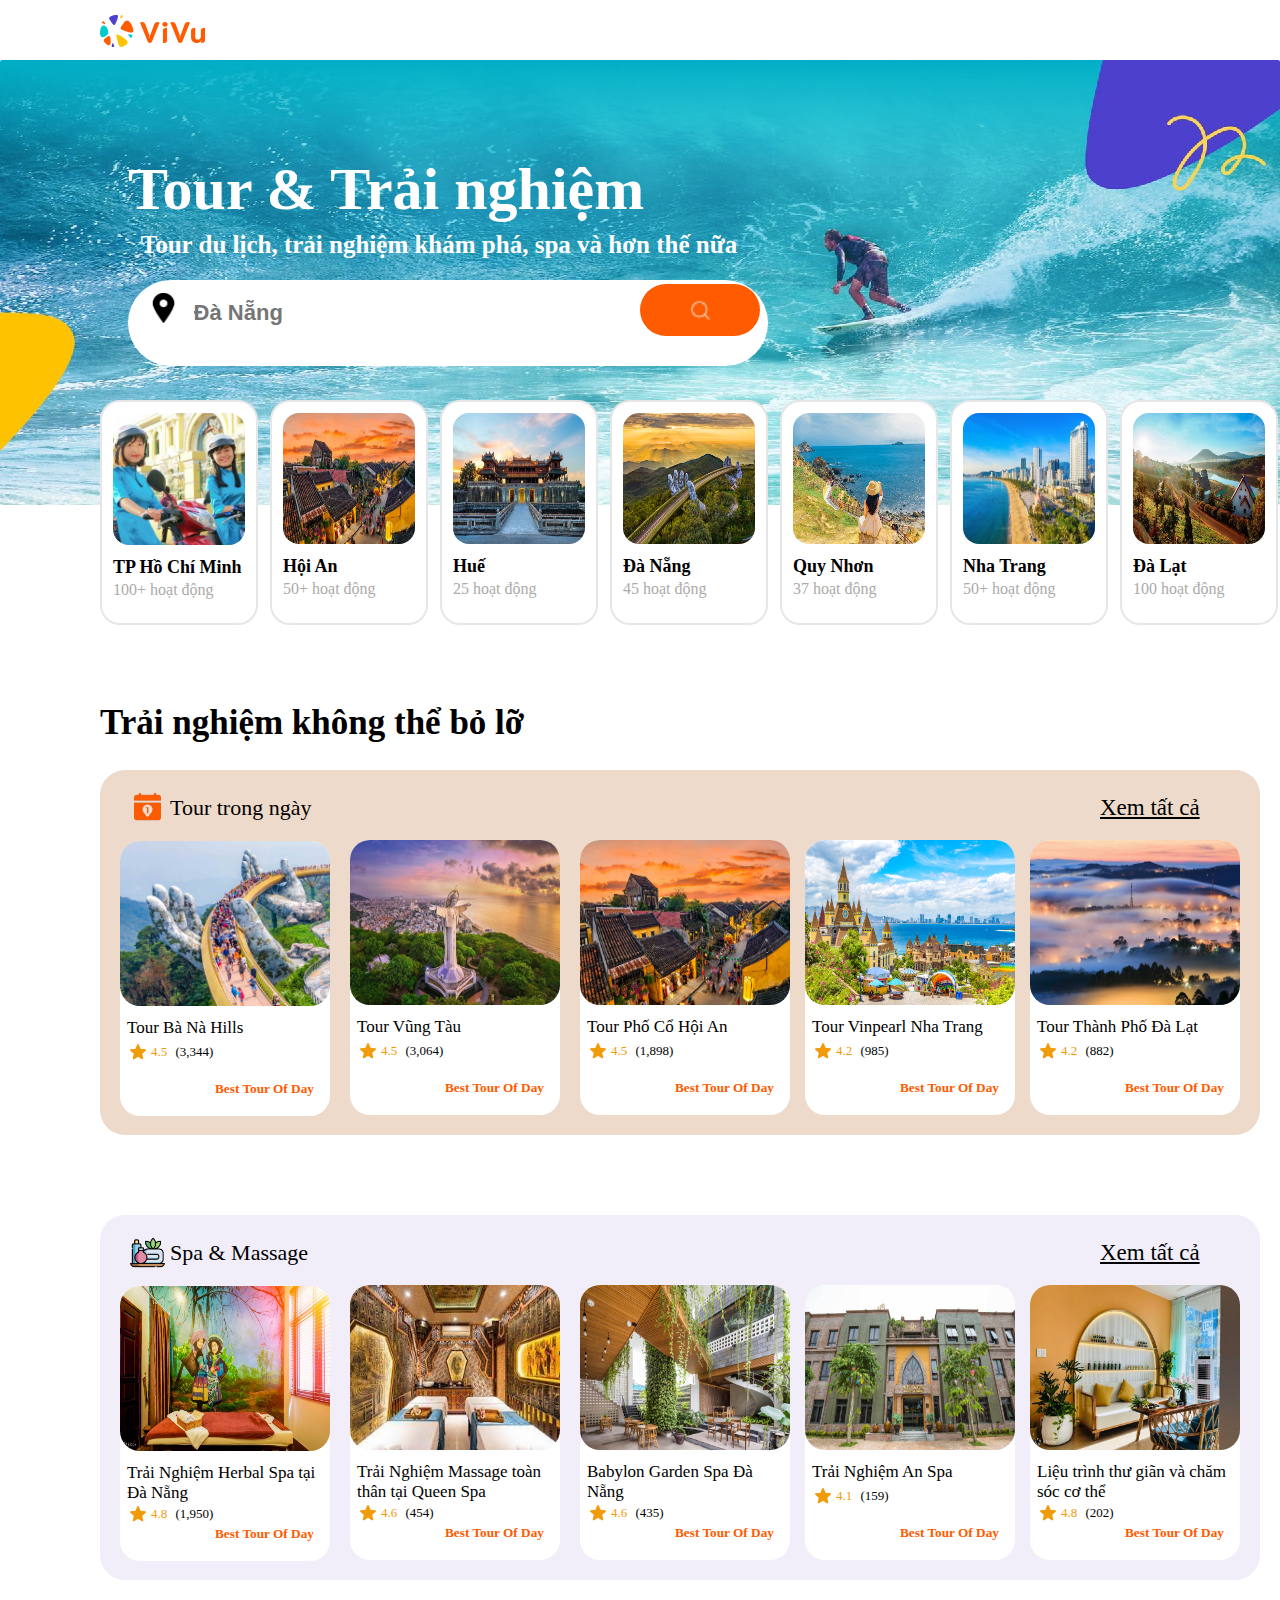
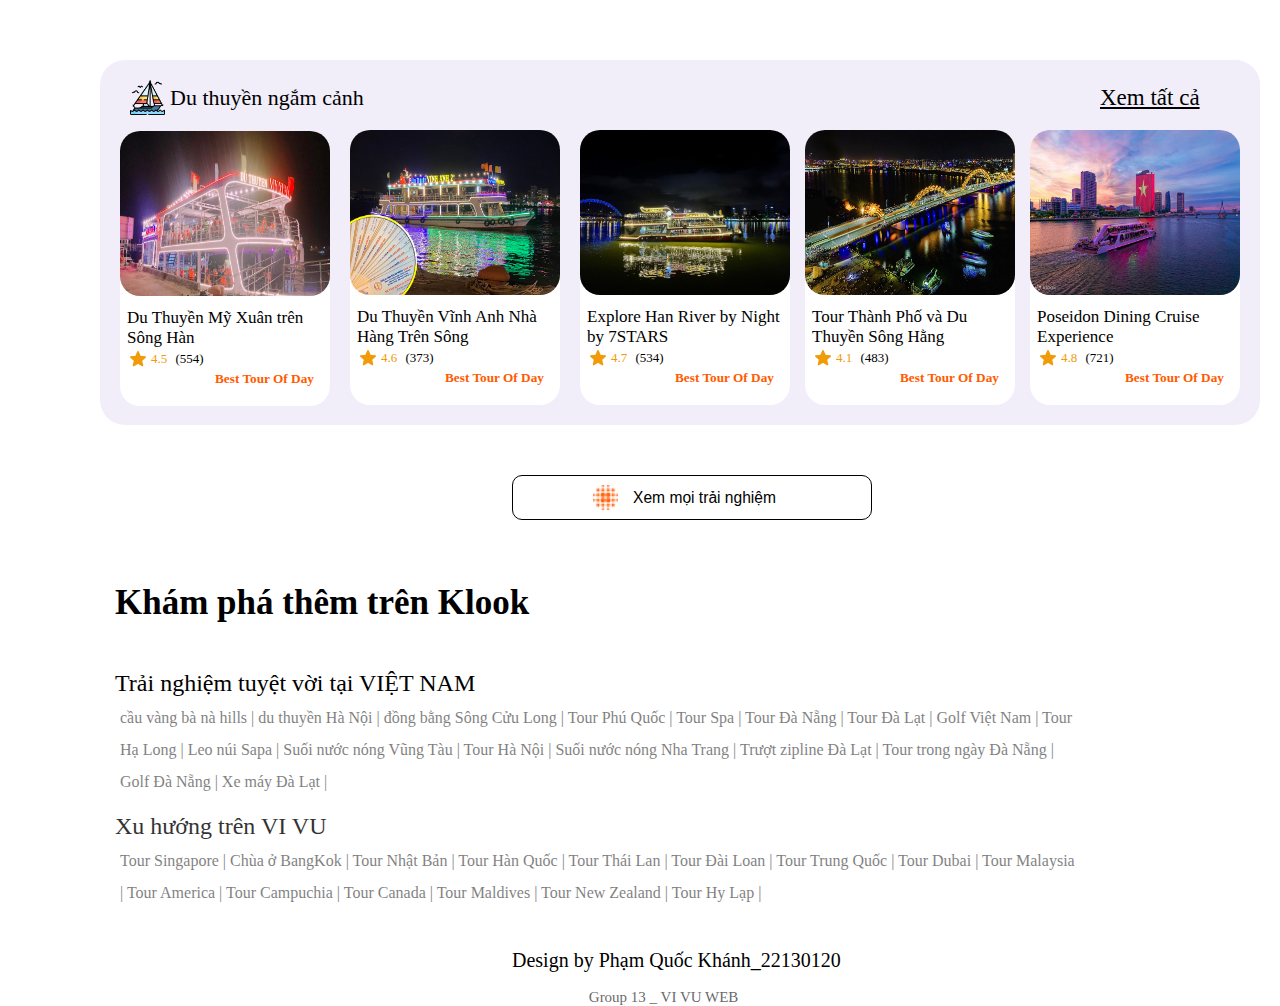
<file: index.html>
<!DOCTYPE html>
<html lang="en">
<head>
    <meta charset="UTF-8">
    <meta name="viewport" content="width=device-width, initial-scale=1.0">
    <title>Tour</title>
    <link rel="stylesheet" href="./assets/css/style.css">
</head>
<body>
    <!-- Header -->
    <div id="total_header">
        <!-- Header-top -->
        <div id="header">
            <div class="header-content">
                <div class="header-left">
                    <a href="index.html"> 
                    <div class="logo" >
                        <svg xmlns="http://www.w3.org/2000/svg" width="115" height="32" viewBox="0 0 115 32">
                            <g id="logo-icon">
                                <path
                                    d="M2.54763 8.36536C3.06015 8.61137 3.59026 8.82129 4.13396 8.99281C5.30016 9.3607 5.46157 9.20603 4.95716 8.16962C4.74383 7.73129 4.50605 7.30996 4.24603 6.9069C3.73787 6.11922 3.39541 5.82966 2.58517 6.51148C2.42393 6.64717 2.27315 6.79368 2.13362 6.94961C1.64432 7.49646 1.65049 7.93473 2.54763 8.36536Z"
                                    fill="#FF5B00"></path>
                                <path
                                    d="M14.1387 30.6133C13.9381 30.042 13.697 29.4846 13.4164 28.9461C12.8147 27.7909 12.5758 27.7861 12.1718 28.948C12.001 29.4393 11.8614 29.9363 11.7525 30.4362C11.5397 31.4131 11.579 31.8893 12.7068 31.9844C12.9312 32.0033 13.1559 32.0062 13.3793 31.9935C14.1627 31.9489 14.4898 31.6134 14.1387 30.6133Z"
                                    fill="#4D40CA"></path>
                                <path
                                    d="M29.9921 22.1916C29.5357 21.6588 29.1166 21.0934 28.739 20.4994C27.9292 19.2255 28.0621 18.9832 29.4582 19.2528C30.0487 19.3668 30.6266 19.5154 31.1899 19.6965C32.2907 20.0503 32.7449 20.3662 32.1901 21.552C32.0797 21.788 31.9531 22.015 31.8116 22.2316C31.3156 22.991 30.7912 23.1243 29.9921 22.1916Z"
                                    fill="#00CBD0"></path>
                                <path
                                    d="M22.4408 1.98794C22.0369 2.33178 21.6084 2.64744 21.1582 2.93187C20.1926 3.54195 20.009 3.44178 20.2133 2.39013C20.2997 1.94537 20.4124 1.50999 20.5496 1.08569C20.8178 0.2565 21.0572 -0.0856586 21.956 0.332238C22.1349 0.4154 22.3069 0.510793 22.4711 0.617347C23.0467 0.991023 23.1477 1.38605 22.4408 1.98794Z"
                                    fill="#FFC200"></path>
                                <path
                                    d="M5.42233 21.2638C0.93364 23.938 -0.367496 20.5653 0.0845712 16.146C0.792365 9.2268 5.42233 9.10795 7.59725 14.0515C8.91167 17.0392 8.41049 19.4836 5.42233 21.2638Z"
                                    fill="#00CBD0"></path>
                                <path
                                    d="M10.6485 26.0616C10.6485 26.811 10.6177 27.5533 10.5574 28.2872C10.4335 29.7926 9.45576 31.049 7.46783 29.7926C6.65317 29.2777 5.88662 28.6937 5.17642 28.0488C3.53171 26.5552 3.11245 25.1077 5.17642 23.3024C5.6975 22.8466 6.23639 22.4107 6.79193 21.9958C9.37625 20.0658 10.3777 21.3717 10.5759 24.0743C10.624 24.7305 10.6485 25.3932 10.6485 26.0616Z"
                                    fill="#FF5B00"></path>
                                <path
                                    d="M25.6517 24.6001C24.0483 23.2415 22.3469 21.9943 20.5596 20.8704C16.726 18.4598 15.9969 18.8556 16.8081 23.0109C17.1512 24.7683 17.5985 26.4886 18.1434 28.1651C19.2081 31.4414 20.1587 32.7933 23.7271 31.1421C24.4373 30.8135 25.1203 30.4366 25.772 30.0156C28.0574 28.5391 28.4584 26.9783 25.6517 24.6001Z"
                                    fill="#FFC200"></path>
                                <path
                                    d="M23.7952 7.67218C23.3049 8.31326 22.8329 8.96882 22.3797 9.6381C19.6944 13.6037 19.9603 13.7517 23.7952 15.4257C25.1767 16.0289 26.5971 16.5603 28.0514 17.0154C33.3695 18.6794 34.1829 16.8212 32.6334 12.2089C32.1916 10.8938 31.5799 9.65613 30.8244 8.52163C28.4711 4.98797 26.5415 4.08062 23.7952 7.67218Z"
                                    fill="#FF5B00"></path>
                                <path
                                    d="M15.4106 0.0412101C14.0773 0.169808 12.7917 0.461057 11.574 0.894807C8.25614 2.07667 8.74808 3.46615 10.576 6.12C10.9533 6.66782 11.3431 7.20642 11.7451 7.73538C13.8749 10.5385 14.4369 11.1585 16.165 7.18391C16.7289 5.88706 17.23 4.55679 17.6646 3.19692C18.4003 0.894806 18.2869 -0.236201 15.4106 0.0412101Z"
                                    fill="#4D40CA"></path>
                            </g>
                            <g id="logo-en"  transform="translate(40, 7)">
                                <path
                                    d="M65 17.9582C65 18.9331 64.6686 19.6838 64.0058 20.2103C63.343 20.7368 62.3589 21 61.0534 21V19.2744C61.3547 18.9624 61.6057 18.6309 61.8066 18.2799L61.5957 18.163C60.3304 20.0543 58.6232 21 56.4742 21C55.47 21 54.5561 20.7758 53.7327 20.3273C52.9092 19.8593 52.2565 19.2159 51.7745 18.3969C51.3125 17.5585 51.0815 16.6128 51.0815 15.5599V8.18942C51.0815 7.35098 51.4129 6.75627 52.0757 6.40529C52.7586 6.03482 53.803 5.84958 55.2089 5.84958V15.2674C55.2089 15.9694 55.4298 16.5251 55.8717 16.9345C56.3135 17.344 56.9562 17.5487 57.7998 17.5487C58.7638 17.5487 59.517 17.2563 60.0592 16.6713C60.6015 16.0669 60.8727 15.2967 60.8727 14.3607V8.18942C60.8727 7.35098 61.204 6.75627 61.8668 6.40529C62.5497 6.03482 63.5941 5.84958 65 5.84958V17.9582Z"
                                    fill="#FF5B00" />
                                <path
                                    d="M40.2125 21C39.128 21 38.4049 20.5223 38.0434 19.5669L30.3913 0.43872C30.6122 0.321728 30.9034 0.224233 31.265 0.146239C31.6466 0.0487459 31.998 0 32.3194 0C34.0466 0 35.1513 0.672703 35.6333 2.01811L39.9715 13.8343L39.2184 15.8231L39.5799 15.9694L44.7616 2.01811C45.2838 0.672703 46.3885 0 48.0756 0C48.3969 0 48.7383 0.0487459 49.0998 0.146239C49.4815 0.224233 49.7827 0.321728 50.0036 0.43872L42.3816 19.5669C42.0201 20.5223 41.2971 21 40.2125 21Z"
                                    fill="#FF5B00" />
                                <path
                                    d="M24.996 4.73816C24.2328 4.73816 23.5901 4.52368 23.0679 4.09471C22.5658 3.64624 22.3148 3.07103 22.3148 2.36908C22.3148 1.66713 22.5658 1.10167 23.0679 0.672703C23.5901 0.224235 24.2328 0 24.996 0C25.7592 0 26.3919 0.224235 26.894 0.672703C27.4162 1.10167 27.6773 1.66713 27.6773 2.36908C27.6773 3.07103 27.4162 3.64624 26.894 4.09471C26.3919 4.52368 25.7592 4.73816 24.996 4.73816ZM22.9173 8.18942C22.9173 7.35098 23.2587 6.75627 23.9416 6.40529C24.6245 6.03482 25.6588 5.84958 27.0446 5.84958V18.6602C27.0446 19.4986 26.7032 20.1031 26.0203 20.4735C25.3374 20.8245 24.3031 21 22.9173 21V8.18942Z"
                                    fill="#FF5B00" />
                                <path
                                    d="M9.82124 21C8.73668 21 8.01365 20.5223 7.65213 19.5669L0 0.43872C0.220928 0.321728 0.51215 0.224233 0.873668 0.146239C1.25527 0.0487459 1.60675 0 1.9281 0C3.65535 0 4.75999 0.672703 5.24201 2.01811L9.58023 13.8343L8.82706 15.8231L9.18858 15.9694L14.3703 2.01811C14.8925 0.672703 15.9972 0 17.6843 0C18.0056 0 18.347 0.0487459 18.7086 0.146239C19.0902 0.224233 19.3914 0.321728 19.6123 0.43872L11.9903 19.5669C11.6288 20.5223 10.9058 21 9.82124 21Z"
                                    fill="#FF5B00" />
                            </g>
                        </svg>
                    </div>
                </a>  
                </div>             
            </div>
        </div>
       
    <!--  -->
    <div id="First_Content">
        <!-- <div class="Picture"> -->
            <img src="./assets/image/image_T_A_vertical_homepage_desktop_2x.jpg" class="img_main">
            <h1>Tour & Trải nghiệm</h1>
            <h2>Tour du lịch, trải nghiệm khám phá, spa và hơn thế nữa</h2>
            <div class="Btn_search">
                <div class="Frame_Find">
                    <img src="./assets/image/location-sign-removebg-preview.png" class="Position">
                    <input type="text" placeholder="Đà Nẵng" class="Input_text">
                    <button class="Nav_btn_search">
                        <img src="./assets/image/magnifying-glass.png" alt="" class="Icon_find">
                    </button>
                </div>   
            </div>
        <!-- </div> -->
         <div class="Nav_Picture">
            <a href="./HCM.html" target="_blank">
                <div class="Nav_p1">
                    <img src="./assets/image/nav1.jpg" alt="">
                    <h3>TP Hồ Chí Minh</h3>
                    <h4>100+ hoạt động</h4>
                </div>
            </a>
            <a href="./HA.html" target="_blank">
                <div class="Nav_p2">
                    <img src="./assets/image/nav2.jpg" alt="">
                    <h3>Hội An</h3>
                    <h4>50+ hoạt động</h4>
                </div>
            </a>
            <a href="./Hue.html" target="_blank">
                <div class="Nav_p3">
                    <img src="./assets/image/nav3.jpg" alt="">
                    <h3>Huế</h3>
                    <h4>25 hoạt động</h4>
                </div>
            </a>
            <a href="./DN.html" target="_blank">
                <div class="Nav_p4">
                    <img src="./assets/image/nav4.jpg" alt="">
                    <h3>Đà Nẵng</h3>
                    <h4>45 hoạt động</h4>
                </div>
            </a>
            <a href="./QN.html" target="_blank">
                <div class="Nav_p5">
                    <img src="./assets/image/nav5.jpg" alt="">
                    <h3>Quy Nhơn</h3>
                    <h4>37 hoạt động</h4>
                </div>
            </a>
            <a href="./NT.html" target="_blank">
                <div class="Nav_p6">
                    <img src="./assets/image/nav6.jpg" alt="">
                    <h3>Nha Trang</h3>
                    <h4>50+ hoạt động</h4>
                </div>
            </a>
            <a href="./DL.html" target="_blank">
                <div class="Nav_p7">
                    <img src="./assets/image/nav7.jpg" alt="">
                    <h3>Đà Lạt</h3>
                    <h4>100 hoạt động</h4>
                </div>
            </a>
        </div>
    </div> 
    <!--  -->
    <div class="Experience">
        <h1>Trải nghiệm không thể bỏ lỡ</h1>
    </div>
    <!--  -->
    <div id="Tour_Day">
        <div class="Title">
            <img src="./assets/image/category_experiences_l2_day_trips_36-removebg-preview.png" >
            <h3>Tour trong ngày</h3>
            <a href="">Xem tất cả</a>
        </div>
        <div class="Content">
         <div class="Nav_Day1">
            <img src="./assets/image/nav_day1.jpg" class="pic">
            <h4>Tour Bà Nà Hills</h4>
            <img src="./assets/image/star.png" class="star">
            <h6>4.5  <span class="nav_rate">(3,344)</span></h6>
            <h5>Best Tour Of Day</h5>
         </div>
         <div class="Nav_Day2">
            <img src="./assets/image/nav_day2.jpg" class="pic">
            <h4>Tour Vũng Tàu</h4>
            <img src="./assets/image/star.png" class="star">
            <h6>4.5  <span class="nav_rate">(3,064)</span></h6>
            <h5>Best Tour Of Day</h5>
         </div>
         <div class="Nav_Day3">
            <img src="./assets/image/nav_day3.jpg" class="pic">
            <h4>Tour Phố Cổ Hội An</h4>
            <img src="./assets/image/star.png" class="star">
            <h6>4.5  <span class="nav_rate">(1,898)</span></h6>
            <h5>Best Tour Of Day</h5>
         </div>
         <div class="Nav_Day4">
            <img src="./assets/image/nav_day4.jpg" class="pic">
            <h4>Tour Vinpearl Nha Trang</h4>
            <img src="./assets/image/star.png" class="star">
            <h6>4.2  <span class="nav_rate">(985)</span></h6>
            <h5>Best Tour Of Day</h5>
         </div>
         <div class="Nav_Day5">
            <img src="./assets/image/nav_day5.jpg" class="pic">
            <h4>Tour Thành Phố Đà Lạt</h4>
            <img src="./assets/image/star.png" class="star">
            <h6>4.2  <span class="nav_rate">(882)</span></h6>
            <h5>Best Tour Of Day</h5>
         </div>
        </div>
    </div>
    <!--  -->
    <div id="Spa_Massage">
        <div class="Title">
            <img src="./assets/image/massage.png" >
            <h3>Spa & Massage</h3>
            <a href="">Xem tất cả</a>
        </div>
        <div class="Content">
         <div class="Nav_Day1">
            <img src="./assets/image/nav_spa1.jpg" class="pic">
            <h4>Trải Nghiệm Herbal Spa tại Đà Nẵng</h4>
            <img src="./assets/image/star.png" class="star">
            <h6>4.8  <span class="nav_rate">(1,950)</span></h6>
            <h5>Best Tour Of Day</h5>
         </div>
         <div class="Nav_Day2">
            <img src="./assets/image/nav_spa2.jpg" class="pic">
            <h4>Trải Nghiệm Massage toàn thân tại Queen Spa</h4>
            <img src="./assets/image/star.png" class="star">
            <h6>4.6  <span class="nav_rate">(454)</span></h6>
            <h5>Best Tour Of Day</h5>
         </div>
         <div class="Nav_Day3">
            <img src="./assets/image/nav_spa3.jpg" class="pic">
            <h4>Babylon Garden Spa Đà Nẵng</h4>
            <img src="./assets/image/star.png" class="star">
            <h6>4.6  <span class="nav_rate">(435)</span></h6>
            <h5>Best Tour Of Day</h5>
         </div>
         <div class="Nav_Day4">
            <img src="./assets/image/nav_spa4.jpg" class="pic">
            <h4>Trải Nghiệm An Spa</h4>
            <img src="./assets/image/star.png" class="star">
            <h6>4.1  <span class="nav_rate">(159)</span></h6>
            <h5>Best Tour Of Day</h5>
         </div>
         <div class="Nav_Day5">
            <img src="./assets/image/nav_spa5.jpg" class="pic">
            <h4>Liệu trình thư giãn và chăm sóc cơ thể</h4>
            <img src="./assets/image/star.png" class="star">
            <h6>4.8  <span class="nav_rate">(202)</span></h6>
            <h5>Best Tour Of Day</h5>
         </div>
        </div>
    </div>
    <!--  -->
    <div id="Yatch">
        <div class="Title">
            <img src="./assets/image/sailboat.png" >
            <h3>Du thuyền ngắm cảnh</h3>
            <a href="">Xem tất cả</a>
        </div>
        <div class="Content">
         <div class="Nav_Day1">
            <img src="./assets/image/nav_yatch1.jpg" class="pic">
            <h4>Du Thuyền Mỹ Xuân trên Sông Hàn</h4>
            <img src="./assets/image/star.png" class="star">
            <h6>4.5  <span class="nav_rate">(554)</span></h6>
            <h5>Best Tour Of Day</h5>
         </div>
         <div class="Nav_Day2">
            <img src="./assets/image/nav_yatch2.jpg" class="pic">
            <h4>Du Thuyền Vĩnh Anh Nhà Hàng Trên Sông</h4>
            <img src="./assets/image/star.png" class="star">
            <h6>4.6  <span class="nav_rate">(373)</span></h6>
            <h5>Best Tour Of Day</h5>
         </div>
         <div class="Nav_Day3">
            <img src="./assets/image/nav_yatch4.jpg" class="pic">
            <h4>Explore Han River by Night by 7STARS</h4>
            <img src="./assets/image/star.png" class="star">
            <h6>4.7  <span class="nav_rate">(534)</span></h6>
            <h5>Best Tour Of Day</h5>
         </div>
         <div class="Nav_Day4">
            <img src="./assets/image/nav_yatch3.jpg" class="pic">
            <h4>Tour Thành Phố và Du Thuyền Sông Hằng</h4>
            <img src="./assets/image/star.png" class="star">
            <h6>4.1  <span class="nav_rate">(483)</span></h6>
            <h5>Best Tour Of Day</h5>
         </div>
         <div class="Nav_Day5">
            <img src="./assets/image/nav_yatch5.jpg" class="pic">
            <h4>Poseidon Dining Cruise Experience</h4>
            <img src="./assets/image/star.png" class="star">
            <h6>4.8  <span class="nav_rate">(721)</span></h6>
            <h5>Best Tour Of Day</h5>
         </div>
        </div>
    </div>

    <!--  -->
    <div id="See_More">
        <button>
            <img src="./assets/image/blur.png" class="menu">
            <h3>Xem mọi trải nghiệm </h3>
        </button>
    </div>
    <!--  -->
    <div id="Discover">
        <div class="title">
            <h1>Khám phá thêm trên Klook</h1>
        </div>
        <div class="title2">
            <h4>Trải nghiệm tuyệt vời tại VIỆT NAM</h4>
        </div>
        <div class="experince_VietNam">
            <a href="">cầu vàng bà nà hills | </a>
            <a href="">du thuyền Hà Nội | </a>
            <a href="">đồng bằng Sông Cửu Long | </a>
            <a href="">Tour Phú Quốc | </a>
            <a href="">Tour Spa | </a>
            <a href="">Tour Đà Nẵng | </a>
            <a href="">Tour Đà Lạt | </a>
            <a href=""> Golf Việt Nam | </a>
            <a href="">Tour Hạ Long | </a>
            <a href="">Leo núi Sapa | </a>
            <a href="">Suối nước nóng Vũng Tàu | </a>
            <a href="">Tour Hà Nội | </a>
            <a href=""> Suối nước nóng Nha Trang | </a>
            <a href="">Trượt zipline Đà Lạt | </a>
            <a href="">Tour trong ngày Đà Nẵng | </a>
            <a href=""> Golf Đà Nẵng | </a>
            <a href="">Xe máy Đà Lạt | </a>
        </div>
        <div class="title3">
            <h4>Xu hướng trên VI VU</h4>
        </div>
        <div class="trend">
            <a href="">Tour Singapore | </a>
            <a href="">Chùa ở BangKok | </a>
            <a href="">Tour Nhật Bản | </a>
            <a href="">Tour Hàn Quốc | </a>
            <a href="">Tour Thái Lan | </a>
            <a href="">Tour Đài Loan | </a>
            <a href="">Tour Trung Quốc | </a>
            <a href="">Tour Dubai | </a>
            <a href="">Tour Malaysia | </a>
            <a href="">Tour America | </a>
            <a href="">Tour Campuchia | </a>
            <a href="">Tour Canada | </a>
            <a href="">Tour Maldives | </a>
            <a href="">Tour New Zealand | </a>
            <a href="">Tour Hy Lạp | </a>
        </div>
    </div>
    <div id="Footer">
        <h3>Design by Phạm Quốc Khánh_22130120</h3>
        <h4>Group 13 _ VI VU WEB</h4>
       
    </div>
</body>
</html>
</file>
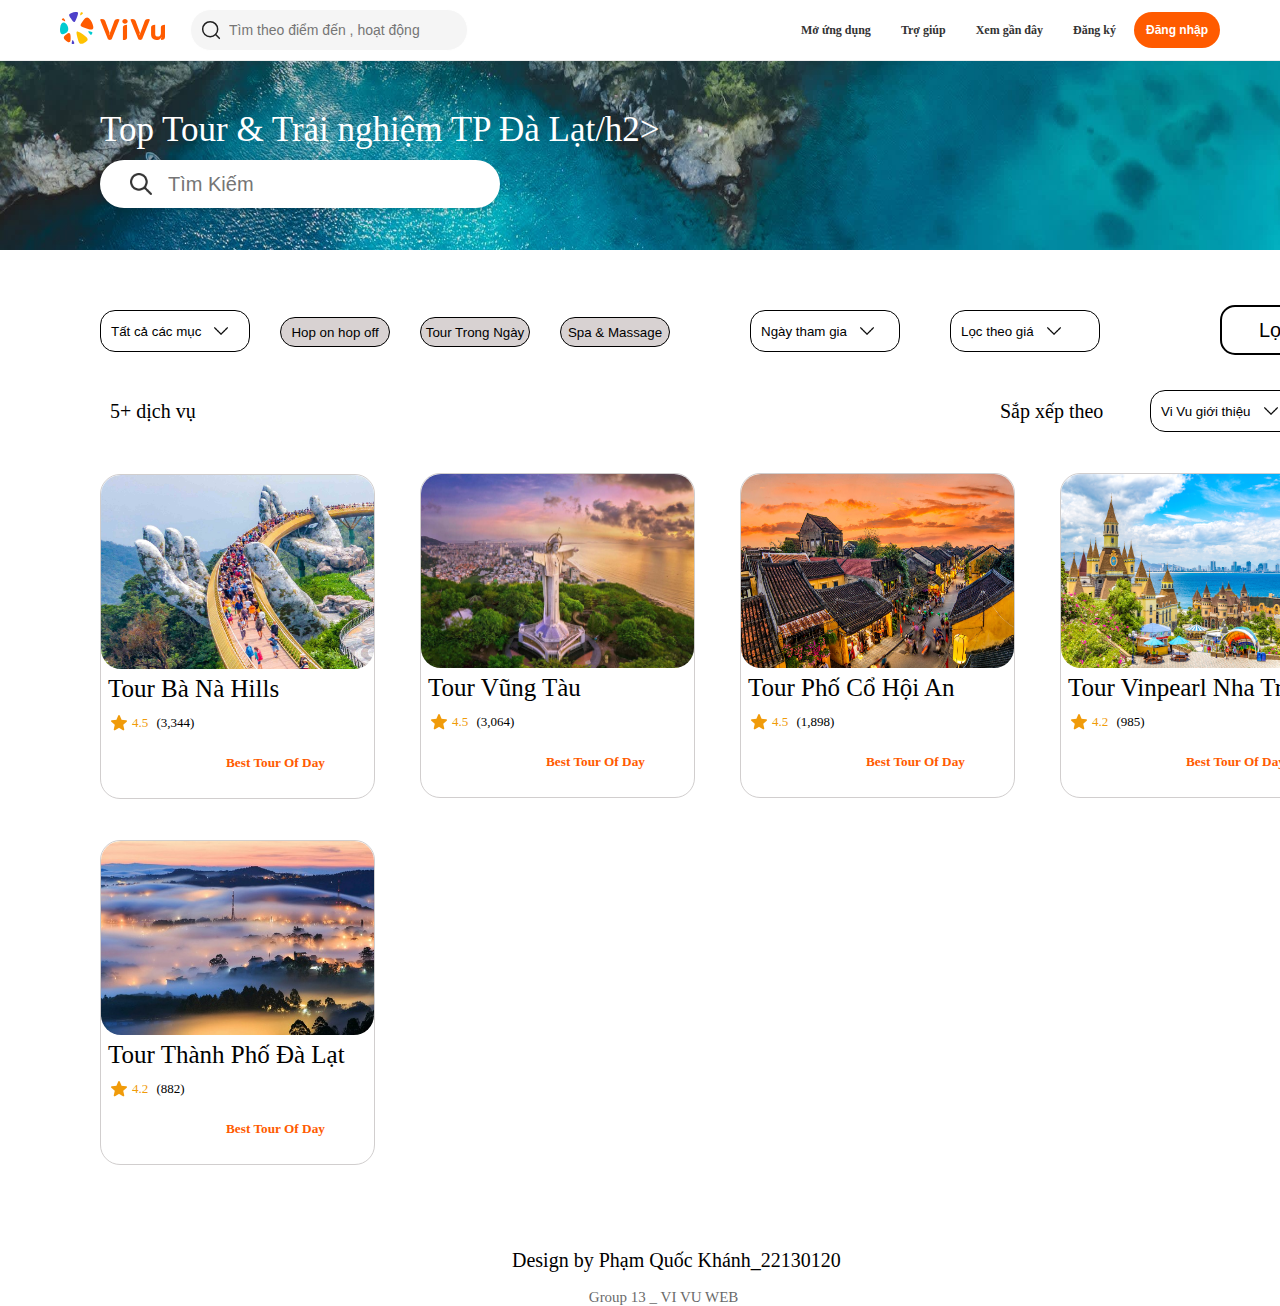
<file: DL.html>
<!DOCTYPE html>
<html lang="en">
<head>
    <meta charset="UTF-8">
    <meta name="viewport" content="width=device-width, initial-scale=1.0">
    <title>HCM_VI_VU_WEB</title>
    <link rel="stylesheet" href="./assets/css/DL.css">
</head>
<body>
     <!-- Header -->
     <div id="total_header">
        <!-- Header-top -->
        <div id="header">
            <div class="header-content">
                <div class="header-left">
                    <a href="index.html"> 
                    <div class="logo" >
                        <svg xmlns="http://www.w3.org/2000/svg" width="115" height="32" viewBox="0 0 115 32">
                            <g id="logo-icon">
                                <path
                                    d="M2.54763 8.36536C3.06015 8.61137 3.59026 8.82129 4.13396 8.99281C5.30016 9.3607 5.46157 9.20603 4.95716 8.16962C4.74383 7.73129 4.50605 7.30996 4.24603 6.9069C3.73787 6.11922 3.39541 5.82966 2.58517 6.51148C2.42393 6.64717 2.27315 6.79368 2.13362 6.94961C1.64432 7.49646 1.65049 7.93473 2.54763 8.36536Z"
                                    fill="#FF5B00"></path>
                                <path
                                    d="M14.1387 30.6133C13.9381 30.042 13.697 29.4846 13.4164 28.9461C12.8147 27.7909 12.5758 27.7861 12.1718 28.948C12.001 29.4393 11.8614 29.9363 11.7525 30.4362C11.5397 31.4131 11.579 31.8893 12.7068 31.9844C12.9312 32.0033 13.1559 32.0062 13.3793 31.9935C14.1627 31.9489 14.4898 31.6134 14.1387 30.6133Z"
                                    fill="#4D40CA"></path>
                                <path
                                    d="M29.9921 22.1916C29.5357 21.6588 29.1166 21.0934 28.739 20.4994C27.9292 19.2255 28.0621 18.9832 29.4582 19.2528C30.0487 19.3668 30.6266 19.5154 31.1899 19.6965C32.2907 20.0503 32.7449 20.3662 32.1901 21.552C32.0797 21.788 31.9531 22.015 31.8116 22.2316C31.3156 22.991 30.7912 23.1243 29.9921 22.1916Z"
                                    fill="#00CBD0"></path>
                                <path
                                    d="M22.4408 1.98794C22.0369 2.33178 21.6084 2.64744 21.1582 2.93187C20.1926 3.54195 20.009 3.44178 20.2133 2.39013C20.2997 1.94537 20.4124 1.50999 20.5496 1.08569C20.8178 0.2565 21.0572 -0.0856586 21.956 0.332238C22.1349 0.4154 22.3069 0.510793 22.4711 0.617347C23.0467 0.991023 23.1477 1.38605 22.4408 1.98794Z"
                                    fill="#FFC200"></path>
                                <path
                                    d="M5.42233 21.2638C0.93364 23.938 -0.367496 20.5653 0.0845712 16.146C0.792365 9.2268 5.42233 9.10795 7.59725 14.0515C8.91167 17.0392 8.41049 19.4836 5.42233 21.2638Z"
                                    fill="#00CBD0"></path>
                                <path
                                    d="M10.6485 26.0616C10.6485 26.811 10.6177 27.5533 10.5574 28.2872C10.4335 29.7926 9.45576 31.049 7.46783 29.7926C6.65317 29.2777 5.88662 28.6937 5.17642 28.0488C3.53171 26.5552 3.11245 25.1077 5.17642 23.3024C5.6975 22.8466 6.23639 22.4107 6.79193 21.9958C9.37625 20.0658 10.3777 21.3717 10.5759 24.0743C10.624 24.7305 10.6485 25.3932 10.6485 26.0616Z"
                                    fill="#FF5B00"></path>
                                <path
                                    d="M25.6517 24.6001C24.0483 23.2415 22.3469 21.9943 20.5596 20.8704C16.726 18.4598 15.9969 18.8556 16.8081 23.0109C17.1512 24.7683 17.5985 26.4886 18.1434 28.1651C19.2081 31.4414 20.1587 32.7933 23.7271 31.1421C24.4373 30.8135 25.1203 30.4366 25.772 30.0156C28.0574 28.5391 28.4584 26.9783 25.6517 24.6001Z"
                                    fill="#FFC200"></path>
                                <path
                                    d="M23.7952 7.67218C23.3049 8.31326 22.8329 8.96882 22.3797 9.6381C19.6944 13.6037 19.9603 13.7517 23.7952 15.4257C25.1767 16.0289 26.5971 16.5603 28.0514 17.0154C33.3695 18.6794 34.1829 16.8212 32.6334 12.2089C32.1916 10.8938 31.5799 9.65613 30.8244 8.52163C28.4711 4.98797 26.5415 4.08062 23.7952 7.67218Z"
                                    fill="#FF5B00"></path>
                                <path
                                    d="M15.4106 0.0412101C14.0773 0.169808 12.7917 0.461057 11.574 0.894807C8.25614 2.07667 8.74808 3.46615 10.576 6.12C10.9533 6.66782 11.3431 7.20642 11.7451 7.73538C13.8749 10.5385 14.4369 11.1585 16.165 7.18391C16.7289 5.88706 17.23 4.55679 17.6646 3.19692C18.4003 0.894806 18.2869 -0.236201 15.4106 0.0412101Z"
                                    fill="#4D40CA"></path>
                            </g>
                            <g id="logo-en"  transform="translate(40, 7)">
                                <path
                                    d="M65 17.9582C65 18.9331 64.6686 19.6838 64.0058 20.2103C63.343 20.7368 62.3589 21 61.0534 21V19.2744C61.3547 18.9624 61.6057 18.6309 61.8066 18.2799L61.5957 18.163C60.3304 20.0543 58.6232 21 56.4742 21C55.47 21 54.5561 20.7758 53.7327 20.3273C52.9092 19.8593 52.2565 19.2159 51.7745 18.3969C51.3125 17.5585 51.0815 16.6128 51.0815 15.5599V8.18942C51.0815 7.35098 51.4129 6.75627 52.0757 6.40529C52.7586 6.03482 53.803 5.84958 55.2089 5.84958V15.2674C55.2089 15.9694 55.4298 16.5251 55.8717 16.9345C56.3135 17.344 56.9562 17.5487 57.7998 17.5487C58.7638 17.5487 59.517 17.2563 60.0592 16.6713C60.6015 16.0669 60.8727 15.2967 60.8727 14.3607V8.18942C60.8727 7.35098 61.204 6.75627 61.8668 6.40529C62.5497 6.03482 63.5941 5.84958 65 5.84958V17.9582Z"
                                    fill="#FF5B00" />
                                <path
                                    d="M40.2125 21C39.128 21 38.4049 20.5223 38.0434 19.5669L30.3913 0.43872C30.6122 0.321728 30.9034 0.224233 31.265 0.146239C31.6466 0.0487459 31.998 0 32.3194 0C34.0466 0 35.1513 0.672703 35.6333 2.01811L39.9715 13.8343L39.2184 15.8231L39.5799 15.9694L44.7616 2.01811C45.2838 0.672703 46.3885 0 48.0756 0C48.3969 0 48.7383 0.0487459 49.0998 0.146239C49.4815 0.224233 49.7827 0.321728 50.0036 0.43872L42.3816 19.5669C42.0201 20.5223 41.2971 21 40.2125 21Z"
                                    fill="#FF5B00" />
                                <path
                                    d="M24.996 4.73816C24.2328 4.73816 23.5901 4.52368 23.0679 4.09471C22.5658 3.64624 22.3148 3.07103 22.3148 2.36908C22.3148 1.66713 22.5658 1.10167 23.0679 0.672703C23.5901 0.224235 24.2328 0 24.996 0C25.7592 0 26.3919 0.224235 26.894 0.672703C27.4162 1.10167 27.6773 1.66713 27.6773 2.36908C27.6773 3.07103 27.4162 3.64624 26.894 4.09471C26.3919 4.52368 25.7592 4.73816 24.996 4.73816ZM22.9173 8.18942C22.9173 7.35098 23.2587 6.75627 23.9416 6.40529C24.6245 6.03482 25.6588 5.84958 27.0446 5.84958V18.6602C27.0446 19.4986 26.7032 20.1031 26.0203 20.4735C25.3374 20.8245 24.3031 21 22.9173 21V8.18942Z"
                                    fill="#FF5B00" />
                                <path
                                    d="M9.82124 21C8.73668 21 8.01365 20.5223 7.65213 19.5669L0 0.43872C0.220928 0.321728 0.51215 0.224233 0.873668 0.146239C1.25527 0.0487459 1.60675 0 1.9281 0C3.65535 0 4.75999 0.672703 5.24201 2.01811L9.58023 13.8343L8.82706 15.8231L9.18858 15.9694L14.3703 2.01811C14.8925 0.672703 15.9972 0 17.6843 0C18.0056 0 18.347 0.0487459 18.7086 0.146239C19.0902 0.224233 19.3914 0.321728 19.6123 0.43872L11.9903 19.5669C11.6288 20.5223 10.9058 21 9.82124 21Z"
                                    fill="#FF5B00" />
                            </g>
                        </svg>
                    </div>
                </a>

                    <div class="search">
                        <svg class="search-icon" width="20" height="20" viewBox="0 0 48 48" fill="none">
                            <circle cx="22" cy="22" r="18" stroke="#212121" stroke-width="3.6"></circle>
                            <path d="M35 35L44 44" stroke="#212121" stroke-width="3.6" stroke-linecap="round"></path>
                        </svg>
                        <input class="search-input" type="text" placeholder="Tìm theo điểm đến , hoạt động">
                    </div>
                </div>
                <div class="header-right">
                    <div class="menu">
                        <div class="menu-item">
                            <p>
                                Mở ứng dụng
                            </p>
                        </div>
                        <div class="menu-item">
                            <p>
                                Trợ giúp
                            </p>
                        </div>
                        <div class="menu-item">
                            <p>
                                Xem gần đây
                            </p>
                        </div>
                        <div class="menu-item">
                            <p>
                                Đăng ký
                            </p>
                        </div>
                        <div class="">
                            <button class="login-btn">Đăng nhập</button>
                        </div>
                    </div>
                </div>
            </div>
        </div>
     </div>

        <!-- Content -->
        <div id="First_Content">
            <img src="./assets/image/img_tna_activity_list_hero_desktop_2x.jpg" >
            <div class="Title">
               <h2>Top Tour & Trải nghiệm TP Đà Lạt/h2>
            </div>
            <div class="Input">
                <img src="./assets/image/search.png" class="Icon_find">
                <input type="text" placeholder="Tìm Kiếm" class="Input_text">
            </div>
        </div>
        <!-- Second Content -->
        <div id="Second_Content">
            <div class="Nav_1">
                <button class="dropdown-btn">Tất cả các mục
                    <img src="./assets/image/down-arrow.png" class="down">
                </button>
                <div class="dropdown-content">
                  <a href="">Tour</a>
                  <a href="">Spa & Massage</a>
                  <a href="">Yatch</a>
                  <a href="">Discount</a>
                </div>
            </div>
            <div class="Nav_2">
                <button>Hop on hop off</button>
            </div>
            <div class="Nav_3">
                <button>Tour Trong Ngày</button>
            </div>
            <div class="Nav_4">
                <button>Spa & Massage</button>
            </div>
            <div class="Nav_5">
                <button class="dropdown-btn1">Ngày tham gia
                    <img src="./assets/image/down-arrow.png" class="down1">
                </button>
                <div class="dropdown-content1">
                  <a href="">01/01/2024</a>
                  <a href="">02/01/2024</a>
                  <a href="">03/01/2024</a>
                  <a href="">04/01/2024</a>
                </div>  
            </div>
            <div class="Nav_6">
                <button class="dropdown-btn2">Lọc theo giá
                    <img src="./assets/image/down-arrow.png" class="down2">
                </button>
                <div class="dropdown-content2">
                  <a href="">Nhỏ hơn 2.0000.000</a>
                  <a href="">Nhỏ hơn 5.0000.000</a>
                  <a href="">Nhỏ hơn 10.0000.000</a>
                  <a href="">Nhỏ hơn 20.0000.000</a>
                </div>  
            </div>
            <div class="Nav_7">
                <button>Lọc</button>
            </div>

        </div>
        <div id="Second2">
            <div class="Title1">
                <h5>5+ dịch vụ</h5>
            </div>
            <div class="Title2">
                <h5>Sắp xếp theo</h5>
            </div>
            <div class="Title3">
                <button class="dropdown-btn3">Vi Vu giới thiệu
                    <img src="./assets/image/down-arrow.png" class="down3">
                </button>
                <div class="dropdown-content3">
                  <a href="">Bán chạy</a>
                  <a href="">Đánh giá cao nhất</a>
                  <a href="">Giá (Thấp đến cao)</a>
                  <a href="">Dịch vụ nổi bật</a>
                </div>  
            </div>
        </div>
        <!-- Main -->
         <div id="Main">
            <div class="Ct">
                <div class="Nav_Day1">
                   <img src="./assets/image/nav_day1.jpg" class="pic">
                   <h4>Tour Bà Nà Hills</h4>
                   <img src="./assets/image/star.png" class="star">
                   <h6>4.5  <span class="nav_rate">(3,344)</span></h6>
                   <h5>Best Tour Of Day</h5>
                </div> 
                <div class="Nav_Day2">
                   <img src="./assets/image/nav_day2.jpg" class="pic">
                   <h4>Tour Vũng Tàu</h4>
                   <img src="./assets/image/star.png" class="star">
                   <h6>4.5  <span class="nav_rate">(3,064)</span></h6>
                   <h5>Best Tour Of Day</h5>
                </div>
                <div class="Nav_Day3">
                   <img src="./assets/image/nav_day3.jpg" class="pic">
                   <h4>Tour Phố Cổ Hội An</h4>
                   <img src="./assets/image/star.png" class="star">
                   <h6>4.5  <span class="nav_rate">(1,898)</span></h6>
                   <h5>Best Tour Of Day</h5>
                </div>
                <div class="Nav_Day4">
                   <img src="./assets/image/nav_day4.jpg" class="pic">
                   <h4>Tour Vinpearl Nha Trang</h4>
                   <img src="./assets/image/star.png" class="star">
                   <h6>4.2  <span class="nav_rate">(985)</span></h6>
                   <h5>Best Tour Of Day</h5>
                </div>
                <div class="Nav_Day5">
                   <img src="./assets/image/nav_day5.jpg" class="pic">
                   <h4>Tour Thành Phố Đà Lạt</h4>
                   <img src="./assets/image/star.png" class="star">
                   <h6>4.2  <span class="nav_rate">(882)</span></h6>
                   <h5>Best Tour Of Day</h5>
                </div>
               </div>
        </div>
         <!--Footer  -->
         <div id="Footer">
            <h3>Design by Phạm Quốc Khánh_22130120</h3>
            <h4>Group 13 _ VI VU WEB</h4>
           
        </div>
</body>
</html>
</file>
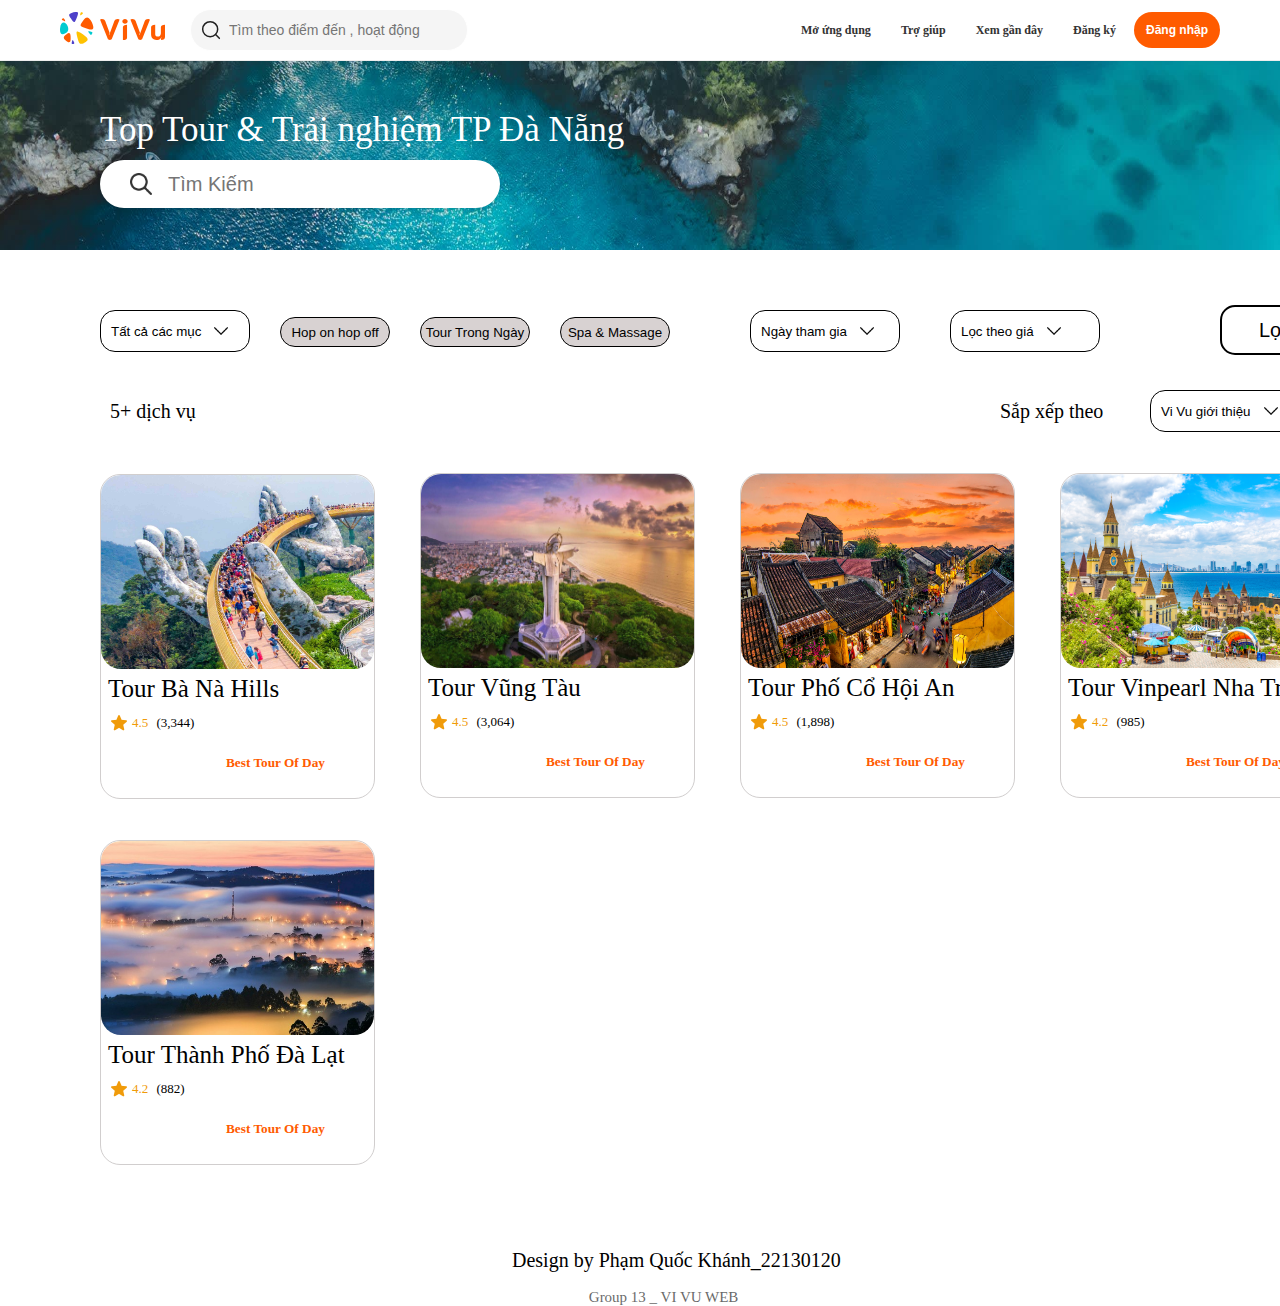
<file: DN.html>
<!DOCTYPE html>
<html lang="en">
<head>
    <meta charset="UTF-8">
    <meta name="viewport" content="width=device-width, initial-scale=1.0">
    <title>HCM_VI_VU_WEB</title>
    <link rel="stylesheet" href="./assets/css/DN.css">
</head>
<body>
     <!-- Header -->
     <div id="total_header">
        <!-- Header-top -->
        <div id="header">
            <div class="header-content">
                <div class="header-left">
                    <a href="index.html"> 
                    <div class="logo" >
                        <svg xmlns="http://www.w3.org/2000/svg" width="115" height="32" viewBox="0 0 115 32">
                            <g id="logo-icon">
                                <path
                                    d="M2.54763 8.36536C3.06015 8.61137 3.59026 8.82129 4.13396 8.99281C5.30016 9.3607 5.46157 9.20603 4.95716 8.16962C4.74383 7.73129 4.50605 7.30996 4.24603 6.9069C3.73787 6.11922 3.39541 5.82966 2.58517 6.51148C2.42393 6.64717 2.27315 6.79368 2.13362 6.94961C1.64432 7.49646 1.65049 7.93473 2.54763 8.36536Z"
                                    fill="#FF5B00"></path>
                                <path
                                    d="M14.1387 30.6133C13.9381 30.042 13.697 29.4846 13.4164 28.9461C12.8147 27.7909 12.5758 27.7861 12.1718 28.948C12.001 29.4393 11.8614 29.9363 11.7525 30.4362C11.5397 31.4131 11.579 31.8893 12.7068 31.9844C12.9312 32.0033 13.1559 32.0062 13.3793 31.9935C14.1627 31.9489 14.4898 31.6134 14.1387 30.6133Z"
                                    fill="#4D40CA"></path>
                                <path
                                    d="M29.9921 22.1916C29.5357 21.6588 29.1166 21.0934 28.739 20.4994C27.9292 19.2255 28.0621 18.9832 29.4582 19.2528C30.0487 19.3668 30.6266 19.5154 31.1899 19.6965C32.2907 20.0503 32.7449 20.3662 32.1901 21.552C32.0797 21.788 31.9531 22.015 31.8116 22.2316C31.3156 22.991 30.7912 23.1243 29.9921 22.1916Z"
                                    fill="#00CBD0"></path>
                                <path
                                    d="M22.4408 1.98794C22.0369 2.33178 21.6084 2.64744 21.1582 2.93187C20.1926 3.54195 20.009 3.44178 20.2133 2.39013C20.2997 1.94537 20.4124 1.50999 20.5496 1.08569C20.8178 0.2565 21.0572 -0.0856586 21.956 0.332238C22.1349 0.4154 22.3069 0.510793 22.4711 0.617347C23.0467 0.991023 23.1477 1.38605 22.4408 1.98794Z"
                                    fill="#FFC200"></path>
                                <path
                                    d="M5.42233 21.2638C0.93364 23.938 -0.367496 20.5653 0.0845712 16.146C0.792365 9.2268 5.42233 9.10795 7.59725 14.0515C8.91167 17.0392 8.41049 19.4836 5.42233 21.2638Z"
                                    fill="#00CBD0"></path>
                                <path
                                    d="M10.6485 26.0616C10.6485 26.811 10.6177 27.5533 10.5574 28.2872C10.4335 29.7926 9.45576 31.049 7.46783 29.7926C6.65317 29.2777 5.88662 28.6937 5.17642 28.0488C3.53171 26.5552 3.11245 25.1077 5.17642 23.3024C5.6975 22.8466 6.23639 22.4107 6.79193 21.9958C9.37625 20.0658 10.3777 21.3717 10.5759 24.0743C10.624 24.7305 10.6485 25.3932 10.6485 26.0616Z"
                                    fill="#FF5B00"></path>
                                <path
                                    d="M25.6517 24.6001C24.0483 23.2415 22.3469 21.9943 20.5596 20.8704C16.726 18.4598 15.9969 18.8556 16.8081 23.0109C17.1512 24.7683 17.5985 26.4886 18.1434 28.1651C19.2081 31.4414 20.1587 32.7933 23.7271 31.1421C24.4373 30.8135 25.1203 30.4366 25.772 30.0156C28.0574 28.5391 28.4584 26.9783 25.6517 24.6001Z"
                                    fill="#FFC200"></path>
                                <path
                                    d="M23.7952 7.67218C23.3049 8.31326 22.8329 8.96882 22.3797 9.6381C19.6944 13.6037 19.9603 13.7517 23.7952 15.4257C25.1767 16.0289 26.5971 16.5603 28.0514 17.0154C33.3695 18.6794 34.1829 16.8212 32.6334 12.2089C32.1916 10.8938 31.5799 9.65613 30.8244 8.52163C28.4711 4.98797 26.5415 4.08062 23.7952 7.67218Z"
                                    fill="#FF5B00"></path>
                                <path
                                    d="M15.4106 0.0412101C14.0773 0.169808 12.7917 0.461057 11.574 0.894807C8.25614 2.07667 8.74808 3.46615 10.576 6.12C10.9533 6.66782 11.3431 7.20642 11.7451 7.73538C13.8749 10.5385 14.4369 11.1585 16.165 7.18391C16.7289 5.88706 17.23 4.55679 17.6646 3.19692C18.4003 0.894806 18.2869 -0.236201 15.4106 0.0412101Z"
                                    fill="#4D40CA"></path>
                            </g>
                            <g id="logo-en"  transform="translate(40, 7)">
                                <path
                                    d="M65 17.9582C65 18.9331 64.6686 19.6838 64.0058 20.2103C63.343 20.7368 62.3589 21 61.0534 21V19.2744C61.3547 18.9624 61.6057 18.6309 61.8066 18.2799L61.5957 18.163C60.3304 20.0543 58.6232 21 56.4742 21C55.47 21 54.5561 20.7758 53.7327 20.3273C52.9092 19.8593 52.2565 19.2159 51.7745 18.3969C51.3125 17.5585 51.0815 16.6128 51.0815 15.5599V8.18942C51.0815 7.35098 51.4129 6.75627 52.0757 6.40529C52.7586 6.03482 53.803 5.84958 55.2089 5.84958V15.2674C55.2089 15.9694 55.4298 16.5251 55.8717 16.9345C56.3135 17.344 56.9562 17.5487 57.7998 17.5487C58.7638 17.5487 59.517 17.2563 60.0592 16.6713C60.6015 16.0669 60.8727 15.2967 60.8727 14.3607V8.18942C60.8727 7.35098 61.204 6.75627 61.8668 6.40529C62.5497 6.03482 63.5941 5.84958 65 5.84958V17.9582Z"
                                    fill="#FF5B00" />
                                <path
                                    d="M40.2125 21C39.128 21 38.4049 20.5223 38.0434 19.5669L30.3913 0.43872C30.6122 0.321728 30.9034 0.224233 31.265 0.146239C31.6466 0.0487459 31.998 0 32.3194 0C34.0466 0 35.1513 0.672703 35.6333 2.01811L39.9715 13.8343L39.2184 15.8231L39.5799 15.9694L44.7616 2.01811C45.2838 0.672703 46.3885 0 48.0756 0C48.3969 0 48.7383 0.0487459 49.0998 0.146239C49.4815 0.224233 49.7827 0.321728 50.0036 0.43872L42.3816 19.5669C42.0201 20.5223 41.2971 21 40.2125 21Z"
                                    fill="#FF5B00" />
                                <path
                                    d="M24.996 4.73816C24.2328 4.73816 23.5901 4.52368 23.0679 4.09471C22.5658 3.64624 22.3148 3.07103 22.3148 2.36908C22.3148 1.66713 22.5658 1.10167 23.0679 0.672703C23.5901 0.224235 24.2328 0 24.996 0C25.7592 0 26.3919 0.224235 26.894 0.672703C27.4162 1.10167 27.6773 1.66713 27.6773 2.36908C27.6773 3.07103 27.4162 3.64624 26.894 4.09471C26.3919 4.52368 25.7592 4.73816 24.996 4.73816ZM22.9173 8.18942C22.9173 7.35098 23.2587 6.75627 23.9416 6.40529C24.6245 6.03482 25.6588 5.84958 27.0446 5.84958V18.6602C27.0446 19.4986 26.7032 20.1031 26.0203 20.4735C25.3374 20.8245 24.3031 21 22.9173 21V8.18942Z"
                                    fill="#FF5B00" />
                                <path
                                    d="M9.82124 21C8.73668 21 8.01365 20.5223 7.65213 19.5669L0 0.43872C0.220928 0.321728 0.51215 0.224233 0.873668 0.146239C1.25527 0.0487459 1.60675 0 1.9281 0C3.65535 0 4.75999 0.672703 5.24201 2.01811L9.58023 13.8343L8.82706 15.8231L9.18858 15.9694L14.3703 2.01811C14.8925 0.672703 15.9972 0 17.6843 0C18.0056 0 18.347 0.0487459 18.7086 0.146239C19.0902 0.224233 19.3914 0.321728 19.6123 0.43872L11.9903 19.5669C11.6288 20.5223 10.9058 21 9.82124 21Z"
                                    fill="#FF5B00" />
                            </g>
                        </svg>
                    </div>
                </a>

                    <div class="search">
                        <svg class="search-icon" width="20" height="20" viewBox="0 0 48 48" fill="none">
                            <circle cx="22" cy="22" r="18" stroke="#212121" stroke-width="3.6"></circle>
                            <path d="M35 35L44 44" stroke="#212121" stroke-width="3.6" stroke-linecap="round"></path>
                        </svg>
                        <input class="search-input" type="text" placeholder="Tìm theo điểm đến , hoạt động">
                    </div>
                </div>
                <div class="header-right">
                    <div class="menu">
                        <div class="menu-item">
                            <p>
                                Mở ứng dụng
                            </p>
                        </div>
                        <div class="menu-item">
                            <p>
                                Trợ giúp
                            </p>
                        </div>
                        <div class="menu-item">
                            <p>
                                Xem gần đây
                            </p>
                        </div>
                        <div class="menu-item">
                            <p>
                                Đăng ký
                            </p>
                        </div>
                        <div class="">
                            <button class="login-btn">Đăng nhập</button>
                        </div>
                    </div>
                </div>
            </div>
        </div>
     </div>

        <!-- Content -->
        <div id="First_Content">
            <img src="./assets/image/img_tna_activity_list_hero_desktop_2x.jpg" >
            <div class="Title">
               <h2>Top Tour & Trải nghiệm TP Đà Nẵng</h2>
            </div>
            <div class="Input">
                <img src="./assets/image/search.png" class="Icon_find">
                <input type="text" placeholder="Tìm Kiếm" class="Input_text">
            </div>
        </div>
        <!-- Second Content -->
        <div id="Second_Content">
            <div class="Nav_1">
                <button class="dropdown-btn">Tất cả các mục
                    <img src="./assets/image/down-arrow.png" class="down">
                </button>
                <div class="dropdown-content">
                  <a href="">Tour</a>
                  <a href="">Spa & Massage</a>
                  <a href="">Yatch</a>
                  <a href="">Discount</a>
                </div>
            </div>
            <div class="Nav_2">
                <button>Hop on hop off</button>
            </div>
            <div class="Nav_3">
                <button>Tour Trong Ngày</button>
            </div>
            <div class="Nav_4">
                <button>Spa & Massage</button>
            </div>
            <div class="Nav_5">
                <button class="dropdown-btn1">Ngày tham gia
                    <img src="./assets/image/down-arrow.png" class="down1">
                </button>
                <div class="dropdown-content1">
                  <a href="">01/01/2024</a>
                  <a href="">02/01/2024</a>
                  <a href="">03/01/2024</a>
                  <a href="">04/01/2024</a>
                </div>  
            </div>
            <div class="Nav_6">
                <button class="dropdown-btn2">Lọc theo giá
                    <img src="./assets/image/down-arrow.png" class="down2">
                </button>
                <div class="dropdown-content2">
                  <a href="">Nhỏ hơn 2.0000.000</a>
                  <a href="">Nhỏ hơn 5.0000.000</a>
                  <a href="">Nhỏ hơn 10.0000.000</a>
                  <a href="">Nhỏ hơn 20.0000.000</a>
                </div>  
            </div>
            <div class="Nav_7">
                <button>Lọc</button>
            </div>

        </div>
        <div id="Second2">
            <div class="Title1">
                <h5>5+ dịch vụ</h5>
            </div>
            <div class="Title2">
                <h5>Sắp xếp theo</h5>
            </div>
            <div class="Title3">
                <button class="dropdown-btn3">Vi Vu giới thiệu
                    <img src="./assets/image/down-arrow.png" class="down3">
                </button>
                <div class="dropdown-content3">
                  <a href="">Bán chạy</a>
                  <a href="">Đánh giá cao nhất</a>
                  <a href="">Giá (Thấp đến cao)</a>
                  <a href="">Dịch vụ nổi bật</a>
                </div>  
            </div>
        </div>
        <!-- Main -->
         <div id="Main">
            <div class="Ct">
                <div class="Nav_Day1">
                   <img src="./assets/image/nav_day1.jpg" class="pic">
                   <h4>Tour Bà Nà Hills</h4>
                   <img src="./assets/image/star.png" class="star">
                   <h6>4.5  <span class="nav_rate">(3,344)</span></h6>
                   <h5>Best Tour Of Day</h5>
                </div> 
                <div class="Nav_Day2">
                   <img src="./assets/image/nav_day2.jpg" class="pic">
                   <h4>Tour Vũng Tàu</h4>
                   <img src="./assets/image/star.png" class="star">
                   <h6>4.5  <span class="nav_rate">(3,064)</span></h6>
                   <h5>Best Tour Of Day</h5>
                </div>
                <div class="Nav_Day3">
                   <img src="./assets/image/nav_day3.jpg" class="pic">
                   <h4>Tour Phố Cổ Hội An</h4>
                   <img src="./assets/image/star.png" class="star">
                   <h6>4.5  <span class="nav_rate">(1,898)</span></h6>
                   <h5>Best Tour Of Day</h5>
                </div>
                <div class="Nav_Day4">
                   <img src="./assets/image/nav_day4.jpg" class="pic">
                   <h4>Tour Vinpearl Nha Trang</h4>
                   <img src="./assets/image/star.png" class="star">
                   <h6>4.2  <span class="nav_rate">(985)</span></h6>
                   <h5>Best Tour Of Day</h5>
                </div>
                <div class="Nav_Day5">
                   <img src="./assets/image/nav_day5.jpg" class="pic">
                   <h4>Tour Thành Phố Đà Lạt</h4>
                   <img src="./assets/image/star.png" class="star">
                   <h6>4.2  <span class="nav_rate">(882)</span></h6>
                   <h5>Best Tour Of Day</h5>
                </div>
               </div>
        </div>
         <!--Footer  -->
         <div id="Footer">
            <h3>Design by Phạm Quốc Khánh_22130120</h3>
            <h4>Group 13 _ VI VU WEB</h4>
           
        </div>
</body>
</html>
</file>
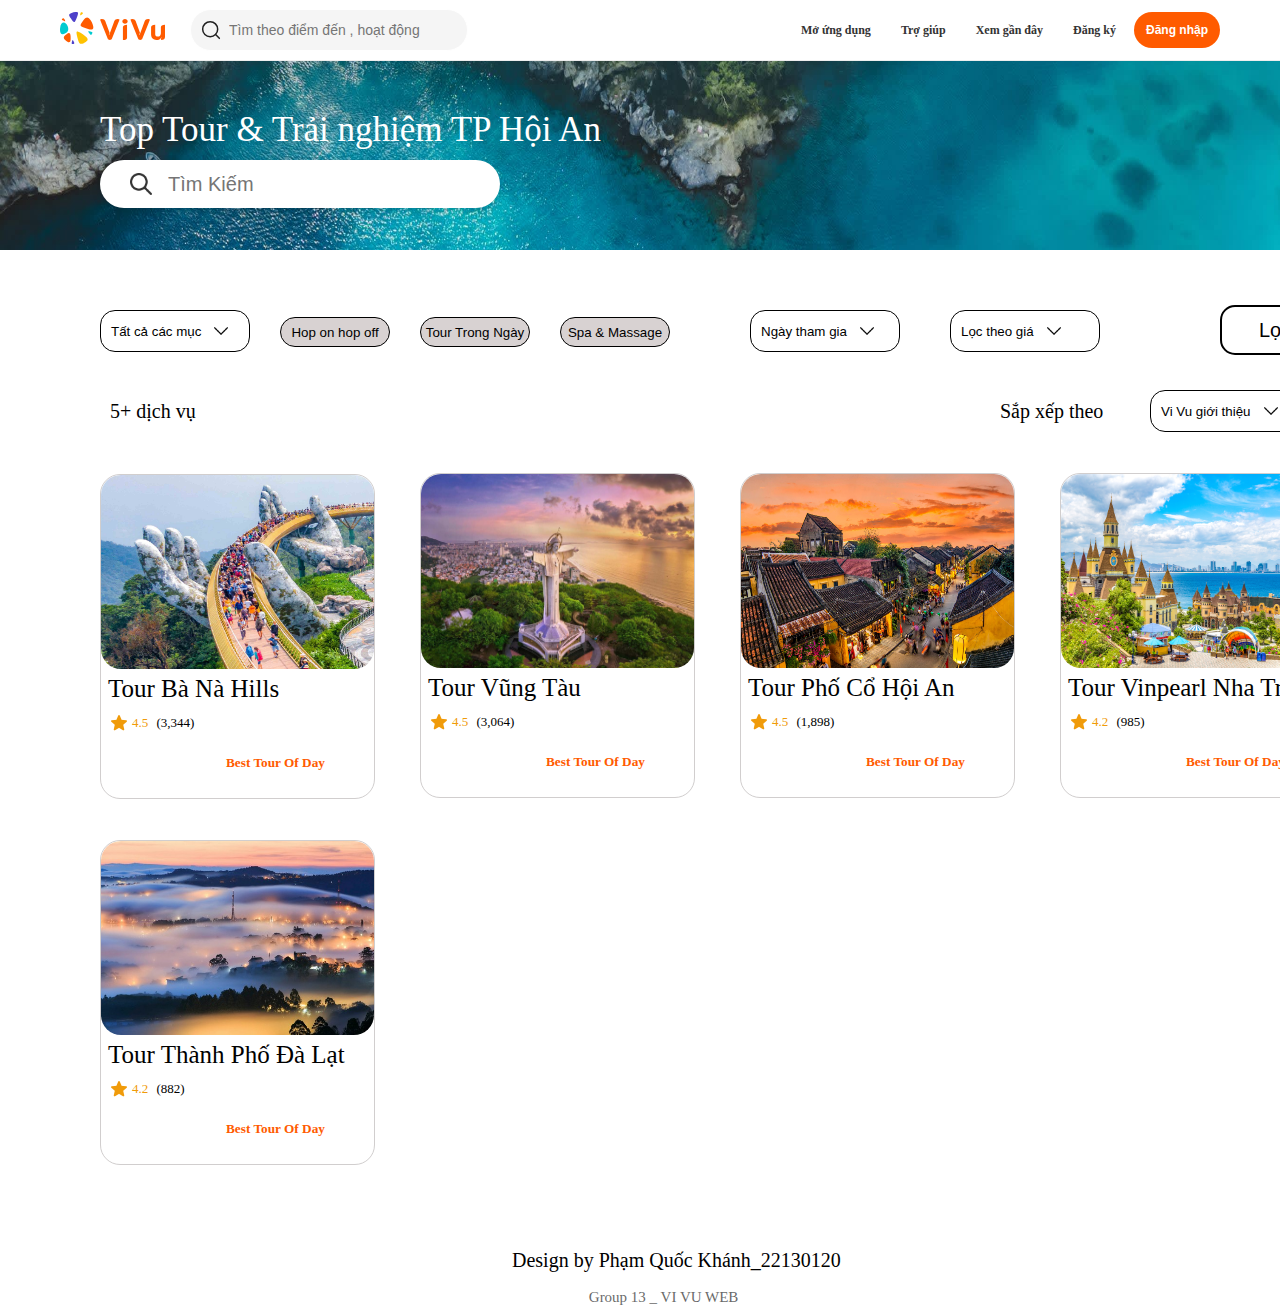
<file: HA.html>
<!DOCTYPE html>
<html lang="en">
<head>
    <meta charset="UTF-8">
    <meta name="viewport" content="width=device-width, initial-scale=1.0">
    <title>HCM_VI_VU_WEB</title>
    <link rel="stylesheet" href="./assets/css/HA.css">
</head>
<body>
     <!-- Header -->
     <div id="total_header">
        <!-- Header-top -->
        <div id="header">
            <div class="header-content">
                <div class="header-left">
                    <a href="index.html"> 
                    <div class="logo" >
                        <svg xmlns="http://www.w3.org/2000/svg" width="115" height="32" viewBox="0 0 115 32">
                            <g id="logo-icon">
                                <path
                                    d="M2.54763 8.36536C3.06015 8.61137 3.59026 8.82129 4.13396 8.99281C5.30016 9.3607 5.46157 9.20603 4.95716 8.16962C4.74383 7.73129 4.50605 7.30996 4.24603 6.9069C3.73787 6.11922 3.39541 5.82966 2.58517 6.51148C2.42393 6.64717 2.27315 6.79368 2.13362 6.94961C1.64432 7.49646 1.65049 7.93473 2.54763 8.36536Z"
                                    fill="#FF5B00"></path>
                                <path
                                    d="M14.1387 30.6133C13.9381 30.042 13.697 29.4846 13.4164 28.9461C12.8147 27.7909 12.5758 27.7861 12.1718 28.948C12.001 29.4393 11.8614 29.9363 11.7525 30.4362C11.5397 31.4131 11.579 31.8893 12.7068 31.9844C12.9312 32.0033 13.1559 32.0062 13.3793 31.9935C14.1627 31.9489 14.4898 31.6134 14.1387 30.6133Z"
                                    fill="#4D40CA"></path>
                                <path
                                    d="M29.9921 22.1916C29.5357 21.6588 29.1166 21.0934 28.739 20.4994C27.9292 19.2255 28.0621 18.9832 29.4582 19.2528C30.0487 19.3668 30.6266 19.5154 31.1899 19.6965C32.2907 20.0503 32.7449 20.3662 32.1901 21.552C32.0797 21.788 31.9531 22.015 31.8116 22.2316C31.3156 22.991 30.7912 23.1243 29.9921 22.1916Z"
                                    fill="#00CBD0"></path>
                                <path
                                    d="M22.4408 1.98794C22.0369 2.33178 21.6084 2.64744 21.1582 2.93187C20.1926 3.54195 20.009 3.44178 20.2133 2.39013C20.2997 1.94537 20.4124 1.50999 20.5496 1.08569C20.8178 0.2565 21.0572 -0.0856586 21.956 0.332238C22.1349 0.4154 22.3069 0.510793 22.4711 0.617347C23.0467 0.991023 23.1477 1.38605 22.4408 1.98794Z"
                                    fill="#FFC200"></path>
                                <path
                                    d="M5.42233 21.2638C0.93364 23.938 -0.367496 20.5653 0.0845712 16.146C0.792365 9.2268 5.42233 9.10795 7.59725 14.0515C8.91167 17.0392 8.41049 19.4836 5.42233 21.2638Z"
                                    fill="#00CBD0"></path>
                                <path
                                    d="M10.6485 26.0616C10.6485 26.811 10.6177 27.5533 10.5574 28.2872C10.4335 29.7926 9.45576 31.049 7.46783 29.7926C6.65317 29.2777 5.88662 28.6937 5.17642 28.0488C3.53171 26.5552 3.11245 25.1077 5.17642 23.3024C5.6975 22.8466 6.23639 22.4107 6.79193 21.9958C9.37625 20.0658 10.3777 21.3717 10.5759 24.0743C10.624 24.7305 10.6485 25.3932 10.6485 26.0616Z"
                                    fill="#FF5B00"></path>
                                <path
                                    d="M25.6517 24.6001C24.0483 23.2415 22.3469 21.9943 20.5596 20.8704C16.726 18.4598 15.9969 18.8556 16.8081 23.0109C17.1512 24.7683 17.5985 26.4886 18.1434 28.1651C19.2081 31.4414 20.1587 32.7933 23.7271 31.1421C24.4373 30.8135 25.1203 30.4366 25.772 30.0156C28.0574 28.5391 28.4584 26.9783 25.6517 24.6001Z"
                                    fill="#FFC200"></path>
                                <path
                                    d="M23.7952 7.67218C23.3049 8.31326 22.8329 8.96882 22.3797 9.6381C19.6944 13.6037 19.9603 13.7517 23.7952 15.4257C25.1767 16.0289 26.5971 16.5603 28.0514 17.0154C33.3695 18.6794 34.1829 16.8212 32.6334 12.2089C32.1916 10.8938 31.5799 9.65613 30.8244 8.52163C28.4711 4.98797 26.5415 4.08062 23.7952 7.67218Z"
                                    fill="#FF5B00"></path>
                                <path
                                    d="M15.4106 0.0412101C14.0773 0.169808 12.7917 0.461057 11.574 0.894807C8.25614 2.07667 8.74808 3.46615 10.576 6.12C10.9533 6.66782 11.3431 7.20642 11.7451 7.73538C13.8749 10.5385 14.4369 11.1585 16.165 7.18391C16.7289 5.88706 17.23 4.55679 17.6646 3.19692C18.4003 0.894806 18.2869 -0.236201 15.4106 0.0412101Z"
                                    fill="#4D40CA"></path>
                            </g>
                            <g id="logo-en"  transform="translate(40, 7)">
                                <path
                                    d="M65 17.9582C65 18.9331 64.6686 19.6838 64.0058 20.2103C63.343 20.7368 62.3589 21 61.0534 21V19.2744C61.3547 18.9624 61.6057 18.6309 61.8066 18.2799L61.5957 18.163C60.3304 20.0543 58.6232 21 56.4742 21C55.47 21 54.5561 20.7758 53.7327 20.3273C52.9092 19.8593 52.2565 19.2159 51.7745 18.3969C51.3125 17.5585 51.0815 16.6128 51.0815 15.5599V8.18942C51.0815 7.35098 51.4129 6.75627 52.0757 6.40529C52.7586 6.03482 53.803 5.84958 55.2089 5.84958V15.2674C55.2089 15.9694 55.4298 16.5251 55.8717 16.9345C56.3135 17.344 56.9562 17.5487 57.7998 17.5487C58.7638 17.5487 59.517 17.2563 60.0592 16.6713C60.6015 16.0669 60.8727 15.2967 60.8727 14.3607V8.18942C60.8727 7.35098 61.204 6.75627 61.8668 6.40529C62.5497 6.03482 63.5941 5.84958 65 5.84958V17.9582Z"
                                    fill="#FF5B00" />
                                <path
                                    d="M40.2125 21C39.128 21 38.4049 20.5223 38.0434 19.5669L30.3913 0.43872C30.6122 0.321728 30.9034 0.224233 31.265 0.146239C31.6466 0.0487459 31.998 0 32.3194 0C34.0466 0 35.1513 0.672703 35.6333 2.01811L39.9715 13.8343L39.2184 15.8231L39.5799 15.9694L44.7616 2.01811C45.2838 0.672703 46.3885 0 48.0756 0C48.3969 0 48.7383 0.0487459 49.0998 0.146239C49.4815 0.224233 49.7827 0.321728 50.0036 0.43872L42.3816 19.5669C42.0201 20.5223 41.2971 21 40.2125 21Z"
                                    fill="#FF5B00" />
                                <path
                                    d="M24.996 4.73816C24.2328 4.73816 23.5901 4.52368 23.0679 4.09471C22.5658 3.64624 22.3148 3.07103 22.3148 2.36908C22.3148 1.66713 22.5658 1.10167 23.0679 0.672703C23.5901 0.224235 24.2328 0 24.996 0C25.7592 0 26.3919 0.224235 26.894 0.672703C27.4162 1.10167 27.6773 1.66713 27.6773 2.36908C27.6773 3.07103 27.4162 3.64624 26.894 4.09471C26.3919 4.52368 25.7592 4.73816 24.996 4.73816ZM22.9173 8.18942C22.9173 7.35098 23.2587 6.75627 23.9416 6.40529C24.6245 6.03482 25.6588 5.84958 27.0446 5.84958V18.6602C27.0446 19.4986 26.7032 20.1031 26.0203 20.4735C25.3374 20.8245 24.3031 21 22.9173 21V8.18942Z"
                                    fill="#FF5B00" />
                                <path
                                    d="M9.82124 21C8.73668 21 8.01365 20.5223 7.65213 19.5669L0 0.43872C0.220928 0.321728 0.51215 0.224233 0.873668 0.146239C1.25527 0.0487459 1.60675 0 1.9281 0C3.65535 0 4.75999 0.672703 5.24201 2.01811L9.58023 13.8343L8.82706 15.8231L9.18858 15.9694L14.3703 2.01811C14.8925 0.672703 15.9972 0 17.6843 0C18.0056 0 18.347 0.0487459 18.7086 0.146239C19.0902 0.224233 19.3914 0.321728 19.6123 0.43872L11.9903 19.5669C11.6288 20.5223 10.9058 21 9.82124 21Z"
                                    fill="#FF5B00" />
                            </g>
                        </svg>
                    </div>
                </a>

                    <div class="search">
                        <svg class="search-icon" width="20" height="20" viewBox="0 0 48 48" fill="none">
                            <circle cx="22" cy="22" r="18" stroke="#212121" stroke-width="3.6"></circle>
                            <path d="M35 35L44 44" stroke="#212121" stroke-width="3.6" stroke-linecap="round"></path>
                        </svg>
                        <input class="search-input" type="text" placeholder="Tìm theo điểm đến , hoạt động">
                    </div>
                </div>
                <div class="header-right">
                    <div class="menu">
                        <div class="menu-item">
                            <p>
                                Mở ứng dụng
                            </p>
                        </div>
                        <div class="menu-item">
                            <p>
                                Trợ giúp
                            </p>
                        </div>
                        <div class="menu-item">
                            <p>
                                Xem gần đây
                            </p>
                        </div>
                        <div class="menu-item">
                            <p>
                                Đăng ký
                            </p>
                        </div>
                        <div class="">
                            <button class="login-btn">Đăng nhập</button>
                        </div>
                    </div>
                </div>
            </div>
        </div>
     </div>

        <!-- Content -->
        <div id="First_Content">
            <img src="./assets/image/img_tna_activity_list_hero_desktop_2x.jpg" >
            <div class="Title">
               <h2>Top Tour & Trải nghiệm TP Hội An</h2>
            </div>
            <div class="Input">
                <img src="./assets/image/search.png" class="Icon_find">
                <input type="text" placeholder="Tìm Kiếm" class="Input_text">
            </div>
        </div>
        <!-- Second Content -->
        <div id="Second_Content">
            <div class="Nav_1">
                <button class="dropdown-btn">Tất cả các mục
                    <img src="./assets/image/down-arrow.png" class="down">
                </button>
                <div class="dropdown-content">
                  <a href="">Tour</a>
                  <a href="">Spa & Massage</a>
                  <a href="">Yatch</a>
                  <a href="">Discount</a>
                </div>
            </div>
            <div class="Nav_2">
                <button>Hop on hop off</button>
            </div>
            <div class="Nav_3">
                <button>Tour Trong Ngày</button>
            </div>
            <div class="Nav_4">
                <button>Spa & Massage</button>
            </div>
            <div class="Nav_5">
                <button class="dropdown-btn1">Ngày tham gia
                    <img src="./assets/image/down-arrow.png" class="down1">
                </button>
                <div class="dropdown-content1">
                  <a href="">01/01/2024</a>
                  <a href="">02/01/2024</a>
                  <a href="">03/01/2024</a>
                  <a href="">04/01/2024</a>
                </div>  
            </div>
            <div class="Nav_6">
                <button class="dropdown-btn2">Lọc theo giá
                    <img src="./assets/image/down-arrow.png" class="down2">
                </button>
                <div class="dropdown-content2">
                  <a href="">Nhỏ hơn 2.0000.000</a>
                  <a href="">Nhỏ hơn 5.0000.000</a>
                  <a href="">Nhỏ hơn 10.0000.000</a>
                  <a href="">Nhỏ hơn 20.0000.000</a>
                </div>  
            </div>
            <div class="Nav_7">
                <button>Lọc</button>
            </div>

        </div>
        <div id="Second2">
            <div class="Title1">
                <h5>5+ dịch vụ</h5>
            </div>
            <div class="Title2">
                <h5>Sắp xếp theo</h5>
            </div>
            <div class="Title3">
                <button class="dropdown-btn3">Vi Vu giới thiệu
                    <img src="./assets/image/down-arrow.png" class="down3">
                </button>
                <div class="dropdown-content3">
                  <a href="">Bán chạy</a>
                  <a href="">Đánh giá cao nhất</a>
                  <a href="">Giá (Thấp đến cao)</a>
                  <a href="">Dịch vụ nổi bật</a>
                </div>  
            </div>
        </div>
        <!-- Main -->
         <div id="Main">
            <div class="Ct">
                <div class="Nav_Day1">
                   <img src="./assets/image/nav_day1.jpg" class="pic">
                   <h4>Tour Bà Nà Hills</h4>
                   <img src="./assets/image/star.png" class="star">
                   <h6>4.5  <span class="nav_rate">(3,344)</span></h6>
                   <h5>Best Tour Of Day</h5>
                </div> 
                <div class="Nav_Day2">
                   <img src="./assets/image/nav_day2.jpg" class="pic">
                   <h4>Tour Vũng Tàu</h4>
                   <img src="./assets/image/star.png" class="star">
                   <h6>4.5  <span class="nav_rate">(3,064)</span></h6>
                   <h5>Best Tour Of Day</h5>
                </div>
                <div class="Nav_Day3">
                   <img src="./assets/image/nav_day3.jpg" class="pic">
                   <h4>Tour Phố Cổ Hội An</h4>
                   <img src="./assets/image/star.png" class="star">
                   <h6>4.5  <span class="nav_rate">(1,898)</span></h6>
                   <h5>Best Tour Of Day</h5>
                </div>
                <div class="Nav_Day4">
                   <img src="./assets/image/nav_day4.jpg" class="pic">
                   <h4>Tour Vinpearl Nha Trang</h4>
                   <img src="./assets/image/star.png" class="star">
                   <h6>4.2  <span class="nav_rate">(985)</span></h6>
                   <h5>Best Tour Of Day</h5>
                </div>
                <div class="Nav_Day5">
                   <img src="./assets/image/nav_day5.jpg" class="pic">
                   <h4>Tour Thành Phố Đà Lạt</h4>
                   <img src="./assets/image/star.png" class="star">
                   <h6>4.2  <span class="nav_rate">(882)</span></h6>
                   <h5>Best Tour Of Day</h5>
                </div>
               </div>
        </div>
         <!--Footer  -->
         <div id="Footer">
            <h3>Design by Phạm Quốc Khánh_22130120</h3>
            <h4>Group 13 _ VI VU WEB</h4>
           
        </div>
</body>
</html>
</file>
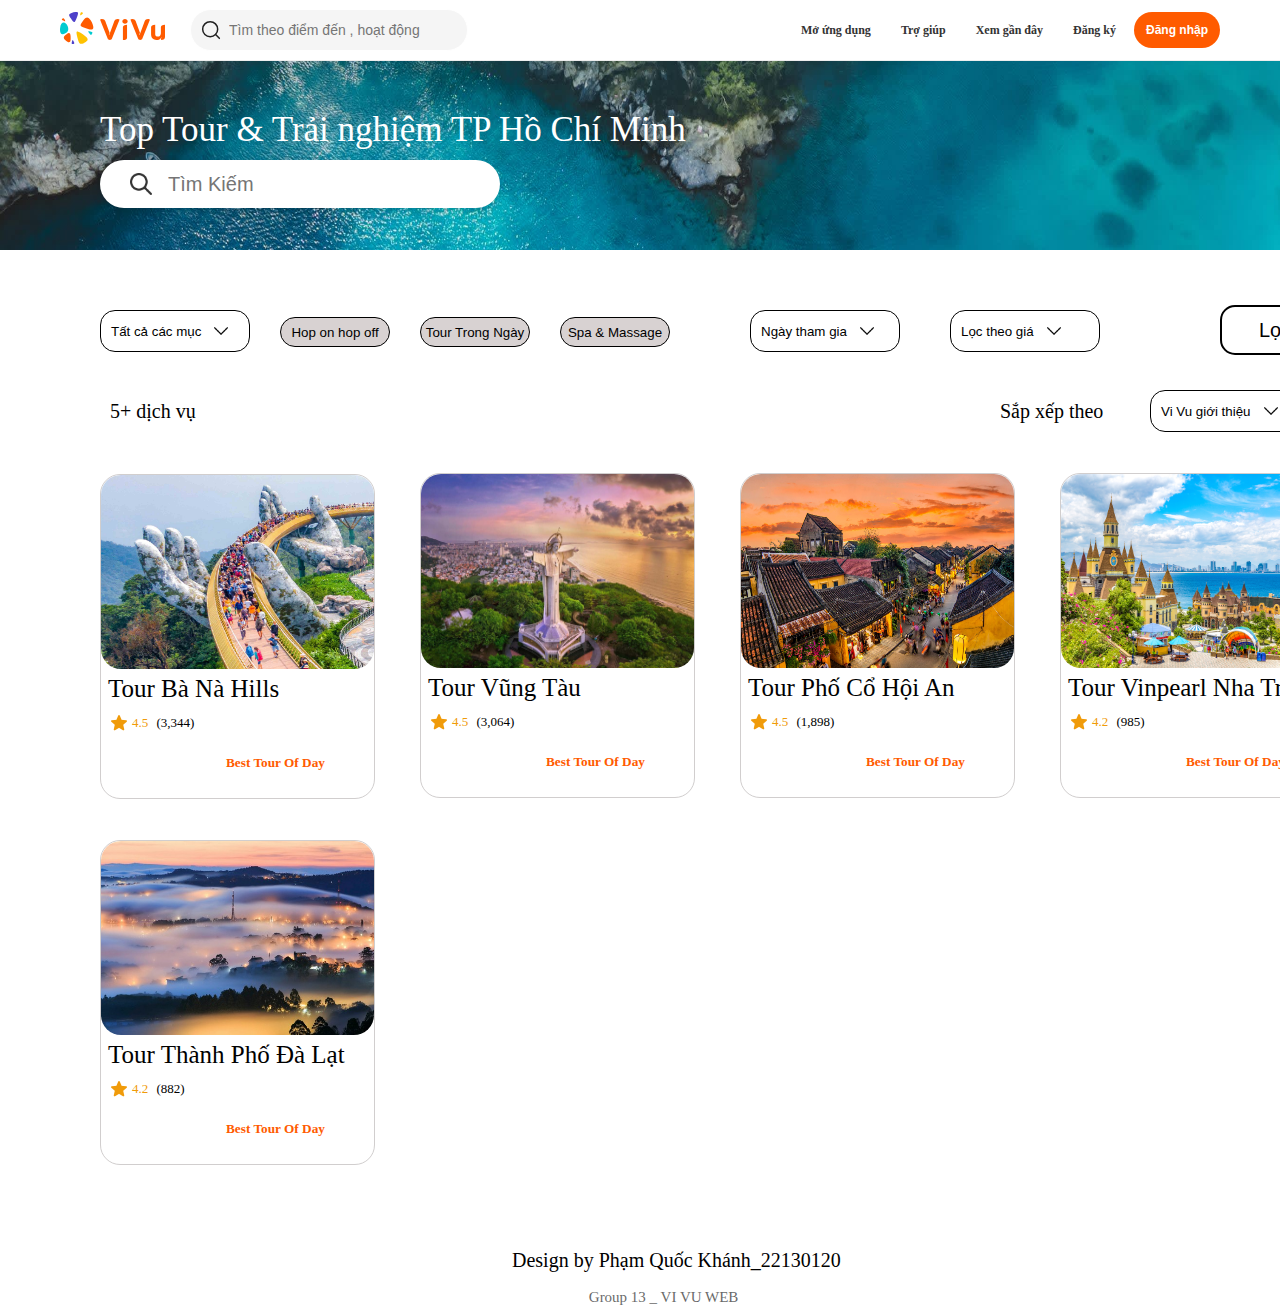
<file: HCM.html>
<!DOCTYPE html>
<html lang="en">
<head>
    <meta charset="UTF-8">
    <meta name="viewport" content="width=device-width, initial-scale=1.0">
    <title>HCM_VI_VU_WEB</title>
    <link rel="stylesheet" href="./assets/css/HCM.css">
</head>
<body>
     <!-- Header -->
     <div id="total_header">
        <!-- Header-top -->
        <div id="header">
            <div class="header-content">
                <div class="header-left">
                    <a href="index.html"> 
                    <div class="logo" >
                        <svg xmlns="http://www.w3.org/2000/svg" width="115" height="32" viewBox="0 0 115 32">
                            <g id="logo-icon">
                                <path
                                    d="M2.54763 8.36536C3.06015 8.61137 3.59026 8.82129 4.13396 8.99281C5.30016 9.3607 5.46157 9.20603 4.95716 8.16962C4.74383 7.73129 4.50605 7.30996 4.24603 6.9069C3.73787 6.11922 3.39541 5.82966 2.58517 6.51148C2.42393 6.64717 2.27315 6.79368 2.13362 6.94961C1.64432 7.49646 1.65049 7.93473 2.54763 8.36536Z"
                                    fill="#FF5B00"></path>
                                <path
                                    d="M14.1387 30.6133C13.9381 30.042 13.697 29.4846 13.4164 28.9461C12.8147 27.7909 12.5758 27.7861 12.1718 28.948C12.001 29.4393 11.8614 29.9363 11.7525 30.4362C11.5397 31.4131 11.579 31.8893 12.7068 31.9844C12.9312 32.0033 13.1559 32.0062 13.3793 31.9935C14.1627 31.9489 14.4898 31.6134 14.1387 30.6133Z"
                                    fill="#4D40CA"></path>
                                <path
                                    d="M29.9921 22.1916C29.5357 21.6588 29.1166 21.0934 28.739 20.4994C27.9292 19.2255 28.0621 18.9832 29.4582 19.2528C30.0487 19.3668 30.6266 19.5154 31.1899 19.6965C32.2907 20.0503 32.7449 20.3662 32.1901 21.552C32.0797 21.788 31.9531 22.015 31.8116 22.2316C31.3156 22.991 30.7912 23.1243 29.9921 22.1916Z"
                                    fill="#00CBD0"></path>
                                <path
                                    d="M22.4408 1.98794C22.0369 2.33178 21.6084 2.64744 21.1582 2.93187C20.1926 3.54195 20.009 3.44178 20.2133 2.39013C20.2997 1.94537 20.4124 1.50999 20.5496 1.08569C20.8178 0.2565 21.0572 -0.0856586 21.956 0.332238C22.1349 0.4154 22.3069 0.510793 22.4711 0.617347C23.0467 0.991023 23.1477 1.38605 22.4408 1.98794Z"
                                    fill="#FFC200"></path>
                                <path
                                    d="M5.42233 21.2638C0.93364 23.938 -0.367496 20.5653 0.0845712 16.146C0.792365 9.2268 5.42233 9.10795 7.59725 14.0515C8.91167 17.0392 8.41049 19.4836 5.42233 21.2638Z"
                                    fill="#00CBD0"></path>
                                <path
                                    d="M10.6485 26.0616C10.6485 26.811 10.6177 27.5533 10.5574 28.2872C10.4335 29.7926 9.45576 31.049 7.46783 29.7926C6.65317 29.2777 5.88662 28.6937 5.17642 28.0488C3.53171 26.5552 3.11245 25.1077 5.17642 23.3024C5.6975 22.8466 6.23639 22.4107 6.79193 21.9958C9.37625 20.0658 10.3777 21.3717 10.5759 24.0743C10.624 24.7305 10.6485 25.3932 10.6485 26.0616Z"
                                    fill="#FF5B00"></path>
                                <path
                                    d="M25.6517 24.6001C24.0483 23.2415 22.3469 21.9943 20.5596 20.8704C16.726 18.4598 15.9969 18.8556 16.8081 23.0109C17.1512 24.7683 17.5985 26.4886 18.1434 28.1651C19.2081 31.4414 20.1587 32.7933 23.7271 31.1421C24.4373 30.8135 25.1203 30.4366 25.772 30.0156C28.0574 28.5391 28.4584 26.9783 25.6517 24.6001Z"
                                    fill="#FFC200"></path>
                                <path
                                    d="M23.7952 7.67218C23.3049 8.31326 22.8329 8.96882 22.3797 9.6381C19.6944 13.6037 19.9603 13.7517 23.7952 15.4257C25.1767 16.0289 26.5971 16.5603 28.0514 17.0154C33.3695 18.6794 34.1829 16.8212 32.6334 12.2089C32.1916 10.8938 31.5799 9.65613 30.8244 8.52163C28.4711 4.98797 26.5415 4.08062 23.7952 7.67218Z"
                                    fill="#FF5B00"></path>
                                <path
                                    d="M15.4106 0.0412101C14.0773 0.169808 12.7917 0.461057 11.574 0.894807C8.25614 2.07667 8.74808 3.46615 10.576 6.12C10.9533 6.66782 11.3431 7.20642 11.7451 7.73538C13.8749 10.5385 14.4369 11.1585 16.165 7.18391C16.7289 5.88706 17.23 4.55679 17.6646 3.19692C18.4003 0.894806 18.2869 -0.236201 15.4106 0.0412101Z"
                                    fill="#4D40CA"></path>
                            </g>
                            <g id="logo-en"  transform="translate(40, 7)">
                                <path
                                    d="M65 17.9582C65 18.9331 64.6686 19.6838 64.0058 20.2103C63.343 20.7368 62.3589 21 61.0534 21V19.2744C61.3547 18.9624 61.6057 18.6309 61.8066 18.2799L61.5957 18.163C60.3304 20.0543 58.6232 21 56.4742 21C55.47 21 54.5561 20.7758 53.7327 20.3273C52.9092 19.8593 52.2565 19.2159 51.7745 18.3969C51.3125 17.5585 51.0815 16.6128 51.0815 15.5599V8.18942C51.0815 7.35098 51.4129 6.75627 52.0757 6.40529C52.7586 6.03482 53.803 5.84958 55.2089 5.84958V15.2674C55.2089 15.9694 55.4298 16.5251 55.8717 16.9345C56.3135 17.344 56.9562 17.5487 57.7998 17.5487C58.7638 17.5487 59.517 17.2563 60.0592 16.6713C60.6015 16.0669 60.8727 15.2967 60.8727 14.3607V8.18942C60.8727 7.35098 61.204 6.75627 61.8668 6.40529C62.5497 6.03482 63.5941 5.84958 65 5.84958V17.9582Z"
                                    fill="#FF5B00" />
                                <path
                                    d="M40.2125 21C39.128 21 38.4049 20.5223 38.0434 19.5669L30.3913 0.43872C30.6122 0.321728 30.9034 0.224233 31.265 0.146239C31.6466 0.0487459 31.998 0 32.3194 0C34.0466 0 35.1513 0.672703 35.6333 2.01811L39.9715 13.8343L39.2184 15.8231L39.5799 15.9694L44.7616 2.01811C45.2838 0.672703 46.3885 0 48.0756 0C48.3969 0 48.7383 0.0487459 49.0998 0.146239C49.4815 0.224233 49.7827 0.321728 50.0036 0.43872L42.3816 19.5669C42.0201 20.5223 41.2971 21 40.2125 21Z"
                                    fill="#FF5B00" />
                                <path
                                    d="M24.996 4.73816C24.2328 4.73816 23.5901 4.52368 23.0679 4.09471C22.5658 3.64624 22.3148 3.07103 22.3148 2.36908C22.3148 1.66713 22.5658 1.10167 23.0679 0.672703C23.5901 0.224235 24.2328 0 24.996 0C25.7592 0 26.3919 0.224235 26.894 0.672703C27.4162 1.10167 27.6773 1.66713 27.6773 2.36908C27.6773 3.07103 27.4162 3.64624 26.894 4.09471C26.3919 4.52368 25.7592 4.73816 24.996 4.73816ZM22.9173 8.18942C22.9173 7.35098 23.2587 6.75627 23.9416 6.40529C24.6245 6.03482 25.6588 5.84958 27.0446 5.84958V18.6602C27.0446 19.4986 26.7032 20.1031 26.0203 20.4735C25.3374 20.8245 24.3031 21 22.9173 21V8.18942Z"
                                    fill="#FF5B00" />
                                <path
                                    d="M9.82124 21C8.73668 21 8.01365 20.5223 7.65213 19.5669L0 0.43872C0.220928 0.321728 0.51215 0.224233 0.873668 0.146239C1.25527 0.0487459 1.60675 0 1.9281 0C3.65535 0 4.75999 0.672703 5.24201 2.01811L9.58023 13.8343L8.82706 15.8231L9.18858 15.9694L14.3703 2.01811C14.8925 0.672703 15.9972 0 17.6843 0C18.0056 0 18.347 0.0487459 18.7086 0.146239C19.0902 0.224233 19.3914 0.321728 19.6123 0.43872L11.9903 19.5669C11.6288 20.5223 10.9058 21 9.82124 21Z"
                                    fill="#FF5B00" />
                            </g>
                        </svg>
                    </div>
                </a>

                    <div class="search">
                        <svg class="search-icon" width="20" height="20" viewBox="0 0 48 48" fill="none">
                            <circle cx="22" cy="22" r="18" stroke="#212121" stroke-width="3.6"></circle>
                            <path d="M35 35L44 44" stroke="#212121" stroke-width="3.6" stroke-linecap="round"></path>
                        </svg>
                        <input class="search-input" type="text" placeholder="Tìm theo điểm đến , hoạt động">
                    </div>
                </div>
                <div class="header-right">
                    <div class="menu">
                        <div class="menu-item">
                            <p>
                                Mở ứng dụng
                            </p>
                        </div>
                        <div class="menu-item">
                            <p>
                                Trợ giúp
                            </p>
                        </div>
                        <div class="menu-item">
                            <p>
                                Xem gần đây
                            </p>
                        </div>
                        <div class="menu-item">
                            <p>
                                Đăng ký
                            </p>
                        </div>
                        <div class="">
                            <button class="login-btn">Đăng nhập</button>
                        </div>
                    </div>
                </div>
            </div>
        </div>
     </div>

        <!-- Content -->
        <div id="First_Content">
            <img src="./assets/image/img_tna_activity_list_hero_desktop_2x.jpg" >
            <div class="Title">
               <h2>Top Tour & Trải nghiệm TP Hồ Chí Minh</h2>
            </div>
            <div class="Input">
                <img src="./assets/image/search.png" class="Icon_find">
                <input type="text" placeholder="Tìm Kiếm" class="Input_text">
            </div>
        </div>
        <!-- Second Content -->
        <div id="Second_Content">
            <div class="Nav_1">
                <button class="dropdown-btn">Tất cả các mục
                    <img src="./assets/image/down-arrow.png" class="down">
                </button>
                <div class="dropdown-content">
                  <a href="">Tour</a>
                  <a href="">Spa & Massage</a>
                  <a href="">Yatch</a>
                  <a href="">Discount</a>
                </div>
            </div>
            <div class="Nav_2">
                <button>Hop on hop off</button>
            </div>
            <div class="Nav_3">
                <button>Tour Trong Ngày</button>
            </div>
            <div class="Nav_4">
                <button>Spa & Massage</button>
            </div>
            <div class="Nav_5">
                <button class="dropdown-btn1">Ngày tham gia
                    <img src="./assets/image/down-arrow.png" class="down1">
                </button>
                <div class="dropdown-content1">
                  <a href="">01/01/2024</a>
                  <a href="">02/01/2024</a>
                  <a href="">03/01/2024</a>
                  <a href="">04/01/2024</a>
                </div>  
            </div>
            <div class="Nav_6">
                <button class="dropdown-btn2">Lọc theo giá
                    <img src="./assets/image/down-arrow.png" class="down2">
                </button>
                <div class="dropdown-content2">
                  <a href="">Nhỏ hơn 2.0000.000</a>
                  <a href="">Nhỏ hơn 5.0000.000</a>
                  <a href="">Nhỏ hơn 10.0000.000</a>
                  <a href="">Nhỏ hơn 20.0000.000</a>
                </div>  
            </div>
            <div class="Nav_7">
                <button>Lọc</button>
            </div>

        </div>
        <div id="Second2">
            <div class="Title1">
                <h5>5+ dịch vụ</h5>
            </div>
            <div class="Title2">
                <h5>Sắp xếp theo</h5>
            </div>
            <div class="Title3">
                <button class="dropdown-btn3">Vi Vu giới thiệu
                    <img src="./assets/image/down-arrow.png" class="down3">
                </button>
                <div class="dropdown-content3">
                  <a href="">Bán chạy</a>
                  <a href="">Đánh giá cao nhất</a>
                  <a href="">Giá (Thấp đến cao)</a>
                  <a href="">Dịch vụ nổi bật</a>
                </div>  
            </div>
        </div>
        <!-- Main -->
         <div id="Main">
            <div class="Ct">
                <div class="Nav_Day1">
                   <img src="./assets/image/nav_day1.jpg" class="pic">
                   <h4>Tour Bà Nà Hills</h4>
                   <img src="./assets/image/star.png" class="star">
                   <h6>4.5  <span class="nav_rate">(3,344)</span></h6>
                   <h5>Best Tour Of Day</h5>
                </div> 
                <div class="Nav_Day2">
                   <img src="./assets/image/nav_day2.jpg" class="pic">
                   <h4>Tour Vũng Tàu</h4>
                   <img src="./assets/image/star.png" class="star">
                   <h6>4.5  <span class="nav_rate">(3,064)</span></h6>
                   <h5>Best Tour Of Day</h5>
                </div>
                <div class="Nav_Day3">
                   <img src="./assets/image/nav_day3.jpg" class="pic">
                   <h4>Tour Phố Cổ Hội An</h4>
                   <img src="./assets/image/star.png" class="star">
                   <h6>4.5  <span class="nav_rate">(1,898)</span></h6>
                   <h5>Best Tour Of Day</h5>
                </div>
                <div class="Nav_Day4">
                   <img src="./assets/image/nav_day4.jpg" class="pic">
                   <h4>Tour Vinpearl Nha Trang</h4>
                   <img src="./assets/image/star.png" class="star">
                   <h6>4.2  <span class="nav_rate">(985)</span></h6>
                   <h5>Best Tour Of Day</h5>
                </div>
                <div class="Nav_Day5">
                   <img src="./assets/image/nav_day5.jpg" class="pic">
                   <h4>Tour Thành Phố Đà Lạt</h4>
                   <img src="./assets/image/star.png" class="star">
                   <h6>4.2  <span class="nav_rate">(882)</span></h6>
                   <h5>Best Tour Of Day</h5>
                </div>
               </div>
        </div>
         <!--Footer  -->
         <div id="Footer">
            <h3>Design by Phạm Quốc Khánh_22130120</h3>
            <h4>Group 13 _ VI VU WEB</h4>
           
        </div>
</body>
</html>
</file>
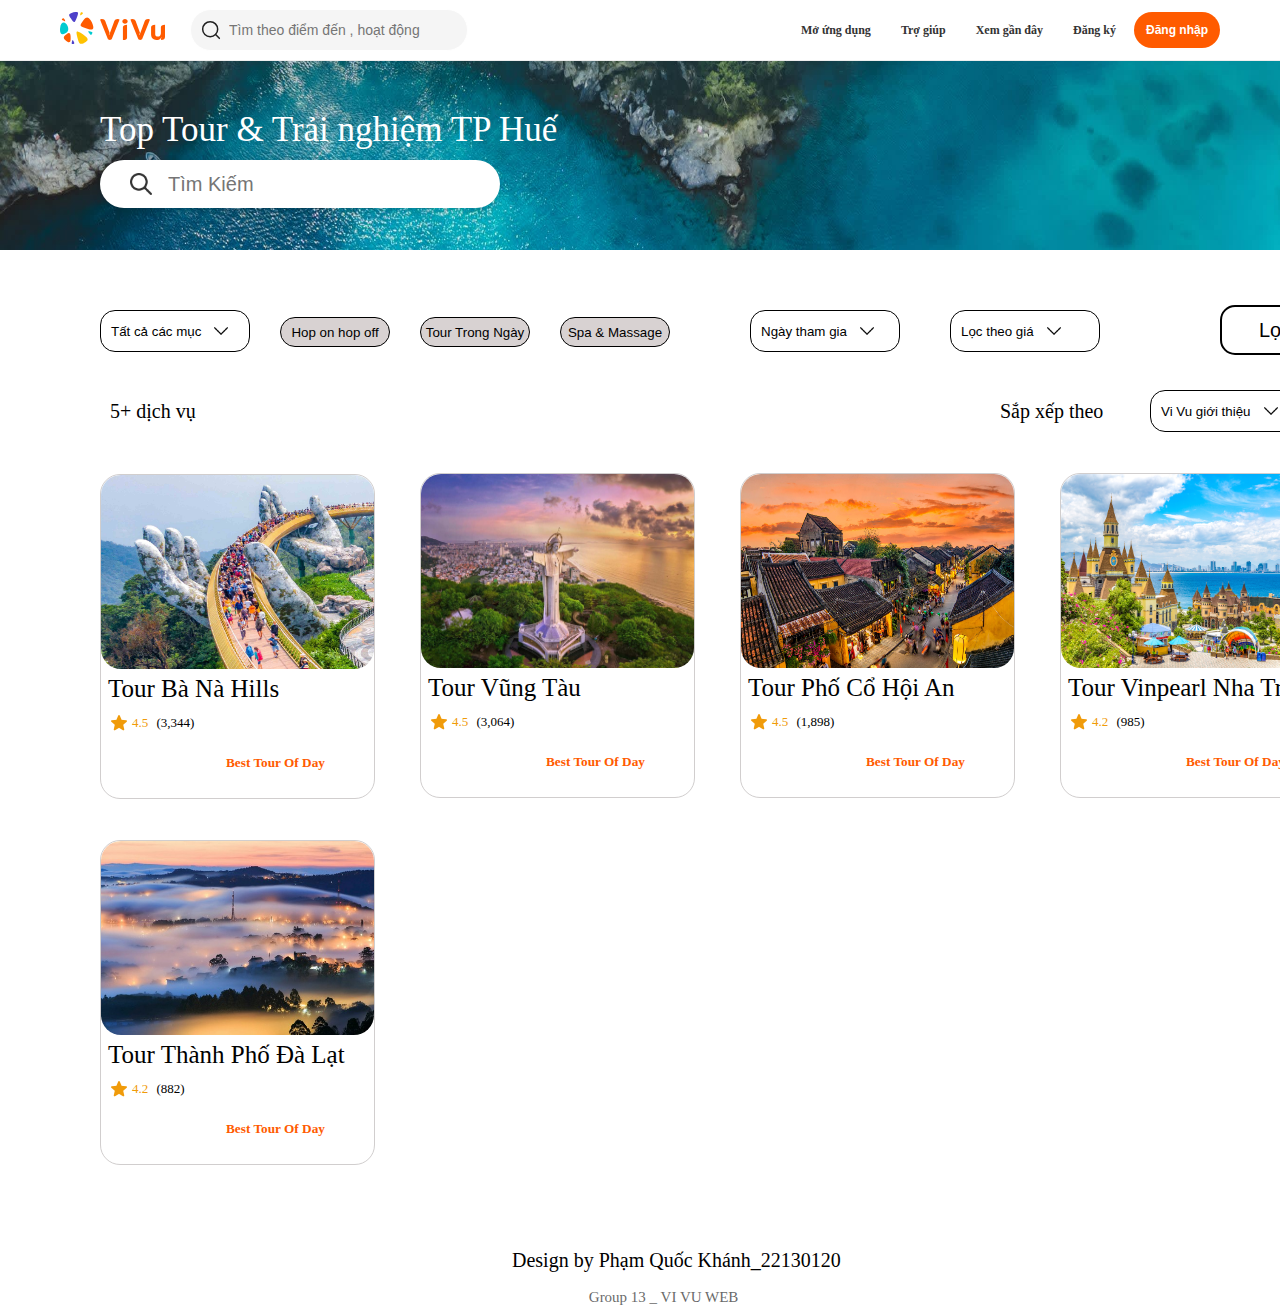
<file: Hue.html>
<!DOCTYPE html>
<html lang="en">
<head>
    <meta charset="UTF-8">
    <meta name="viewport" content="width=device-width, initial-scale=1.0">
    <title>HCM_VI_VU_WEB</title>
    <link rel="stylesheet" href="./assets/css/Hue.css">
</head>
<body>
     <!-- Header -->
     <div id="total_header">
        <!-- Header-top -->
        <div id="header">
            <div class="header-content">
                <div class="header-left">
                    <a href="index.html"> 
                    <div class="logo" >
                        <svg xmlns="http://www.w3.org/2000/svg" width="115" height="32" viewBox="0 0 115 32">
                            <g id="logo-icon">
                                <path
                                    d="M2.54763 8.36536C3.06015 8.61137 3.59026 8.82129 4.13396 8.99281C5.30016 9.3607 5.46157 9.20603 4.95716 8.16962C4.74383 7.73129 4.50605 7.30996 4.24603 6.9069C3.73787 6.11922 3.39541 5.82966 2.58517 6.51148C2.42393 6.64717 2.27315 6.79368 2.13362 6.94961C1.64432 7.49646 1.65049 7.93473 2.54763 8.36536Z"
                                    fill="#FF5B00"></path>
                                <path
                                    d="M14.1387 30.6133C13.9381 30.042 13.697 29.4846 13.4164 28.9461C12.8147 27.7909 12.5758 27.7861 12.1718 28.948C12.001 29.4393 11.8614 29.9363 11.7525 30.4362C11.5397 31.4131 11.579 31.8893 12.7068 31.9844C12.9312 32.0033 13.1559 32.0062 13.3793 31.9935C14.1627 31.9489 14.4898 31.6134 14.1387 30.6133Z"
                                    fill="#4D40CA"></path>
                                <path
                                    d="M29.9921 22.1916C29.5357 21.6588 29.1166 21.0934 28.739 20.4994C27.9292 19.2255 28.0621 18.9832 29.4582 19.2528C30.0487 19.3668 30.6266 19.5154 31.1899 19.6965C32.2907 20.0503 32.7449 20.3662 32.1901 21.552C32.0797 21.788 31.9531 22.015 31.8116 22.2316C31.3156 22.991 30.7912 23.1243 29.9921 22.1916Z"
                                    fill="#00CBD0"></path>
                                <path
                                    d="M22.4408 1.98794C22.0369 2.33178 21.6084 2.64744 21.1582 2.93187C20.1926 3.54195 20.009 3.44178 20.2133 2.39013C20.2997 1.94537 20.4124 1.50999 20.5496 1.08569C20.8178 0.2565 21.0572 -0.0856586 21.956 0.332238C22.1349 0.4154 22.3069 0.510793 22.4711 0.617347C23.0467 0.991023 23.1477 1.38605 22.4408 1.98794Z"
                                    fill="#FFC200"></path>
                                <path
                                    d="M5.42233 21.2638C0.93364 23.938 -0.367496 20.5653 0.0845712 16.146C0.792365 9.2268 5.42233 9.10795 7.59725 14.0515C8.91167 17.0392 8.41049 19.4836 5.42233 21.2638Z"
                                    fill="#00CBD0"></path>
                                <path
                                    d="M10.6485 26.0616C10.6485 26.811 10.6177 27.5533 10.5574 28.2872C10.4335 29.7926 9.45576 31.049 7.46783 29.7926C6.65317 29.2777 5.88662 28.6937 5.17642 28.0488C3.53171 26.5552 3.11245 25.1077 5.17642 23.3024C5.6975 22.8466 6.23639 22.4107 6.79193 21.9958C9.37625 20.0658 10.3777 21.3717 10.5759 24.0743C10.624 24.7305 10.6485 25.3932 10.6485 26.0616Z"
                                    fill="#FF5B00"></path>
                                <path
                                    d="M25.6517 24.6001C24.0483 23.2415 22.3469 21.9943 20.5596 20.8704C16.726 18.4598 15.9969 18.8556 16.8081 23.0109C17.1512 24.7683 17.5985 26.4886 18.1434 28.1651C19.2081 31.4414 20.1587 32.7933 23.7271 31.1421C24.4373 30.8135 25.1203 30.4366 25.772 30.0156C28.0574 28.5391 28.4584 26.9783 25.6517 24.6001Z"
                                    fill="#FFC200"></path>
                                <path
                                    d="M23.7952 7.67218C23.3049 8.31326 22.8329 8.96882 22.3797 9.6381C19.6944 13.6037 19.9603 13.7517 23.7952 15.4257C25.1767 16.0289 26.5971 16.5603 28.0514 17.0154C33.3695 18.6794 34.1829 16.8212 32.6334 12.2089C32.1916 10.8938 31.5799 9.65613 30.8244 8.52163C28.4711 4.98797 26.5415 4.08062 23.7952 7.67218Z"
                                    fill="#FF5B00"></path>
                                <path
                                    d="M15.4106 0.0412101C14.0773 0.169808 12.7917 0.461057 11.574 0.894807C8.25614 2.07667 8.74808 3.46615 10.576 6.12C10.9533 6.66782 11.3431 7.20642 11.7451 7.73538C13.8749 10.5385 14.4369 11.1585 16.165 7.18391C16.7289 5.88706 17.23 4.55679 17.6646 3.19692C18.4003 0.894806 18.2869 -0.236201 15.4106 0.0412101Z"
                                    fill="#4D40CA"></path>
                            </g>
                            <g id="logo-en"  transform="translate(40, 7)">
                                <path
                                    d="M65 17.9582C65 18.9331 64.6686 19.6838 64.0058 20.2103C63.343 20.7368 62.3589 21 61.0534 21V19.2744C61.3547 18.9624 61.6057 18.6309 61.8066 18.2799L61.5957 18.163C60.3304 20.0543 58.6232 21 56.4742 21C55.47 21 54.5561 20.7758 53.7327 20.3273C52.9092 19.8593 52.2565 19.2159 51.7745 18.3969C51.3125 17.5585 51.0815 16.6128 51.0815 15.5599V8.18942C51.0815 7.35098 51.4129 6.75627 52.0757 6.40529C52.7586 6.03482 53.803 5.84958 55.2089 5.84958V15.2674C55.2089 15.9694 55.4298 16.5251 55.8717 16.9345C56.3135 17.344 56.9562 17.5487 57.7998 17.5487C58.7638 17.5487 59.517 17.2563 60.0592 16.6713C60.6015 16.0669 60.8727 15.2967 60.8727 14.3607V8.18942C60.8727 7.35098 61.204 6.75627 61.8668 6.40529C62.5497 6.03482 63.5941 5.84958 65 5.84958V17.9582Z"
                                    fill="#FF5B00" />
                                <path
                                    d="M40.2125 21C39.128 21 38.4049 20.5223 38.0434 19.5669L30.3913 0.43872C30.6122 0.321728 30.9034 0.224233 31.265 0.146239C31.6466 0.0487459 31.998 0 32.3194 0C34.0466 0 35.1513 0.672703 35.6333 2.01811L39.9715 13.8343L39.2184 15.8231L39.5799 15.9694L44.7616 2.01811C45.2838 0.672703 46.3885 0 48.0756 0C48.3969 0 48.7383 0.0487459 49.0998 0.146239C49.4815 0.224233 49.7827 0.321728 50.0036 0.43872L42.3816 19.5669C42.0201 20.5223 41.2971 21 40.2125 21Z"
                                    fill="#FF5B00" />
                                <path
                                    d="M24.996 4.73816C24.2328 4.73816 23.5901 4.52368 23.0679 4.09471C22.5658 3.64624 22.3148 3.07103 22.3148 2.36908C22.3148 1.66713 22.5658 1.10167 23.0679 0.672703C23.5901 0.224235 24.2328 0 24.996 0C25.7592 0 26.3919 0.224235 26.894 0.672703C27.4162 1.10167 27.6773 1.66713 27.6773 2.36908C27.6773 3.07103 27.4162 3.64624 26.894 4.09471C26.3919 4.52368 25.7592 4.73816 24.996 4.73816ZM22.9173 8.18942C22.9173 7.35098 23.2587 6.75627 23.9416 6.40529C24.6245 6.03482 25.6588 5.84958 27.0446 5.84958V18.6602C27.0446 19.4986 26.7032 20.1031 26.0203 20.4735C25.3374 20.8245 24.3031 21 22.9173 21V8.18942Z"
                                    fill="#FF5B00" />
                                <path
                                    d="M9.82124 21C8.73668 21 8.01365 20.5223 7.65213 19.5669L0 0.43872C0.220928 0.321728 0.51215 0.224233 0.873668 0.146239C1.25527 0.0487459 1.60675 0 1.9281 0C3.65535 0 4.75999 0.672703 5.24201 2.01811L9.58023 13.8343L8.82706 15.8231L9.18858 15.9694L14.3703 2.01811C14.8925 0.672703 15.9972 0 17.6843 0C18.0056 0 18.347 0.0487459 18.7086 0.146239C19.0902 0.224233 19.3914 0.321728 19.6123 0.43872L11.9903 19.5669C11.6288 20.5223 10.9058 21 9.82124 21Z"
                                    fill="#FF5B00" />
                            </g>
                        </svg>
                    </div>
                </a>

                    <div class="search">
                        <svg class="search-icon" width="20" height="20" viewBox="0 0 48 48" fill="none">
                            <circle cx="22" cy="22" r="18" stroke="#212121" stroke-width="3.6"></circle>
                            <path d="M35 35L44 44" stroke="#212121" stroke-width="3.6" stroke-linecap="round"></path>
                        </svg>
                        <input class="search-input" type="text" placeholder="Tìm theo điểm đến , hoạt động">
                    </div>
                </div>
                <div class="header-right">
                    <div class="menu">
                        <div class="menu-item">
                            <p>
                                Mở ứng dụng
                            </p>
                        </div>
                        <div class="menu-item">
                            <p>
                                Trợ giúp
                            </p>
                        </div>
                        <div class="menu-item">
                            <p>
                                Xem gần đây
                            </p>
                        </div>
                        <div class="menu-item">
                            <p>
                                Đăng ký
                            </p>
                        </div>
                        <div class="">
                            <button class="login-btn">Đăng nhập</button>
                        </div>
                    </div>
                </div>
            </div>
        </div>
     </div>

        <!-- Content -->
        <div id="First_Content">
            <img src="./assets/image/img_tna_activity_list_hero_desktop_2x.jpg" >
            <div class="Title">
               <h2>Top Tour & Trải nghiệm TP Huế</h2>
            </div>
            <div class="Input">
                <img src="./assets/image/search.png" class="Icon_find">
                <input type="text" placeholder="Tìm Kiếm" class="Input_text">
            </div>
        </div>
        <!-- Second Content -->
        <div id="Second_Content">
            <div class="Nav_1">
                <button class="dropdown-btn">Tất cả các mục
                    <img src="./assets/image/down-arrow.png" class="down">
                </button>
                <div class="dropdown-content">
                  <a href="">Tour</a>
                  <a href="">Spa & Massage</a>
                  <a href="">Yatch</a>
                  <a href="">Discount</a>
                </div>
            </div>
            <div class="Nav_2">
                <button>Hop on hop off</button>
            </div>
            <div class="Nav_3">
                <button>Tour Trong Ngày</button>
            </div>
            <div class="Nav_4">
                <button>Spa & Massage</button>
            </div>
            <div class="Nav_5">
                <button class="dropdown-btn1">Ngày tham gia
                    <img src="./assets/image/down-arrow.png" class="down1">
                </button>
                <div class="dropdown-content1">
                  <a href="">01/01/2024</a>
                  <a href="">02/01/2024</a>
                  <a href="">03/01/2024</a>
                  <a href="">04/01/2024</a>
                </div>  
            </div>
            <div class="Nav_6">
                <button class="dropdown-btn2">Lọc theo giá
                    <img src="./assets/image/down-arrow.png" class="down2">
                </button>
                <div class="dropdown-content2">
                  <a href="">Nhỏ hơn 2.0000.000</a>
                  <a href="">Nhỏ hơn 5.0000.000</a>
                  <a href="">Nhỏ hơn 10.0000.000</a>
                  <a href="">Nhỏ hơn 20.0000.000</a>
                </div>  
            </div>
            <div class="Nav_7">
                <button>Lọc</button>
            </div>

        </div>
        <div id="Second2">
            <div class="Title1">
                <h5>5+ dịch vụ</h5>
            </div>
            <div class="Title2">
                <h5>Sắp xếp theo</h5>
            </div>
            <div class="Title3">
                <button class="dropdown-btn3">Vi Vu giới thiệu
                    <img src="./assets/image/down-arrow.png" class="down3">
                </button>
                <div class="dropdown-content3">
                  <a href="">Bán chạy</a>
                  <a href="">Đánh giá cao nhất</a>
                  <a href="">Giá (Thấp đến cao)</a>
                  <a href="">Dịch vụ nổi bật</a>
                </div>  
            </div>
        </div>
        <!-- Main -->
         <div id="Main">
            <div class="Ct">
                <div class="Nav_Day1">
                   <img src="./assets/image/nav_day1.jpg" class="pic">
                   <h4>Tour Bà Nà Hills</h4>
                   <img src="./assets/image/star.png" class="star">
                   <h6>4.5  <span class="nav_rate">(3,344)</span></h6>
                   <h5>Best Tour Of Day</h5>
                </div> 
                <div class="Nav_Day2">
                   <img src="./assets/image/nav_day2.jpg" class="pic">
                   <h4>Tour Vũng Tàu</h4>
                   <img src="./assets/image/star.png" class="star">
                   <h6>4.5  <span class="nav_rate">(3,064)</span></h6>
                   <h5>Best Tour Of Day</h5>
                </div>
                <div class="Nav_Day3">
                   <img src="./assets/image/nav_day3.jpg" class="pic">
                   <h4>Tour Phố Cổ Hội An</h4>
                   <img src="./assets/image/star.png" class="star">
                   <h6>4.5  <span class="nav_rate">(1,898)</span></h6>
                   <h5>Best Tour Of Day</h5>
                </div>
                <div class="Nav_Day4">
                   <img src="./assets/image/nav_day4.jpg" class="pic">
                   <h4>Tour Vinpearl Nha Trang</h4>
                   <img src="./assets/image/star.png" class="star">
                   <h6>4.2  <span class="nav_rate">(985)</span></h6>
                   <h5>Best Tour Of Day</h5>
                </div>
                <div class="Nav_Day5">
                   <img src="./assets/image/nav_day5.jpg" class="pic">
                   <h4>Tour Thành Phố Đà Lạt</h4>
                   <img src="./assets/image/star.png" class="star">
                   <h6>4.2  <span class="nav_rate">(882)</span></h6>
                   <h5>Best Tour Of Day</h5>
                </div>
               </div>
        </div>
         <!--Footer  -->
         <div id="Footer">
            <h3>Design by Phạm Quốc Khánh_22130120</h3>
            <h4>Group 13 _ VI VU WEB</h4>
           
        </div>
</body>
</html>
</file>
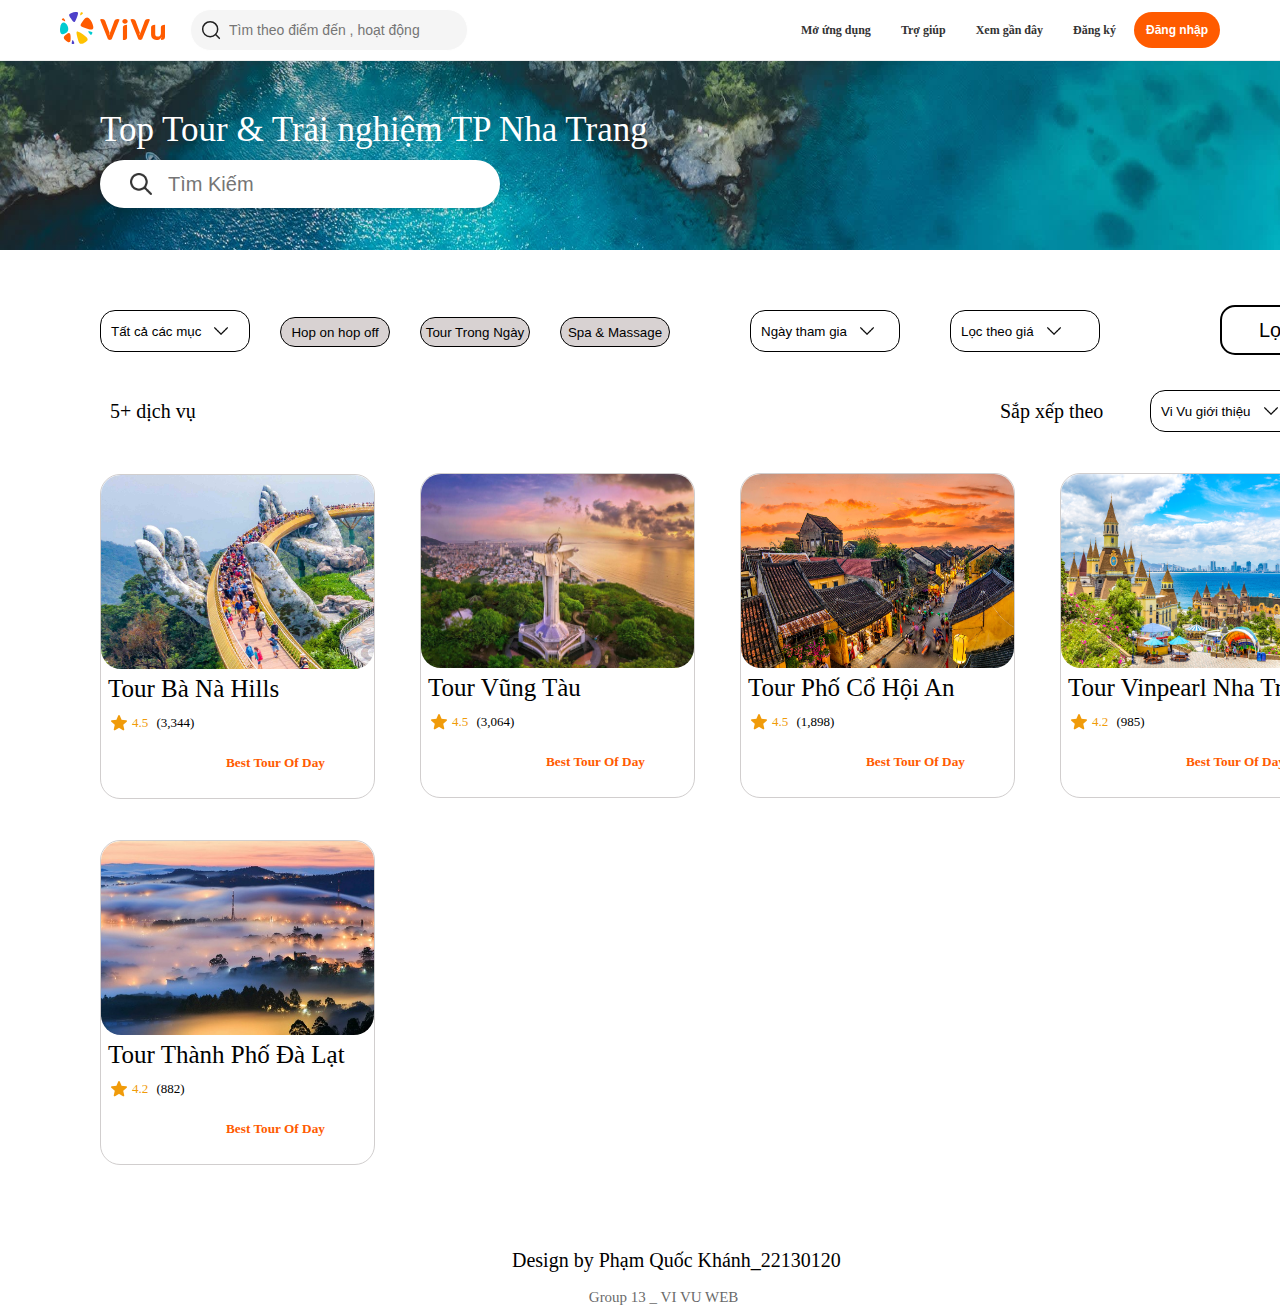
<file: NT.html>
<!DOCTYPE html>
<html lang="en">
<head>
    <meta charset="UTF-8">
    <meta name="viewport" content="width=device-width, initial-scale=1.0">
    <title>HCM_VI_VU_WEB</title>
    <link rel="stylesheet" href="./assets/css/NT.css">
</head>
<body>
     <!-- Header -->
     <div id="total_header">
        <!-- Header-top -->
        <div id="header">
            <div class="header-content">
                <div class="header-left">
                    <a href="index.html"> 
                    <div class="logo" >
                        <svg xmlns="http://www.w3.org/2000/svg" width="115" height="32" viewBox="0 0 115 32">
                            <g id="logo-icon">
                                <path
                                    d="M2.54763 8.36536C3.06015 8.61137 3.59026 8.82129 4.13396 8.99281C5.30016 9.3607 5.46157 9.20603 4.95716 8.16962C4.74383 7.73129 4.50605 7.30996 4.24603 6.9069C3.73787 6.11922 3.39541 5.82966 2.58517 6.51148C2.42393 6.64717 2.27315 6.79368 2.13362 6.94961C1.64432 7.49646 1.65049 7.93473 2.54763 8.36536Z"
                                    fill="#FF5B00"></path>
                                <path
                                    d="M14.1387 30.6133C13.9381 30.042 13.697 29.4846 13.4164 28.9461C12.8147 27.7909 12.5758 27.7861 12.1718 28.948C12.001 29.4393 11.8614 29.9363 11.7525 30.4362C11.5397 31.4131 11.579 31.8893 12.7068 31.9844C12.9312 32.0033 13.1559 32.0062 13.3793 31.9935C14.1627 31.9489 14.4898 31.6134 14.1387 30.6133Z"
                                    fill="#4D40CA"></path>
                                <path
                                    d="M29.9921 22.1916C29.5357 21.6588 29.1166 21.0934 28.739 20.4994C27.9292 19.2255 28.0621 18.9832 29.4582 19.2528C30.0487 19.3668 30.6266 19.5154 31.1899 19.6965C32.2907 20.0503 32.7449 20.3662 32.1901 21.552C32.0797 21.788 31.9531 22.015 31.8116 22.2316C31.3156 22.991 30.7912 23.1243 29.9921 22.1916Z"
                                    fill="#00CBD0"></path>
                                <path
                                    d="M22.4408 1.98794C22.0369 2.33178 21.6084 2.64744 21.1582 2.93187C20.1926 3.54195 20.009 3.44178 20.2133 2.39013C20.2997 1.94537 20.4124 1.50999 20.5496 1.08569C20.8178 0.2565 21.0572 -0.0856586 21.956 0.332238C22.1349 0.4154 22.3069 0.510793 22.4711 0.617347C23.0467 0.991023 23.1477 1.38605 22.4408 1.98794Z"
                                    fill="#FFC200"></path>
                                <path
                                    d="M5.42233 21.2638C0.93364 23.938 -0.367496 20.5653 0.0845712 16.146C0.792365 9.2268 5.42233 9.10795 7.59725 14.0515C8.91167 17.0392 8.41049 19.4836 5.42233 21.2638Z"
                                    fill="#00CBD0"></path>
                                <path
                                    d="M10.6485 26.0616C10.6485 26.811 10.6177 27.5533 10.5574 28.2872C10.4335 29.7926 9.45576 31.049 7.46783 29.7926C6.65317 29.2777 5.88662 28.6937 5.17642 28.0488C3.53171 26.5552 3.11245 25.1077 5.17642 23.3024C5.6975 22.8466 6.23639 22.4107 6.79193 21.9958C9.37625 20.0658 10.3777 21.3717 10.5759 24.0743C10.624 24.7305 10.6485 25.3932 10.6485 26.0616Z"
                                    fill="#FF5B00"></path>
                                <path
                                    d="M25.6517 24.6001C24.0483 23.2415 22.3469 21.9943 20.5596 20.8704C16.726 18.4598 15.9969 18.8556 16.8081 23.0109C17.1512 24.7683 17.5985 26.4886 18.1434 28.1651C19.2081 31.4414 20.1587 32.7933 23.7271 31.1421C24.4373 30.8135 25.1203 30.4366 25.772 30.0156C28.0574 28.5391 28.4584 26.9783 25.6517 24.6001Z"
                                    fill="#FFC200"></path>
                                <path
                                    d="M23.7952 7.67218C23.3049 8.31326 22.8329 8.96882 22.3797 9.6381C19.6944 13.6037 19.9603 13.7517 23.7952 15.4257C25.1767 16.0289 26.5971 16.5603 28.0514 17.0154C33.3695 18.6794 34.1829 16.8212 32.6334 12.2089C32.1916 10.8938 31.5799 9.65613 30.8244 8.52163C28.4711 4.98797 26.5415 4.08062 23.7952 7.67218Z"
                                    fill="#FF5B00"></path>
                                <path
                                    d="M15.4106 0.0412101C14.0773 0.169808 12.7917 0.461057 11.574 0.894807C8.25614 2.07667 8.74808 3.46615 10.576 6.12C10.9533 6.66782 11.3431 7.20642 11.7451 7.73538C13.8749 10.5385 14.4369 11.1585 16.165 7.18391C16.7289 5.88706 17.23 4.55679 17.6646 3.19692C18.4003 0.894806 18.2869 -0.236201 15.4106 0.0412101Z"
                                    fill="#4D40CA"></path>
                            </g>
                            <g id="logo-en"  transform="translate(40, 7)">
                                <path
                                    d="M65 17.9582C65 18.9331 64.6686 19.6838 64.0058 20.2103C63.343 20.7368 62.3589 21 61.0534 21V19.2744C61.3547 18.9624 61.6057 18.6309 61.8066 18.2799L61.5957 18.163C60.3304 20.0543 58.6232 21 56.4742 21C55.47 21 54.5561 20.7758 53.7327 20.3273C52.9092 19.8593 52.2565 19.2159 51.7745 18.3969C51.3125 17.5585 51.0815 16.6128 51.0815 15.5599V8.18942C51.0815 7.35098 51.4129 6.75627 52.0757 6.40529C52.7586 6.03482 53.803 5.84958 55.2089 5.84958V15.2674C55.2089 15.9694 55.4298 16.5251 55.8717 16.9345C56.3135 17.344 56.9562 17.5487 57.7998 17.5487C58.7638 17.5487 59.517 17.2563 60.0592 16.6713C60.6015 16.0669 60.8727 15.2967 60.8727 14.3607V8.18942C60.8727 7.35098 61.204 6.75627 61.8668 6.40529C62.5497 6.03482 63.5941 5.84958 65 5.84958V17.9582Z"
                                    fill="#FF5B00" />
                                <path
                                    d="M40.2125 21C39.128 21 38.4049 20.5223 38.0434 19.5669L30.3913 0.43872C30.6122 0.321728 30.9034 0.224233 31.265 0.146239C31.6466 0.0487459 31.998 0 32.3194 0C34.0466 0 35.1513 0.672703 35.6333 2.01811L39.9715 13.8343L39.2184 15.8231L39.5799 15.9694L44.7616 2.01811C45.2838 0.672703 46.3885 0 48.0756 0C48.3969 0 48.7383 0.0487459 49.0998 0.146239C49.4815 0.224233 49.7827 0.321728 50.0036 0.43872L42.3816 19.5669C42.0201 20.5223 41.2971 21 40.2125 21Z"
                                    fill="#FF5B00" />
                                <path
                                    d="M24.996 4.73816C24.2328 4.73816 23.5901 4.52368 23.0679 4.09471C22.5658 3.64624 22.3148 3.07103 22.3148 2.36908C22.3148 1.66713 22.5658 1.10167 23.0679 0.672703C23.5901 0.224235 24.2328 0 24.996 0C25.7592 0 26.3919 0.224235 26.894 0.672703C27.4162 1.10167 27.6773 1.66713 27.6773 2.36908C27.6773 3.07103 27.4162 3.64624 26.894 4.09471C26.3919 4.52368 25.7592 4.73816 24.996 4.73816ZM22.9173 8.18942C22.9173 7.35098 23.2587 6.75627 23.9416 6.40529C24.6245 6.03482 25.6588 5.84958 27.0446 5.84958V18.6602C27.0446 19.4986 26.7032 20.1031 26.0203 20.4735C25.3374 20.8245 24.3031 21 22.9173 21V8.18942Z"
                                    fill="#FF5B00" />
                                <path
                                    d="M9.82124 21C8.73668 21 8.01365 20.5223 7.65213 19.5669L0 0.43872C0.220928 0.321728 0.51215 0.224233 0.873668 0.146239C1.25527 0.0487459 1.60675 0 1.9281 0C3.65535 0 4.75999 0.672703 5.24201 2.01811L9.58023 13.8343L8.82706 15.8231L9.18858 15.9694L14.3703 2.01811C14.8925 0.672703 15.9972 0 17.6843 0C18.0056 0 18.347 0.0487459 18.7086 0.146239C19.0902 0.224233 19.3914 0.321728 19.6123 0.43872L11.9903 19.5669C11.6288 20.5223 10.9058 21 9.82124 21Z"
                                    fill="#FF5B00" />
                            </g>
                        </svg>
                    </div>
                </a>

                    <div class="search">
                        <svg class="search-icon" width="20" height="20" viewBox="0 0 48 48" fill="none">
                            <circle cx="22" cy="22" r="18" stroke="#212121" stroke-width="3.6"></circle>
                            <path d="M35 35L44 44" stroke="#212121" stroke-width="3.6" stroke-linecap="round"></path>
                        </svg>
                        <input class="search-input" type="text" placeholder="Tìm theo điểm đến , hoạt động">
                    </div>
                </div>
                <div class="header-right">
                    <div class="menu">
                        <div class="menu-item">
                            <p>
                                Mở ứng dụng
                            </p>
                        </div>
                        <div class="menu-item">
                            <p>
                                Trợ giúp
                            </p>
                        </div>
                        <div class="menu-item">
                            <p>
                                Xem gần đây
                            </p>
                        </div>
                        <div class="menu-item">
                            <p>
                                Đăng ký
                            </p>
                        </div>
                        <div class="">
                            <button class="login-btn">Đăng nhập</button>
                        </div>
                    </div>
                </div>
            </div>
        </div>
     </div>

        <!-- Content -->
        <div id="First_Content">
            <img src="./assets/image/img_tna_activity_list_hero_desktop_2x.jpg" >
            <div class="Title">
               <h2>Top Tour & Trải nghiệm TP Nha Trang</h2>
            </div>
            <div class="Input">
                <img src="./assets/image/search.png" class="Icon_find">
                <input type="text" placeholder="Tìm Kiếm" class="Input_text">
            </div>
        </div>
        <!-- Second Content -->
        <div id="Second_Content">
            <div class="Nav_1">
                <button class="dropdown-btn">Tất cả các mục
                    <img src="./assets/image/down-arrow.png" class="down">
                </button>
                <div class="dropdown-content">
                  <a href="">Tour</a>
                  <a href="">Spa & Massage</a>
                  <a href="">Yatch</a>
                  <a href="">Discount</a>
                </div>
            </div>
            <div class="Nav_2">
                <button>Hop on hop off</button>
            </div>
            <div class="Nav_3">
                <button>Tour Trong Ngày</button>
            </div>
            <div class="Nav_4">
                <button>Spa & Massage</button>
            </div>
            <div class="Nav_5">
                <button class="dropdown-btn1">Ngày tham gia
                    <img src="./assets/image/down-arrow.png" class="down1">
                </button>
                <div class="dropdown-content1">
                  <a href="">01/01/2024</a>
                  <a href="">02/01/2024</a>
                  <a href="">03/01/2024</a>
                  <a href="">04/01/2024</a>
                </div>  
            </div>
            <div class="Nav_6">
                <button class="dropdown-btn2">Lọc theo giá
                    <img src="./assets/image/down-arrow.png" class="down2">
                </button>
                <div class="dropdown-content2">
                  <a href="">Nhỏ hơn 2.0000.000</a>
                  <a href="">Nhỏ hơn 5.0000.000</a>
                  <a href="">Nhỏ hơn 10.0000.000</a>
                  <a href="">Nhỏ hơn 20.0000.000</a>
                </div>  
            </div>
            <div class="Nav_7">
                <button>Lọc</button>
            </div>

        </div>
        <div id="Second2">
            <div class="Title1">
                <h5>5+ dịch vụ</h5>
            </div>
            <div class="Title2">
                <h5>Sắp xếp theo</h5>
            </div>
            <div class="Title3">
                <button class="dropdown-btn3">Vi Vu giới thiệu
                    <img src="./assets/image/down-arrow.png" class="down3">
                </button>
                <div class="dropdown-content3">
                  <a href="">Bán chạy</a>
                  <a href="">Đánh giá cao nhất</a>
                  <a href="">Giá (Thấp đến cao)</a>
                  <a href="">Dịch vụ nổi bật</a>
                </div>  
            </div>
        </div>
        <!-- Main -->
         <div id="Main">
            <div class="Ct">
                <div class="Nav_Day1">
                   <img src="./assets/image/nav_day1.jpg" class="pic">
                   <h4>Tour Bà Nà Hills</h4>
                   <img src="./assets/image/star.png" class="star">
                   <h6>4.5  <span class="nav_rate">(3,344)</span></h6>
                   <h5>Best Tour Of Day</h5>
                </div> 
                <div class="Nav_Day2">
                   <img src="./assets/image/nav_day2.jpg" class="pic">
                   <h4>Tour Vũng Tàu</h4>
                   <img src="./assets/image/star.png" class="star">
                   <h6>4.5  <span class="nav_rate">(3,064)</span></h6>
                   <h5>Best Tour Of Day</h5>
                </div>
                <div class="Nav_Day3">
                   <img src="./assets/image/nav_day3.jpg" class="pic">
                   <h4>Tour Phố Cổ Hội An</h4>
                   <img src="./assets/image/star.png" class="star">
                   <h6>4.5  <span class="nav_rate">(1,898)</span></h6>
                   <h5>Best Tour Of Day</h5>
                </div>
                <div class="Nav_Day4">
                   <img src="./assets/image/nav_day4.jpg" class="pic">
                   <h4>Tour Vinpearl Nha Trang</h4>
                   <img src="./assets/image/star.png" class="star">
                   <h6>4.2  <span class="nav_rate">(985)</span></h6>
                   <h5>Best Tour Of Day</h5>
                </div>
                <div class="Nav_Day5">
                   <img src="./assets/image/nav_day5.jpg" class="pic">
                   <h4>Tour Thành Phố Đà Lạt</h4>
                   <img src="./assets/image/star.png" class="star">
                   <h6>4.2  <span class="nav_rate">(882)</span></h6>
                   <h5>Best Tour Of Day</h5>
                </div>
               </div>
        </div>
         <!--Footer  -->
         <div id="Footer">
            <h3>Design by Phạm Quốc Khánh_22130120</h3>
            <h4>Group 13 _ VI VU WEB</h4>
           
        </div>
</body>
</html>
</file>
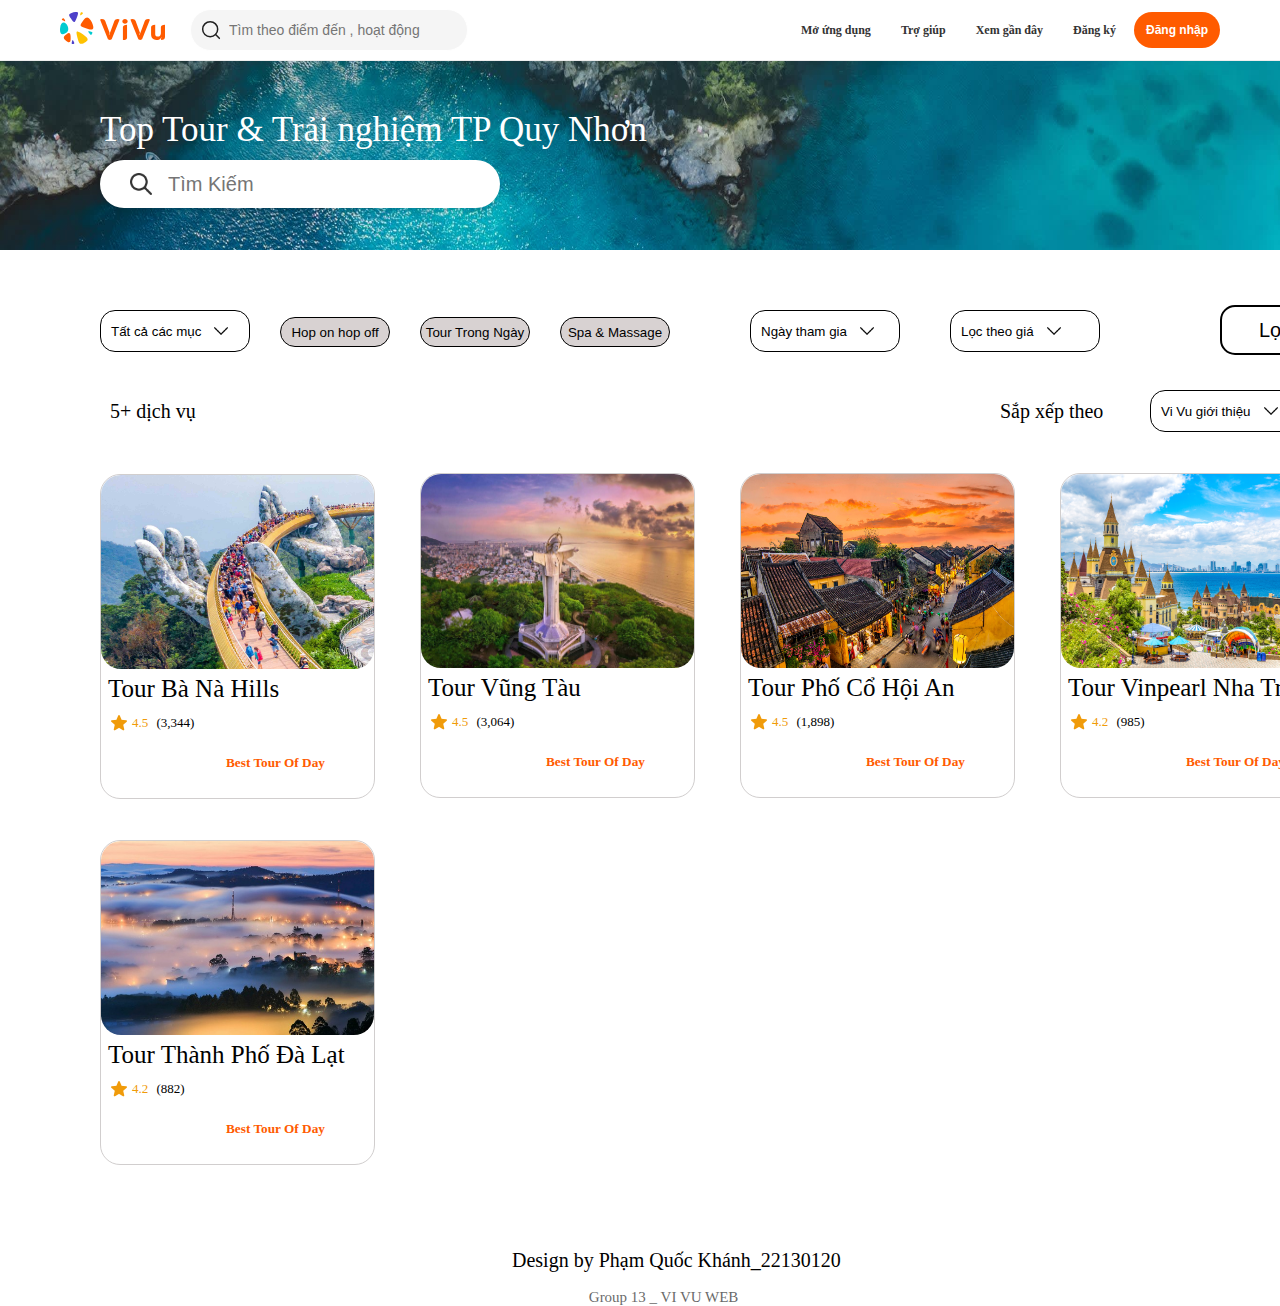
<file: QN.html>
<!DOCTYPE html>
<html lang="en">
<head>
    <meta charset="UTF-8">
    <meta name="viewport" content="width=device-width, initial-scale=1.0">
    <title>HCM_VI_VU_WEB</title>
    <link rel="stylesheet" href="./assets/css/QN.css">
</head>
<body>
     <!-- Header -->
     <div id="total_header">
        <!-- Header-top -->
        <div id="header">
            <div class="header-content">
                <div class="header-left">
                    <a href="index.html"> 
                    <div class="logo" >
                        <svg xmlns="http://www.w3.org/2000/svg" width="115" height="32" viewBox="0 0 115 32">
                            <g id="logo-icon">
                                <path
                                    d="M2.54763 8.36536C3.06015 8.61137 3.59026 8.82129 4.13396 8.99281C5.30016 9.3607 5.46157 9.20603 4.95716 8.16962C4.74383 7.73129 4.50605 7.30996 4.24603 6.9069C3.73787 6.11922 3.39541 5.82966 2.58517 6.51148C2.42393 6.64717 2.27315 6.79368 2.13362 6.94961C1.64432 7.49646 1.65049 7.93473 2.54763 8.36536Z"
                                    fill="#FF5B00"></path>
                                <path
                                    d="M14.1387 30.6133C13.9381 30.042 13.697 29.4846 13.4164 28.9461C12.8147 27.7909 12.5758 27.7861 12.1718 28.948C12.001 29.4393 11.8614 29.9363 11.7525 30.4362C11.5397 31.4131 11.579 31.8893 12.7068 31.9844C12.9312 32.0033 13.1559 32.0062 13.3793 31.9935C14.1627 31.9489 14.4898 31.6134 14.1387 30.6133Z"
                                    fill="#4D40CA"></path>
                                <path
                                    d="M29.9921 22.1916C29.5357 21.6588 29.1166 21.0934 28.739 20.4994C27.9292 19.2255 28.0621 18.9832 29.4582 19.2528C30.0487 19.3668 30.6266 19.5154 31.1899 19.6965C32.2907 20.0503 32.7449 20.3662 32.1901 21.552C32.0797 21.788 31.9531 22.015 31.8116 22.2316C31.3156 22.991 30.7912 23.1243 29.9921 22.1916Z"
                                    fill="#00CBD0"></path>
                                <path
                                    d="M22.4408 1.98794C22.0369 2.33178 21.6084 2.64744 21.1582 2.93187C20.1926 3.54195 20.009 3.44178 20.2133 2.39013C20.2997 1.94537 20.4124 1.50999 20.5496 1.08569C20.8178 0.2565 21.0572 -0.0856586 21.956 0.332238C22.1349 0.4154 22.3069 0.510793 22.4711 0.617347C23.0467 0.991023 23.1477 1.38605 22.4408 1.98794Z"
                                    fill="#FFC200"></path>
                                <path
                                    d="M5.42233 21.2638C0.93364 23.938 -0.367496 20.5653 0.0845712 16.146C0.792365 9.2268 5.42233 9.10795 7.59725 14.0515C8.91167 17.0392 8.41049 19.4836 5.42233 21.2638Z"
                                    fill="#00CBD0"></path>
                                <path
                                    d="M10.6485 26.0616C10.6485 26.811 10.6177 27.5533 10.5574 28.2872C10.4335 29.7926 9.45576 31.049 7.46783 29.7926C6.65317 29.2777 5.88662 28.6937 5.17642 28.0488C3.53171 26.5552 3.11245 25.1077 5.17642 23.3024C5.6975 22.8466 6.23639 22.4107 6.79193 21.9958C9.37625 20.0658 10.3777 21.3717 10.5759 24.0743C10.624 24.7305 10.6485 25.3932 10.6485 26.0616Z"
                                    fill="#FF5B00"></path>
                                <path
                                    d="M25.6517 24.6001C24.0483 23.2415 22.3469 21.9943 20.5596 20.8704C16.726 18.4598 15.9969 18.8556 16.8081 23.0109C17.1512 24.7683 17.5985 26.4886 18.1434 28.1651C19.2081 31.4414 20.1587 32.7933 23.7271 31.1421C24.4373 30.8135 25.1203 30.4366 25.772 30.0156C28.0574 28.5391 28.4584 26.9783 25.6517 24.6001Z"
                                    fill="#FFC200"></path>
                                <path
                                    d="M23.7952 7.67218C23.3049 8.31326 22.8329 8.96882 22.3797 9.6381C19.6944 13.6037 19.9603 13.7517 23.7952 15.4257C25.1767 16.0289 26.5971 16.5603 28.0514 17.0154C33.3695 18.6794 34.1829 16.8212 32.6334 12.2089C32.1916 10.8938 31.5799 9.65613 30.8244 8.52163C28.4711 4.98797 26.5415 4.08062 23.7952 7.67218Z"
                                    fill="#FF5B00"></path>
                                <path
                                    d="M15.4106 0.0412101C14.0773 0.169808 12.7917 0.461057 11.574 0.894807C8.25614 2.07667 8.74808 3.46615 10.576 6.12C10.9533 6.66782 11.3431 7.20642 11.7451 7.73538C13.8749 10.5385 14.4369 11.1585 16.165 7.18391C16.7289 5.88706 17.23 4.55679 17.6646 3.19692C18.4003 0.894806 18.2869 -0.236201 15.4106 0.0412101Z"
                                    fill="#4D40CA"></path>
                            </g>
                            <g id="logo-en"  transform="translate(40, 7)">
                                <path
                                    d="M65 17.9582C65 18.9331 64.6686 19.6838 64.0058 20.2103C63.343 20.7368 62.3589 21 61.0534 21V19.2744C61.3547 18.9624 61.6057 18.6309 61.8066 18.2799L61.5957 18.163C60.3304 20.0543 58.6232 21 56.4742 21C55.47 21 54.5561 20.7758 53.7327 20.3273C52.9092 19.8593 52.2565 19.2159 51.7745 18.3969C51.3125 17.5585 51.0815 16.6128 51.0815 15.5599V8.18942C51.0815 7.35098 51.4129 6.75627 52.0757 6.40529C52.7586 6.03482 53.803 5.84958 55.2089 5.84958V15.2674C55.2089 15.9694 55.4298 16.5251 55.8717 16.9345C56.3135 17.344 56.9562 17.5487 57.7998 17.5487C58.7638 17.5487 59.517 17.2563 60.0592 16.6713C60.6015 16.0669 60.8727 15.2967 60.8727 14.3607V8.18942C60.8727 7.35098 61.204 6.75627 61.8668 6.40529C62.5497 6.03482 63.5941 5.84958 65 5.84958V17.9582Z"
                                    fill="#FF5B00" />
                                <path
                                    d="M40.2125 21C39.128 21 38.4049 20.5223 38.0434 19.5669L30.3913 0.43872C30.6122 0.321728 30.9034 0.224233 31.265 0.146239C31.6466 0.0487459 31.998 0 32.3194 0C34.0466 0 35.1513 0.672703 35.6333 2.01811L39.9715 13.8343L39.2184 15.8231L39.5799 15.9694L44.7616 2.01811C45.2838 0.672703 46.3885 0 48.0756 0C48.3969 0 48.7383 0.0487459 49.0998 0.146239C49.4815 0.224233 49.7827 0.321728 50.0036 0.43872L42.3816 19.5669C42.0201 20.5223 41.2971 21 40.2125 21Z"
                                    fill="#FF5B00" />
                                <path
                                    d="M24.996 4.73816C24.2328 4.73816 23.5901 4.52368 23.0679 4.09471C22.5658 3.64624 22.3148 3.07103 22.3148 2.36908C22.3148 1.66713 22.5658 1.10167 23.0679 0.672703C23.5901 0.224235 24.2328 0 24.996 0C25.7592 0 26.3919 0.224235 26.894 0.672703C27.4162 1.10167 27.6773 1.66713 27.6773 2.36908C27.6773 3.07103 27.4162 3.64624 26.894 4.09471C26.3919 4.52368 25.7592 4.73816 24.996 4.73816ZM22.9173 8.18942C22.9173 7.35098 23.2587 6.75627 23.9416 6.40529C24.6245 6.03482 25.6588 5.84958 27.0446 5.84958V18.6602C27.0446 19.4986 26.7032 20.1031 26.0203 20.4735C25.3374 20.8245 24.3031 21 22.9173 21V8.18942Z"
                                    fill="#FF5B00" />
                                <path
                                    d="M9.82124 21C8.73668 21 8.01365 20.5223 7.65213 19.5669L0 0.43872C0.220928 0.321728 0.51215 0.224233 0.873668 0.146239C1.25527 0.0487459 1.60675 0 1.9281 0C3.65535 0 4.75999 0.672703 5.24201 2.01811L9.58023 13.8343L8.82706 15.8231L9.18858 15.9694L14.3703 2.01811C14.8925 0.672703 15.9972 0 17.6843 0C18.0056 0 18.347 0.0487459 18.7086 0.146239C19.0902 0.224233 19.3914 0.321728 19.6123 0.43872L11.9903 19.5669C11.6288 20.5223 10.9058 21 9.82124 21Z"
                                    fill="#FF5B00" />
                            </g>
                        </svg>
                    </div>
                </a>

                    <div class="search">
                        <svg class="search-icon" width="20" height="20" viewBox="0 0 48 48" fill="none">
                            <circle cx="22" cy="22" r="18" stroke="#212121" stroke-width="3.6"></circle>
                            <path d="M35 35L44 44" stroke="#212121" stroke-width="3.6" stroke-linecap="round"></path>
                        </svg>
                        <input class="search-input" type="text" placeholder="Tìm theo điểm đến , hoạt động">
                    </div>
                </div>
                <div class="header-right">
                    <div class="menu">
                        <div class="menu-item">
                            <p>
                                Mở ứng dụng
                            </p>
                        </div>
                        <div class="menu-item">
                            <p>
                                Trợ giúp
                            </p>
                        </div>
                        <div class="menu-item">
                            <p>
                                Xem gần đây
                            </p>
                        </div>
                        <div class="menu-item">
                            <p>
                                Đăng ký
                            </p>
                        </div>
                        <div class="">
                            <button class="login-btn">Đăng nhập</button>
                        </div>
                    </div>
                </div>
            </div>
        </div>
     </div>

        <!-- Content -->
        <div id="First_Content">
            <img src="./assets/image/img_tna_activity_list_hero_desktop_2x.jpg" >
            <div class="Title">
               <h2>Top Tour & Trải nghiệm TP Quy Nhơn</h2>
            </div>
            <div class="Input">
                <img src="./assets/image/search.png" class="Icon_find">
                <input type="text" placeholder="Tìm Kiếm" class="Input_text">
            </div>
        </div>
        <!-- Second Content -->
        <div id="Second_Content">
            <div class="Nav_1">
                <button class="dropdown-btn">Tất cả các mục
                    <img src="./assets/image/down-arrow.png" class="down">
                </button>
                <div class="dropdown-content">
                  <a href="">Tour</a>
                  <a href="">Spa & Massage</a>
                  <a href="">Yatch</a>
                  <a href="">Discount</a>
                </div>
            </div>
            <div class="Nav_2">
                <button>Hop on hop off</button>
            </div>
            <div class="Nav_3">
                <button>Tour Trong Ngày</button>
            </div>
            <div class="Nav_4">
                <button>Spa & Massage</button>
            </div>
            <div class="Nav_5">
                <button class="dropdown-btn1">Ngày tham gia
                    <img src="./assets/image/down-arrow.png" class="down1">
                </button>
                <div class="dropdown-content1">
                  <a href="">01/01/2024</a>
                  <a href="">02/01/2024</a>
                  <a href="">03/01/2024</a>
                  <a href="">04/01/2024</a>
                </div>  
            </div>
            <div class="Nav_6">
                <button class="dropdown-btn2">Lọc theo giá
                    <img src="./assets/image/down-arrow.png" class="down2">
                </button>
                <div class="dropdown-content2">
                  <a href="">Nhỏ hơn 2.0000.000</a>
                  <a href="">Nhỏ hơn 5.0000.000</a>
                  <a href="">Nhỏ hơn 10.0000.000</a>
                  <a href="">Nhỏ hơn 20.0000.000</a>
                </div>  
            </div>
            <div class="Nav_7">
                <button>Lọc</button>
            </div>

        </div>
        <div id="Second2">
            <div class="Title1">
                <h5>5+ dịch vụ</h5>
            </div>
            <div class="Title2">
                <h5>Sắp xếp theo</h5>
            </div>
            <div class="Title3">
                <button class="dropdown-btn3">Vi Vu giới thiệu
                    <img src="./assets/image/down-arrow.png" class="down3">
                </button>
                <div class="dropdown-content3">
                  <a href="">Bán chạy</a>
                  <a href="">Đánh giá cao nhất</a>
                  <a href="">Giá (Thấp đến cao)</a>
                  <a href="">Dịch vụ nổi bật</a>
                </div>  
            </div>
        </div>
        <!-- Main -->
         <div id="Main">
            <div class="Ct">
                <div class="Nav_Day1">
                   <img src="./assets/image/nav_day1.jpg" class="pic">
                   <h4>Tour Bà Nà Hills</h4>
                   <img src="./assets/image/star.png" class="star">
                   <h6>4.5  <span class="nav_rate">(3,344)</span></h6>
                   <h5>Best Tour Of Day</h5>
                </div> 
                <div class="Nav_Day2">
                   <img src="./assets/image/nav_day2.jpg" class="pic">
                   <h4>Tour Vũng Tàu</h4>
                   <img src="./assets/image/star.png" class="star">
                   <h6>4.5  <span class="nav_rate">(3,064)</span></h6>
                   <h5>Best Tour Of Day</h5>
                </div>
                <div class="Nav_Day3">
                   <img src="./assets/image/nav_day3.jpg" class="pic">
                   <h4>Tour Phố Cổ Hội An</h4>
                   <img src="./assets/image/star.png" class="star">
                   <h6>4.5  <span class="nav_rate">(1,898)</span></h6>
                   <h5>Best Tour Of Day</h5>
                </div>
                <div class="Nav_Day4">
                   <img src="./assets/image/nav_day4.jpg" class="pic">
                   <h4>Tour Vinpearl Nha Trang</h4>
                   <img src="./assets/image/star.png" class="star">
                   <h6>4.2  <span class="nav_rate">(985)</span></h6>
                   <h5>Best Tour Of Day</h5>
                </div>
                <div class="Nav_Day5">
                   <img src="./assets/image/nav_day5.jpg" class="pic">
                   <h4>Tour Thành Phố Đà Lạt</h4>
                   <img src="./assets/image/star.png" class="star">
                   <h6>4.2  <span class="nav_rate">(882)</span></h6>
                   <h5>Best Tour Of Day</h5>
                </div>
               </div>
        </div>
         <!--Footer  -->
         <div id="Footer">
            <h3>Design by Phạm Quốc Khánh_22130120</h3>
            <h4>Group 13 _ VI VU WEB</h4>
           
        </div>
</body>
</html>
</file>
<file: assets/css/style.css>
*{
    margin: 0;
    padding: 0;
    box-sizing: border-box;
    background-color: rgb(255,255,255);
}
#total_header{
    height: 60px;
    width: 100%;
    background-color: rgb(255,255,255);
}
#header{
    height: 60px;
    width: 100%;
    background-color: rgb(255,255,255);
}
.logo{
    position: absolute;
    left: 100px;
    top: 15px;
}
#Header h3{
    position: absolute;
    margin-top: 9px;
    margin-left: 50px;
    font-size: 40px;
    color: #ff5b00;
    font-family: 'Trebuchet MS', 'Lucida Sans Unicode', 'Lucida Grande', 'Lucida Sans', Arial, sans-serif;
}

#First_Content{
    height: 580px;
    width: 100%;
}
.img_main{
    max-height: 500px;
    max-width: 100%;
    image-rendering: pixelated;
    z-index: 1;
    position: relative;
    border-radius: 2px;
    background-size: cover;
    background-repeat: no-repeat;

}
h1{
    color: white;
    position: absolute;
    z-index: 2;
    top: 150px;
    left: 10%;
    background: transparent;
    font-size: 60px;
    font-weight: 600;
    line-height: 132%;
}
h2{
    color: white;
    position: absolute;
    z-index: 2;
    top: 220px;
    left: 11%;
    background: transparent;
    font-size: 25px;
    font-weight: 600;
    line-height: 132%;
    margin-top: 8px;
}
.Frame_find{
    display: flex;
    justify-items: center;
    align-items: center;
}
.Btn_search{
    z-index: 2;
    position: absolute;
    background: #fff;
    padding: 6px 8px 6px 20px;
    border-radius: 9999px;
    overflow: hidden;
    top: 280px;
    width: 50%;
    left: 10%;
    height: 9.5%;
}
.Btn_search .Position{
    position: absolute;
    width: 31px; 
    height: 30px;
    margin-right: 8px;
    margin-top: 7px;
    justify-items: left;
}
.Btn_search .Input_text{
    position: absolute;
    border: none;
    outline: none;
    font-size: 22px;
    font-weight: 600;
    line-height: 132%;
    caret-color: #ff5b00;
    -webkit-box-flex: 1;
    flex: 1;
    margin: 8px;
    left: 9%;
    top: 12%;
}
.Nav_btn_search{
    border: none;
    height: 30px;
    width: 120px;
    position: absolute;
    left: 80%;
    background: #ff5b00;
    border-radius: 200px;
    width: 120px;
    height: 52px;
    display: -webkit-box;
    display: flex;
    -webkit-box-align: center;
    align-items: center;
    -webkit-box-pack: center;
    justify-content: center;
    -webkit-box-flex: 0;
    flex: none;
    top: 5%;
}
.Icon_find{
    background-color: #ff5b00;
    height: 25px;
    width: 25px;
    cursor: pointer;
    border: none;
    overflow: hidden;
    background-size: cover;
    background-repeat: no-repeat;
}
.Nav_p1{
    position: absolute;
    width: 158px;
    padding: 11px;
    height: 225px;
    margin-right: 20px;
    border-radius: 20px;
    background-color: #ffffff;
    left: 100px;
    top: 400px;
    z-index: 3;
    border: 2px solid rgb(230,230,230);
    cursor: pointer;
}
.Nav_p1 img{
    width: 100%;
    height: auto;
    min-height: 90px;
    border-radius: 16px;
    background-position: inherit;
    background-repeat: none;
}
.Nav_p1 h3{
    font-size: 18px;
    padding-top: 8px;
    color: black;
}
.Nav_p1 h4{
    padding-top: 3px;
    font-weight: 300;
    color: rgb(172, 170, 168);
}
.Nav_p1:hover{
    transform: scale(1.05) ;
    border: 1px solid rgb(152, 156, 146);
    box-shadow: 0 0 10px rgba(0, 0, 0, 0.5);
}
.Nav_p2{
    position: absolute;
    width: 158px;
    padding: 11px;
    height: 225px;
    margin-right: 20px;
    border-radius: 20px;
    background-color: #ffffff;
    left: 270px;
    top: 400px;
    z-index: 3;
    border: 2px solid rgb(230,230,230);
    cursor: pointer;
}
.Nav_p2 img{
    width: 100%;
    height: 131px;
    min-height: 90px;
    border-radius: 16px;
    background-position: inherit;
    background-repeat: none;
}
.Nav_p2 h3{
    font-size: 18px;
    padding-top: 8px;
    color: black;
}
.Nav_p2 h4{
    padding-top: 3px;
    font-weight: 300;
    color: rgb(172, 170, 168);
}
.Nav_p2:hover{
    transform: scale(1.05) ;
    border: 1px solid rgb(152, 156, 146);
    box-shadow: 0 0 10px rgba(0, 0, 0, 0.5);
}
.Nav_p3{
    position: absolute;
    width: 158px;
    padding: 11px;
    height: 225px;
    margin-right: 20px;
    border-radius: 20px;
    background-color: #ffffff;
    left: 440px;
    top: 400px;
    z-index: 3;
    border: 2px solid rgb(230,230,230);
    cursor: pointer;
}
.Nav_p3 img{
    width: 100%;
    height: 131px;
    min-height: 90px;
    border-radius: 16px;
    background-position: inherit;
    background-repeat: none;
}
.Nav_p3 h3{
    font-size: 18px;
    padding-top: 8px;
    color: black;
}
.Nav_p3 h4{
    padding-top: 3px;
    font-weight: 300;
    color: rgb(172, 170, 168);
}
.Nav_p3:hover{
    transform: scale(1.05) ;
    border: 1px solid rgb(152, 156, 146);
    box-shadow: 0 0 10px rgba(0, 0, 0, 0.5);
}
.Nav_p4{
    position: absolute;
    width: 158px;
    padding: 11px;
    height: 225px;
    margin-right: 20px;
    border-radius: 20px;
    background-color: #ffffff;
    left: 610px;
    top: 400px;
    z-index: 3;
    border: 2px solid rgb(230,230,230);
    cursor: pointer;
}
.Nav_p4 img{
    width: 100%;
    height: 131px;
    min-height: 90px;
    border-radius: 16px;
    background-position: inherit;
    background-repeat: none;
}
.Nav_p4 h3{
    font-size: 18px;
    padding-top: 8px;
    color: black;
}
.Nav_p4 h4{
    padding-top: 3px;
    font-weight: 300;
    color: rgb(172, 170, 168);
}
.Nav_p4:hover{
    transform: scale(1.05) ;
    border: 1px solid rgb(152, 156, 146);
    box-shadow: 0 0 10px rgba(0, 0, 0, 0.5);
}
.Nav_p5{
    position: absolute;
    width: 158px;
    padding: 11px;
    height: 225px;
    margin-right: 20px;
    border-radius: 20px;
    background-color: #ffffff;
    left: 780px;
    top: 400px;
    z-index: 3;
    border: 2px solid rgb(230,230,230);
    cursor: pointer;
}
.Nav_p5 img{
    width: 100%;
    height: 131px;
    min-height: 90px;
    border-radius: 16px;
    background-position: inherit;
    background-repeat: none;
}
.Nav_p5 h3{
    font-size: 18px;
    padding-top: 8px;
    color: black;
}
.Nav_p5 h4{
    padding-top: 3px;
    font-weight: 300;
    color: rgb(172, 170, 168);
}
.Nav_p5:hover{
    transform: scale(1.05) ;
    border: 1px solid rgb(152, 156, 146);
    box-shadow: 0 0 10px rgba(0, 0, 0, 0.5);
}
.Nav_p6{
    position: absolute;
    width: 158px;
    padding: 11px;
    height: 225px;
    margin-right: 20px;
    border-radius: 20px;
    background-color: #ffffff;
    left: 950px;
    top: 400px;
    z-index: 3;
    border: 2px solid rgb(230,230,230);
    cursor: pointer;
}
.Nav_p6 img{
    width: 100%;
    height: 131px;
    min-height: 90px;
    border-radius: 16px;
    background-position: inherit;
    background-repeat: none;
}
.Nav_p6 h3{
    font-size: 18px;
    padding-top: 8px;
    color: black;
}
.Nav_p6 h4{
    padding-top: 3px;
    font-weight: 300;
    color: rgb(172, 170, 168);
}
.Nav_p6:hover{
    transform: scale(1.05) ;
    border: 1px solid rgb(152, 156, 146);
    box-shadow: 0 0 10px rgba(0, 0, 0, 0.5);
}
.Nav_p7{
    position: absolute;
    width: 158px;
    padding: 11px;
    height: 225px;
    margin-right: 20px;
    border-radius: 20px;
    background-color: #ffffff;
    left: 1120px;
    top: 400px;
    z-index: 3;
    border: 2px solid rgb(230,230,230);
    cursor: pointer;
}
.Nav_p7 img{
    width: 100%;
    height: 131px;
    min-height: 90px;
    border-radius: 16px;
    background-position: inherit;
    background-repeat: none;
}
.Nav_p7 h3{
    font-size: 18px;
    padding-top: 8px;
    color: black;
}
.Nav_p7 h4{
    padding-top: 3px;
    font-weight: 300;
    color: rgb(172, 170, 168);
}
.Nav_p7:hover{
    transform: scale(1.05) ;
    border: 1px solid rgb(152, 156, 146);
    box-shadow: 0 0 10px rgba(0, 0, 0, 0.5);
}
/* -------------------------------------------------- */
.Experience h1{
    color: black;
    font-size: 35px;
    margin-top: 550px;
    position: absolute;
    left: 100px;
}
/* ------------------------------------------- */
#Tour_Day{
    height: 365px;
    width: 1160px;
    position: relative;
    background-color: rgb(238, 218, 203);
    border-radius: 25px;
    margin-top: 130px;
    margin-left: 100px;
    z-index: 1;
}
#Tour_Day .Title {
    background-color: rgb(238, 218, 203);
    font-size: 23px;
    margin-left: 30px;
    border-radius: 25px;
}
#Tour_Day .Title h3{
    background-color: rgb(238, 218, 203);
    position: absolute;
    left: 70px;
    top: 25px;
    font-size: 22px;
    font-weight: 100;
    
}
#Tour_Day .Title img{
    background-color: rgb(238, 218, 203);
    width: 35px;
    height: 35px;
    margin-top: 20px;
    z-index: 3;
}
#Tour_Day .Title a{
    color: black;
    background-color: rgb(238, 218, 203);
    z-index: 3;
    position: absolute;
    left: 1000px;
    top: 25px;
    cursor: pointer;
}
/* ------------------- */
.Content{
    z-index: 1;
    background-color: rgb(238, 218, 203);
    border-radius: 20px;
}
#Tour_Day .Content .Nav_Day1{
    background-color: white;
    height: 275px;
    width: 210px;
    z-index: 2;
    position: relative;
    margin-left: 20px;
    border-radius: 20px;
    margin-top: 10px;
    cursor: pointer;
    transition: transform 0.1s ease;
}
#Tour_Day .Content .Nav_Day1 .pic{
    position: absolute;
    left: 0;
    top: 0;
    width: 100%;
    height: 60%;
    border-radius: 20px;
}
#Tour_Day .Content .Nav_Day1 h4{
    position: absolute;
    top: 177px;
    left: 7px;
    font-size: 17px;
    font-weight: 500;
}
#Tour_Day .Content .Nav_Day1 .star{
    position: absolute;
    top: 203px;
    left: 10px;
}
#Tour_Day .Content .Nav_Day1 h6{
    position: absolute;
    top: 203px;
    left: 31px;
    font-size: 13px;
    font-weight: 100;
    color: rgb(240,155,10);
}
#Tour_Day .Content .Nav_Day1 .nav_rate{
    color: black;
    padding-left: 5px;
}
#Tour_Day .Content .Nav_Day1 h5{
    position: absolute;
    top: 240px;
    left: 95px;
    color: #ff5b00;
}
#Tour_Day .Content .Nav_Day1:hover{
    transform: scale(1.005) translateY(-5px);
}
 /* --------------------- */
 #Tour_Day .Content .Nav_Day2{
    position: absolute;
    background-color: white;
    height: 275px;
    width: 210px;
    z-index: 2;
    margin-left: 20px;
    border-radius: 20px;
    margin-top: 10px;
    left: 230px;
    top: 60px;
    cursor: pointer;
    transition: transform 0.1s ease;
}
#Tour_Day .Content .Nav_Day2 .pic{
    position: absolute;
    left: 0;
    top: 0;
    width: 100%;
    height: 60%;
    border-radius: 20px;
}
#Tour_Day .Content .Nav_Day2 h4{
    position: absolute;
    top: 177px;
    left: 7px;
    font-size: 17px;
    font-weight: 500;
}
#Tour_Day .Content .Nav_Day2 .star{
    position: absolute;
    top: 203px;
    left: 10px;
}
#Tour_Day .Content .Nav_Day2 h6{
    position: absolute;
    top: 203px;
    left: 31px;
    font-size: 13px;
    font-weight: 100;
    color: rgb(240,155,10);
}
#Tour_Day .Content .Nav_Day2 .nav_rate{
    color: black;
    padding-left: 5px;
}
#Tour_Day .Content .Nav_Day2 h5{
    position: absolute;
    top: 240px;
    left: 95px;
    color: #ff5b00;
}
#Tour_Day .Content .Nav_Day2:hover{
    transform: scale(1.005) translateY(-5px);
}
/* -------------------------------- */
#Tour_Day .Content .Nav_Day3{
    position: absolute;
    background-color: white;
    height: 275px;
    width: 210px;
    z-index: 2;
    margin-left: 20px;
    border-radius: 20px;
    margin-top: 10px;
    left: 460px;
    top: 60px;
    cursor: pointer;
    transition: transform 0.1s ease;
}
#Tour_Day .Content .Nav_Day3 .pic{
    position: absolute;
    left: 0;
    top: 0;
    width: 100%;
    height: 60%;
    border-radius: 20px;
}
#Tour_Day .Content .Nav_Day3 h4{
    position: absolute;
    top: 177px;
    left: 7px;
    font-size: 17px;
    font-weight: 500;
}
#Tour_Day .Content .Nav_Day3 .star{
    position: absolute;
    top: 203px;
    left: 10px;
}
#Tour_Day .Content .Nav_Day3 h6{
    position: absolute;
    top: 203px;
    left: 31px;
    font-size: 13px;
    font-weight: 100;
    color: rgb(240,155,10);
}
#Tour_Day .Content .Nav_Day3 .nav_rate{
    color: black;
    padding-left: 5px;
}
#Tour_Day .Content .Nav_Day3 h5{
    position: absolute;
    top: 240px;
    left: 95px;
    color: #ff5b00;
}
#Tour_Day .Content .Nav_Day3:hover{
    transform: scale(1.005) translateY(-5px);
}
/* ------------------------------------- */
#Tour_Day .Content .Nav_Day4{
    position: absolute;
    background-color: white;
    height: 275px;
    width: 210px;
    z-index: 2;
    margin-left: 20px;
    border-radius: 20px;
    margin-top: 10px;
    left: 685px;
    top: 60px;
    cursor: pointer;
    transition: transform 0.1s ease;
}
#Tour_Day .Content .Nav_Day4 .pic{
    position: absolute;
    left: 0;
    top: 0;
    width: 100%;
    height: 60%;
    border-radius: 20px;
}
#Tour_Day .Content .Nav_Day4 h4{
    position: absolute;
    top: 177px;
    left: 7px;
    font-size: 17px;
    font-weight: 500;
}
#Tour_Day .Content .Nav_Day4 .star{
    position: absolute;
    top: 203px;
    left: 10px;
}
#Tour_Day .Content .Nav_Day4 h6{
    position: absolute;
    top: 203px;
    left: 31px;
    font-size: 13px;
    font-weight: 100;
    color: rgb(240,155,10);
}
#Tour_Day .Content .Nav_Day4 .nav_rate{
    color: black;
    padding-left: 5px;
}
#Tour_Day .Content .Nav_Day4 h5{
    position: absolute;
    top: 240px;
    left: 95px;
    color: #ff5b00;
}
#Tour_Day .Content .Nav_Day4:hover{
    transform: scale(1.005) translateY(-5px);
}
/* ---------------------------------------- */
#Tour_Day .Content .Nav_Day5{
    position: absolute;
    background-color: white;
    height: 275px;
    width: 210px;
    z-index: 2;
    margin-left: 20px;
    border-radius: 20px;
    margin-top: 10px;
    left: 910px;
    top: 60px;
    cursor: pointer;
    transition: transform 0.1s ease;
}
#Tour_Day .Content .Nav_Day5 .pic{
    position: absolute;
    left: 0;
    top: 0;
    width: 100%;
    height: 60%;
    border-radius: 20px;
}
#Tour_Day .Content .Nav_Day5 h4{
    position: absolute;
    top: 177px;
    left: 7px;
    font-size: 17px;
    font-weight: 500;
}
#Tour_Day .Content .Nav_Day5 .star{
    position: absolute;
    top: 203px;
    left: 10px;
}
#Tour_Day .Content .Nav_Day5 h6{
    position: absolute;
    top: 203px;
    left: 31px;
    font-size: 13px;
    font-weight: 100;
    color: rgb(240,155,10);
}
#Tour_Day .Content .Nav_Day5 .nav_rate{
    color: black;
    padding-left: 5px;
}
#Tour_Day .Content .Nav_Day5 h5{
    position: absolute;
    top: 240px;
    left: 95px;
    color: #ff5b00;
}
#Tour_Day .Content .Nav_Day5:hover{
    transform: scale(1.005) translateY(-5px);
}




/* --------------------------------------------------------------
---------------------------------------------------------------------------- */
#Spa_Massage{
    height: 365px;
    width: 1160px;
    position: relative;
    background-color: rgb(241,238,250);
    border-radius: 25px;
    margin-top: 80px;
    margin-left: 100px;
    z-index: 1;
}
#Spa_Massage .Title {
    background-color: rgb(241,238,250);
    font-size: 23px;
    margin-left: 30px;
    border-radius: 25px;
}
#Spa_Massage .Title h3{
    background-color: rgb(241,238,250);
    position: absolute;
    left: 70px;
    top: 25px;
    font-size: 22px;
    font-weight: 100;
    
}
#Spa_Massage .Title img{
    background-color: rgb(241,238,250);
    width: 35px;
    height: 35px;
    margin-top: 20px;
    z-index: 3;
}
#Spa_Massage .Title a{
    color: black;
    background-color: rgb(241,238,250);
    z-index: 3;
    position: absolute;
    left: 1000px;
    top: 25px;
    cursor: pointer;
}
/* ------------------- */
#Spa_Massage .Content{
    z-index: 1;
    background-color: rgb(241,238,250);
    border-radius: 20px;
}
#Spa_Massage .Content .Nav_Day1{
    background-color: white;
    height: 275px;
    width: 210px;
    z-index: 2;
    position: relative;
    margin-left: 20px;
    border-radius: 20px;
    margin-top: 10px;
    cursor: pointer;
    transition: transform 0.1s ease;
}
#Spa_Massage .Content .Nav_Day1 .pic{
    position: absolute;
    left: 0;
    top: 0;
    width: 100%;
    height: 60%;
    border-radius: 20px;
}
#Spa_Massage .Content .Nav_Day1 h4{
    position: absolute;
    top: 177px;
    left: 7px;
    font-size: 17px;
    font-weight: 500;
}
#Spa_Massage .Content .Nav_Day1 .star{
    position: absolute;
    top: 220px;
    left: 10px;
}
#Spa_Massage .Content .Nav_Day1 h6{
    position: absolute;
    top: 220px;
    left: 31px;
    font-size: 13px;
    font-weight: 100;
    color: rgb(240,155,10);
}
#Spa_Massage .Content .Nav_Day1 .nav_rate{
    color: black;
    padding-left: 5px;
}
#Spa_Massage .Content .Nav_Day1 h5{
    position: absolute;
    top: 240px;
    left: 95px;
    color: #ff5b00;
}
#Spa_Massage .Content .Nav_Day1:hover{
    transform: scale(1.005) translateY(-5px);
}
 /* --------------------- */
 #Spa_Massage .Content .Nav_Day2{
    position: absolute;
    background-color: white;
    height: 275px;
    width: 210px;
    z-index: 2;
    margin-left: 20px;
    border-radius: 20px;
    margin-top: 10px;
    left: 230px;
    top: 60px;
    cursor: pointer;
    transition: transform 0.1s ease;
}
#Spa_Massage .Content .Nav_Day2 .pic{
    position: absolute;
    left: 0;
    top: 0;
    width: 100%;
    height: 60%;
    border-radius: 20px;
}
#Spa_Massage .Content .Nav_Day2 h4{
    position: absolute;
    top: 177px;
    left: 7px;
    font-size: 17px;
    font-weight: 500;
}
#Spa_Massage .Content .Nav_Day2 .star{
    position: absolute;
    top: 220px;
    left: 10px;
}
#Spa_Massage .Content .Nav_Day2 h6{
    position: absolute;
    top: 220px;
    left: 31px;
    font-size: 13px;
    font-weight: 100;
    color: rgb(240,155,10);
}
#Spa_Massage .Content .Nav_Day2 .nav_rate{
    color: black;
    padding-left: 5px;
}
#Spa_Massage .Content .Nav_Day2 h5{
    position: absolute;
    top: 240px;
    left: 95px;
    color: #ff5b00;
}
#Spa_Massage .Content .Nav_Day2:hover{
    transform: scale(1.005) translateY(-5px);
}
/* -------------------------------- */
#Spa_Massage .Content .Nav_Day3{
    position: absolute;
    background-color: white;
    height: 275px;
    width: 210px;
    z-index: 2;
    margin-left: 20px;
    border-radius: 20px;
    margin-top: 10px;
    left: 460px;
    top: 60px;
    cursor: pointer;
    transition: transform 0.1s ease;
}
#Spa_Massage .Content .Nav_Day3 .pic{
    position: absolute;
    left: 0;
    top: 0;
    width: 100%;
    height: 60%;
    border-radius: 20px;
}
#Spa_Massage .Content .Nav_Day3 h4{
    position: absolute;
    top: 177px;
    left: 7px;
    font-size: 17px;
    font-weight: 500;
}
#Spa_Massage .Content .Nav_Day3 .star{
    position: absolute;
    top: 220px;
    left: 10px;
}
#Spa_Massage .Content .Nav_Day3 h6{
    position: absolute;
    top: 220px;
    left: 31px;
    font-size: 13px;
    font-weight: 100;
    color: rgb(240,155,10);
}
#Spa_Massage .Content .Nav_Day3 .nav_rate{
    color: black;
    padding-left: 5px;
}
#Spa_Massage .Content .Nav_Day3 h5{
    position: absolute;
    top: 240px;
    left: 95px;
    color: #ff5b00;
}
#Spa_Massage .Content .Nav_Day3:hover{
    transform: scale(1.005) translateY(-5px);
}
/* ------------------------------------- */
#Spa_Massage .Content .Nav_Day4{
    position: absolute;
    background-color: white;
    height: 275px;
    width: 210px;
    z-index: 2;
    margin-left: 20px;
    border-radius: 20px;
    margin-top: 10px;
    left: 685px;
    top: 60px;
    cursor: pointer;
    transition: transform 0.1s ease;
}
#Spa_Massage .Content .Nav_Day4 .pic{
    position: absolute;
    left: 0;
    top: 0;
    width: 100%;
    height: 60%;
    border-radius: 20px;
}
#Spa_Massage .Content .Nav_Day4 h4{
    position: absolute;
    top: 177px;
    left: 7px;
    font-size: 17px;
    font-weight: 500;
}
#Spa_Massage .Content .Nav_Day4 .star{
    position: absolute;
    top: 203px;
    left: 10px;
}
#Spa_Massage .Content .Nav_Day4 h6{
    position: absolute;
    top: 203px;
    left: 31px;
    font-size: 13px;
    font-weight: 100;
    color: rgb(240,155,10);
}
#Spa_Massage .Content .Nav_Day4 .nav_rate{
    color: black;
    padding-left: 5px;
}
#Spa_Massage .Content .Nav_Day4 h5{
    position: absolute;
    top: 240px;
    left: 95px;
    color: #ff5b00;
}
#Spa_Massage .Content .Nav_Day4:hover{
    transform: scale(1.005) translateY(-5px);
}
/* ---------------------------------------- */
#Spa_Massage .Content .Nav_Day5{
    position: absolute;
    background-color: white;
    height: 275px;
    width: 210px;
    z-index: 2;
    margin-left: 20px;
    border-radius: 20px;
    margin-top: 10px;
    left: 910px;
    top: 60px;
    cursor: pointer;
    transition: transform 0.1s ease;
}
#Spa_Massage .Content .Nav_Day5 .pic{
    position: absolute;
    left: 0;
    top: 0;
    width: 100%;
    height: 60%;
    border-radius: 20px;
}
#Spa_Massage .Content .Nav_Day5 h4{
    position: absolute;
    top: 177px;
    left: 7px;
    font-size: 17px;
    font-weight: 500;
}
#Spa_Massage .Content .Nav_Day5 .star{
    position: absolute;
    top: 220px;
    left: 10px;
}
#Spa_Massage .Content .Nav_Day5 h6{
    position: absolute;
    top: 220px;
    left: 31px;
    font-size: 13px;
    font-weight: 100;
    color: rgb(240,155,10);
}
#Spa_Massage .Content .Nav_Day5 .nav_rate{
    color: black;
    padding-left: 5px;
}
#Spa_Massage .Content .Nav_Day5 h5{
    position: absolute;
    top: 240px;
    left: 95px;
    color: #ff5b00;
}
#Spa_Massage .Content .Nav_Day5:hover{
    transform: scale(1.005) translateY(-5px);
}




/* -----------------------------------------------------------------------
-------------------------------------------------------------------------- */
#Yatch{
    height: 365px;
    width: 1160px;
    position: relative;
    background-color: rgb(241,238,250);
    border-radius: 25px;
    margin-top: 80px;
    margin-left: 100px;
    z-index: 1;
}
#Yatch .Title {
    background-color: rgb(241,238,250);
    font-size: 23px;
    margin-left: 30px;
    border-radius: 25px;
}
#Yatch .Title h3{
    background-color: rgb(241,238,250);
    position: absolute;
    left: 70px;
    top: 25px;
    font-size: 22px;
    font-weight: 100;
    
}
#Yatch .Title img{
    background-color: rgb(241,238,250);
    width: 35px;
    height: 35px;
    margin-top: 20px;
    z-index: 3;
}
#Yatch .Title a{
    color: black;
    background-color: rgb(241,238,250);
    z-index: 3;
    position: absolute;
    left: 1000px;
    top: 25px;
    cursor: pointer;
}
/* ------------------- */
#Yatch .Content{
    z-index: 1;
    background-color: rgb(241,238,250);
    border-radius: 20px;
}
#Yatch .Content .Nav_Day1{
    background-color: white;
    height: 275px;
    width: 210px;
    z-index: 2;
    position: relative;
    margin-left: 20px;
    border-radius: 20px;
    margin-top: 10px;
    cursor: pointer;
    transition: transform 0.1s ease;
}
#Yatch .Content .Nav_Day1 .pic{
    position: absolute;
    left: 0;
    top: 0;
    width: 100%;
    height: 60%;
    border-radius: 20px;
}
#Yatch .Content .Nav_Day1 h4{
    position: absolute;
    top: 177px;
    left: 7px;
    font-size: 17px;
    font-weight: 500;
}
#Yatch .Content .Nav_Day1 .star{
    position: absolute;
    top: 220px;
    left: 10px;
}
#Yatch .Content .Nav_Day1 h6{
    position: absolute;
    top: 220px;
    left: 31px;
    font-size: 13px;
    font-weight: 100;
    color: rgb(240,155,10);
}
#Yatch .Content .Nav_Day1 .nav_rate{
    color: black;
    padding-left: 5px;
}
#Yatch .Content .Nav_Day1 h5{
    position: absolute;
    top: 240px;
    left: 95px;
    color: #ff5b00;
}
#Yatch .Content .Nav_Day1:hover{
    transform: scale(1.005) translateY(-5px);
}
 /* --------------------- */
 #Yatch .Content .Nav_Day2{
    position: absolute;
    background-color: white;
    height: 275px;
    width: 210px;
    z-index: 2;
    margin-left: 20px;
    border-radius: 20px;
    margin-top: 10px;
    left: 230px;
    top: 60px;
    cursor: pointer;
    transition: transform 0.1s ease;
}
#Yatch .Content .Nav_Day2 .pic{
    position: absolute;
    left: 0;
    top: 0;
    width: 100%;
    height: 60%;
    border-radius: 20px;
}
#Yatch .Content .Nav_Day2 h4{
    position: absolute;
    top: 177px;
    left: 7px;
    font-size: 17px;
    font-weight: 500;
}
#Yatch .Content .Nav_Day2 .star{
    position: absolute;
    top: 220px;
    left: 10px;
}
#Yatch .Content .Nav_Day2 h6{
    position: absolute;
    top: 220px;
    left: 31px;
    font-size: 13px;
    font-weight: 100;
    color: rgb(240,155,10);
}
#Yatch .Content .Nav_Day2 .nav_rate{
    color: black;
    padding-left: 5px;
}
#Yatch .Content .Nav_Day2 h5{
    position: absolute;
    top: 240px;
    left: 95px;
    color: #ff5b00;
}
#Yatch .Content .Nav_Day2:hover{
    transform: scale(1.005) translateY(-5px);
}
/* -------------------------------- */
#Yatch .Content .Nav_Day3{
    position: absolute;
    background-color: white;
    height: 275px;
    width: 210px;
    z-index: 2;
    margin-left: 20px;
    border-radius: 20px;
    margin-top: 10px;
    left: 460px;
    top: 60px;
    cursor: pointer;
    transition: transform 0.1s ease;
}
#Yatch .Content .Nav_Day3 .pic{
    position: absolute;
    left: 0;
    top: 0;
    width: 100%;
    height: 60%;
    border-radius: 20px;
}
#Yatch .Content .Nav_Day3 h4{
    position: absolute;
    top: 177px;
    left: 7px;
    font-size: 17px;
    font-weight: 500;
}
#Yatch .Content .Nav_Day3 .star{
    position: absolute;
    top: 220px;
    left: 10px;
}
#Yatch .Content .Nav_Day3 h6{
    position: absolute;
    top: 220px;
    left: 31px;
    font-size: 13px;
    font-weight: 100;
    color: rgb(240,155,10);
}
#Yatch .Content .Nav_Day3 .nav_rate{
    color: black;
    padding-left: 5px;
}
#Yatch .Content .Nav_Day3 h5{
    position: absolute;
    top: 240px;
    left: 95px;
    color: #ff5b00;
}
#Yatch .Content .Nav_Day3:hover{
    transform: scale(1.005) translateY(-5px);
}
/* ------------------------------------- */
#Yatch .Content .Nav_Day4{
    position: absolute;
    background-color: white;
    height: 275px;
    width: 210px;
    z-index: 2;
    margin-left: 20px;
    border-radius: 20px;
    margin-top: 10px;
    left: 685px;
    top: 60px;
    cursor: pointer;
    transition: transform 0.1s ease;
}
#Yatch .Content .Nav_Day4 .pic{
    position: absolute;
    left: 0;
    top: 0;
    width: 100%;
    height: 60%;
    border-radius: 20px;
}
#Yatch .Content .Nav_Day4 h4{
    position: absolute;
    top: 177px;
    left: 7px;
    font-size: 17px;
    font-weight: 500;
}
#Yatch .Content .Nav_Day4 .star{
    position: absolute;
    top: 220px;
    left: 10px;
}
#Yatch .Content .Nav_Day4 h6{
    position: absolute;
    top: 220px;
    left: 31px;
    font-size: 13px;
    font-weight: 100;
    color: rgb(240,155,10);
}
#Yatch .Content .Nav_Day4 .nav_rate{
    color: black;
    padding-left: 5px;
}
#Yatch .Content .Nav_Day4 h5{
    position: absolute;
    top: 240px;
    left: 95px;
    color: #ff5b00;
}
#Yatch .Content .Nav_Day4:hover{
    transform: scale(1.005) translateY(-5px);
}
/* ---------------------------------------- */
#Yatch .Content .Nav_Day5{
    position: absolute;
    background-color: white;
    height: 275px;
    width: 210px;
    z-index: 2;
    margin-left: 20px;
    border-radius: 20px;
    margin-top: 10px;
    left: 910px;
    top: 60px;
    cursor: pointer;
    transition: transform 0.1s ease;
}
#Yatch .Content .Nav_Day5 .pic{
    position: absolute;
    left: 0;
    top: 0;
    width: 100%;
    height: 60%;
    border-radius: 20px;
}
#Yatch .Content .Nav_Day5 h4{
    position: absolute;
    top: 177px;
    left: 7px;
    font-size: 17px;
    font-weight: 500;
}
#Yatch .Content .Nav_Day5 .star{
    position: absolute;
    top: 220px;
    left: 10px;
}
#Yatch .Content .Nav_Day5 h6{
    position: absolute;
    top: 220px;
    left: 31px;
    font-size: 13px;
    font-weight: 100;
    color: rgb(240,155,10);
}
#Yatch .Content .Nav_Day5 .nav_rate{
    color: black;
    padding-left: 5px;
}
#Yatch .Content .Nav_Day5 h5{
    position: absolute;
    top: 240px;
    left: 95px;
    color: #ff5b00;
}
#Yatch .Content .Nav_Day5:hover{
    transform: scale(1.005) translateY(-5px);
}




/* ----------------------------------
------------------------------------------------------------ */
#See_More{
    margin-top: 50px;
    margin-left: 40%;
    display: flex;
}
#See_More button{
    display: flex;
    align-items: center;
    height: 45px;
    width: 360px;
    border-radius: 10px;
    border: 1px solid black;
    cursor: pointer;
}
#See_More img{
    position: absolute;
    width: 25px;
    height: 25px;
    margin-left: 80px;
}
#See_More h3{
    margin-left: 120px;
    font-weight: 540;
}



/* ---------------------------------------------------
----------------------------------------------------------
 */
#Discover .title h1{
    position: absolute;
    margin-top: 2030px;
    color: black;
    font-size: 35px;
    left: 115px;
}
#Discover .title2 h4{
    margin-top: 150px;
    color: black;
    font-size: 24px;
    margin-left: 115px;
    font-weight: 400;
}
#Discover .experince_VietNam{
    display: block;
    margin-left: 120px;
    margin-right: 200px;
    margin-top: 5px;
    color: black;
}
#Discover .experince_VietNam a{
    color: black;
    font-weight: lighter;
    opacity: 0.5;
    line-height: 2;
    text-decoration: none;
}
#Discover .title3 h4{
    margin-top: 15px;
    color: black;
    font-size: 24px;
    margin-left: 115px;
    font-weight: 400;
    opacity: 0.8;
}
#Discover .trend{
    display: block;
    margin-left: 120px;
    margin-right: 200px;
    margin-top: 5px;
    color: black;
}
#Discover .trend a{
    color: black;
    font-weight: lighter;
    opacity: 0.5;
    line-height: 2;
    text-decoration: none;
}


/* -----------------------------------------
---------------------------------------------------
 */
#Footer{
    position: relative;
}
#Footer h3{
    position: absolute;
    left: 40%;
    top: 40px;
    font-weight: 100;
    font-size: 20px;
}
#Footer h4{
    position: absolute;
    left: 46%;
    top: 80px;
    font-weight: 100;
    font-size: 15px;
    opacity: 0.6;
}
#Footer h5{
    position: absolute;
    left: 80%;
    top: 80px;
    font-weight: 100;
}
</file>
<file: assets/css/DL.css>
* {
    margin: 0;
    padding: 0;
    box-sizing: border-box;
}
body {
    font-family: Cambria, Cochin, Georgia, Times, 'Times New Roman', serif;
    height: 1200px;
}
#total_header {
    position: fixed;
    z-index: 1000;
    top: 0;
    left: 0;
    width: 100%;
    background: #fff;
    height: auto;
}
#header {
    border-bottom: 1px solid #eee;
}
.header-content {
    height: 60px;
    width: 1160px;
    display: flex;
    justify-content: space-between;
    align-items: center;
    margin: 0 auto;
}
.header-left {
    display: flex;
    align-items: center;
    gap: 15px;
    position: relative;
}
.logo-en-fill {
    fill: #ff5b00;
}
.search-icon {
    position: absolute;
    top: 11px;
    left: 141px;
}
.search-input {
    background-color: #f5f5f5;
    border: 1px solid #fff;
    border-radius: 99rem;
    caret-color: #ff5b00;
    color: #212121;
    font-size: 14px;
    height: 42px;
    overflow: hidden;
    padding-left: 38px;
    padding-right: 12px;
    text-overflow: ellipsis;
    white-space: nowrap;
    width: 278px;
}
.menu {
    display: flex;
    align-items: center;
    gap: 6px;
}
.menu-item {
    display: flex;
    align-items: center;
    color: #333333;
    font-size: 12px;
    font-weight: 600;
    cursor: pointer;
}
.menu-item:hover {
    background: #f5f5f5;
    align-items: center;
    border-radius: 99rem;
    display: flex;
    height: 36px;
}
.login-btn {
    background: #ff5b00;
    border-radius: 120px;
    color: #fff;
    padding: 0 12px;
    font-size: 12px;
    font-weight: 600;
    height: 36px;
    line-height: 36px;
    white-space: nowrap;
    border: none;
    cursor: pointer;
}
.menu-item p {
    padding: 12px;
    gap: 2px;
}
.gift-img {
    height: 24px;
    margin-right: 6px;
    width: 24px;
}
/* ---------- First Content */
#First_Content img{
    height: 250px;
    width: 1349px;
    display: -webkit-box;
    display: flex;
    -webkit-box-align: center;
    align-items: center;
    position: relative;
    z-index: 1;
}
#First_Content .Title h2{
    position: absolute;
    top: 110px;
    left: 100px;
    z-index: 2;
    color: white;
    font-size: 35px;
    font-weight: 500;
}
#First_Content .Input{
    display: flex;
    align-items: center;
    width: 400px;
    height: 48px;
    background: #fff;
    box-shadow: 0 4px 10px 0 rgba(0,0,0,.14);
    border-radius: 9999px;
    padding: 6px 0;
    box-sizing: border-box;
    position: absolute;
    top: 160px;
    z-index: 2;
    left: 100px;
    cursor: pointer;
}
#First_Content .Input .Input_text{
    position: absolute;
    border: none;
    outline: none;
    font-size: 20px;
    line-height: 132%;
    caret-color: #ff5b00;
    -webkit-box-flex: 1;
    flex: 1;
    margin: 8px;
    left: 60px;
    z-index: 2;
}
#First_Content .Input .Icon_find{
    width: 22px;
    height: 22px;
    position: absolute;
    left: 30px;
    opacity: 0.8;
}
/* ---------------------- Second_Content */
#Second_Content{
    z-index: 9999;
}
.dropdown {
    position: relative;
    display: inline-block;
  }

  .dropdown-btn {
    background-color: white;
    color: black;
    padding: 10px;
    border: none;
    cursor: pointer;
    border: 1px solid black;
    border-radius: 15px;
    width: 150px;
    display: flex;
    align-items: center;
    margin-left: 100px;
    margin-top: 60px;
  }

  .dropdown-content {
    display: none;
    position: absolute;
    background-color: #f9f9f9;
    min-width: 160px;
    box-shadow: 0px 8px 16px 0px rgba(0,0,0,0.2);
    z-index: 1;
    border-radius: 15px;
    margin-left: 100px;
    z-index: 9999;
  }

  .dropdown-content a {
    color: black;
    padding: 12px 16px;
    text-decoration: none;
    display: block;
    border-radius: 15px;
  }

  .dropdown-content a:hover {
    background-color: #cfa37a;
  }

  /* Hiển thị menu khi hover hoặc click vào button */
  .dropdown:hover .dropdown-content, .dropdown-btn:focus + .dropdown-content {
    display: block;
  }

 .down{
    width: 20px;
    height: 20px;
    display: flex;
    align-items: center;
    font-weight: 700;
    margin-left: 10px;
 }
 /* ------------- */
 .Nav_2 button{
    height: 30px;
    width: 110px;
    border-radius: 15px;
    border: 1px solid black;
    background-color: rgb(216, 210, 210);
    position: absolute;
    top: 317px;
    margin-left: 280px;
 }
 .Nav_2 button:hover{
    background-color: #eee;
 }
 /* ------------- */
 .Nav_3 button{
    height: 30px;
    width: 110px;
    border-radius: 15px;
    border: 1px solid black;
    background-color: rgb(216, 210, 210);
    position: absolute;
    top: 317px;
    margin-left: 420px;
 }
 .Nav_3 button:hover{
    background-color: #eee;
 }
 /* ------------- */
 .Nav_4 button{
    height: 30px;
    width: 110px;
    border-radius: 15px;
    border: 1px solid black;
    background-color: rgb(216, 210, 210);
    position: absolute;
    top: 317px;
    margin-left: 560px;
 }
 .Nav_4 button:hover{
    background-color: #eee;
 }
  /* ------------- */
  .dropdown {
    position: relative;
    display: inline-block;
  }

  .dropdown-btn1 {
    background-color: white;
    color: black;
    padding: 10px;
    border: none;
    cursor: pointer;
    border: 1px solid black;
    border-radius: 15px;
    width: 150px;
    display: flex;
    align-items: center;
    margin-left: 750px;
    position: absolute;
    top: 310px;
    z-index: 1;
  }

  .dropdown-content1 {
    display: none;
    position: absolute;
    background-color: #f9f9f9;
    min-width: 160px;
    box-shadow: 0px 8px 16px 0px rgba(0,0,0,0.2);
    z-index: 9999;
    border-radius: 15px;
    margin-left: 750px;
  }

  .dropdown-content1 a {
    color: black;
    padding: 12px 16px;
    text-decoration: none;
    display: block;
    border-radius: 15px;
  }

  .dropdown-content1 a:hover {
    background-color: #cfa37a;
  }

  /* Hiển thị menu khi hover hoặc click vào button */
  .dropdown:hover .dropdown-content1, .dropdown-btn1:focus + .dropdown-content1 {
    display: block;
  }

 .down1{
    width: 20px;
    height: 20px;
    display: flex;
    align-items: center;
    font-weight: 700;
    margin-left: 10px;
 }
 /* ------------- */
 .dropdown {
    position: relative;
    display: inline-block;
  }

  .dropdown-btn2 {
    background-color: white;
    color: black;
    padding: 10px;
    border: none;
    cursor: pointer;
    border: 1px solid black;
    border-radius: 15px;
    width: 150px;
    display: flex;
    align-items: center;
    margin-left: 950px;
    position: absolute;
    top: 310px;
  }

  .dropdown-content2 {
    display: none;
    position: absolute;
    background-color: #f9f9f9;
    min-width: 160px;
    box-shadow: 0px 8px 16px 0px rgba(0,0,0,0.2);
    z-index: 9999;
    border-radius: 15px;
    margin-left: 950px;
  }

  .dropdown-content2 a {
    color: black;
    padding: 12px 16px;
    text-decoration: none;
    display: block;
    border-radius: 15px;
  }

  .dropdown-content2 a:hover {
    background-color: #cfa37a;
  }

  /* Hiển thị menu khi hover hoặc click vào button */
  .dropdown:hover .dropdown-content2, .dropdown-btn2:focus + .dropdown-content2 {
    display: block;
  }

 .down2{
    width: 20px;
    height: 20px;
    display: flex;
    align-items: center;
    font-weight: 700;
    margin-left: 10px;
 }
 /* ------------------- */
 .Nav_7 button{
    height: 50px;
    width: 110px;
    border-radius: 15px;
    border: 2px solid black;
    background-color: rgb(255, 255, 255);
    position: absolute;
    top: 305px;
    margin-left: 1220px;
    font-size: 20px;
 }
 .Nav_7 button:hover{
    background-color: #eee;
 }

/* ----------------------------------------------------------------------------
----------------------------------------
Second2 */
#Second2 .Title1 h5{
    position: absolute;
    left: 110px;
    font-size: 20px;
    top: 400px;
    font-weight: 300;
}
#Second2 .Title2 h5{
    position: absolute;
    left: 1000px;
    font-size: 20px;
    top: 400px;
    font-weight: 300;
}
.dropdown {
    position: relative;
    display: inline-block;
  }

  .dropdown-btn3 {
    background-color: white;
    color: black;
    padding: 10px;
    border: none;
    cursor: pointer;
    border: 1px solid black;
    border-radius: 15px;
    width: 150px;
    display: flex;
    align-items: center;
    margin-left: 1150px;
    position: absolute;
    top: 390px;
    z-index: 9999;
  }

  .dropdown-content3 {
    display: none;
    position: absolute;
    background-color: #f9f9f9;
    min-width: 160px;
    box-shadow: 0px 8px 16px 0px rgba(0,0,0,0.2);
    z-index: 9999;
    border-radius: 15px;
    margin-left: 1142px;
    margin-top: 80px;
  }

  .dropdown-content3 a {
    color: black;
    padding: 12px 16px;
    text-decoration: none;
    display: block;
    border-radius: 15px;
  }

  .dropdown-content3 a:hover {
    background-color: #cfa37a;
  }

  /* Hiển thị menu khi hover hoặc click vào button */
  .dropdown:hover .dropdown-content3, .dropdown-btn3:focus + .dropdown-content3 {
    display: block;
  }

 .down3{
    width: 20px;
    height: 20px;
    display: flex;
    align-items: center;
    font-weight: 700;
    margin-left: 10px;
 }
 /* -----------------------------------------------------------------------------
 ----------------- 
 Main Content */
#Main{
   z-index: 1;
}
.Nav_Day1{
    background-color: white;
    height: 325px;
    width: 275px;
    z-index: 2;
    position: relative;
    margin-left: 100px;
    border-radius: 20px;
    margin-top: 122px;
    cursor: pointer;
    transition: transform 0.1s ease;
    border: 1px solid rgb(209, 206, 206);
}
 .Nav_Day1 .pic{
    position: absolute;
    left: 0;
    top: 0;
    width: 100%;
    height: 60%;
    border-radius: 20px;
}
 .Nav_Day1 h4{
    position: absolute;
    top: 200px;
    left: 7px;
    font-size: 25px;
    font-weight: 500;
}
.Nav_Day1 .star{
    position: absolute;
    top: 240px;
    left: 10px;
}
.Nav_Day1 h6{
    position: absolute;
    top: 240px;
    left: 31px;
    font-size: 13px;
    font-weight: 100;
    color: rgb(240,155,10);
}
.Nav_Day1 .nav_rate{
    color: black;
    padding-left: 5px;
}
.Nav_Day1 h5{
    position: absolute;
    top: 280px;
    left: 125px;
    color: #ff5b00;
}
.Nav_Day1:hover{
    transform: scale(1.005) translateY(-5px);
}
 /* --------------------- */
 .Nav_Day2{
    background-color: white;
    height: 325px;
    width: 275px;
    z-index: 2;
    position: absolute;
    left: 420px;
    border-radius: 20px;
    top: 473px;
    cursor: pointer;
    transition: transform 0.1s ease;
    border: 1px solid rgb(209, 206, 206);
}
 .Nav_Day2 .pic{
    position: absolute;
    left: 0;
    top: 0;
    width: 100%;
    height: 60%;
    border-radius: 20px;
}
 .Nav_Day2 h4{
    position: absolute;
    top: 200px;
    left: 7px;
    font-size: 25px;
    font-weight: 500;
}
.Nav_Day2 .star{
    position: absolute;
    top: 240px;
    left: 10px;
}
.Nav_Day2 h6{
    position: absolute;
    top: 240px;
    left: 31px;
    font-size: 13px;
    font-weight: 100;
    color: rgb(240,155,10);
}
.Nav_Day2 .nav_rate{
    color: black;
    padding-left: 5px;
}
.Nav_Day2 h5{
    position: absolute;
    top: 280px;
    left: 125px;
    color: #ff5b00;
}
.Nav_Day2:hover{
    transform: scale(1.005) translateY(-5px);
}
/* -------------------------------- */
.Nav_Day3{
    background-color: white;
    height: 325px;
    width: 275px;
    z-index: 2;
    position: absolute;
    left: 740px;
    border-radius: 20px;
    top: 473px;
    cursor: pointer;
    transition: transform 0.1s ease;
    border: 1px solid rgb(209, 206, 206);
}
 .Nav_Day3 .pic{
    position: absolute;
    left: 0;
    top: 0;
    width: 100%;
    height: 60%;
    border-radius: 20px;
}
 .Nav_Day3 h4{
    position: absolute;
    top: 200px;
    left: 7px;
    font-size: 25px;
    font-weight: 500;
}
.Nav_Day3 .star{
    position: absolute;
    top: 240px;
    left: 10px;
}
.Nav_Day3 h6{
    position: absolute;
    top: 240px;
    left: 31px;
    font-size: 13px;
    font-weight: 100;
    color: rgb(240,155,10);
}
.Nav_Day3 .nav_rate{
    color: black;
    padding-left: 5px;
}
.Nav_Day3 h5{
    position: absolute;
    top: 280px;
    left: 125px;
    color: #ff5b00;
}
.Nav_Day3:hover{
    transform: scale(1.005) translateY(-5px);
}
/* ------------------------------------- */
.Nav_Day4{
    background-color: white;
    height: 325px;
    width: 275px;
    z-index: 2;
    position: absolute;
    left: 1060px;
    border-radius: 20px;
    top: 473px;
    cursor: pointer;
    transition: transform 0.1s ease;
    border: 1px solid rgb(209, 206, 206);
}
 .Nav_Day4 .pic{
    position: absolute;
    left: 0;
    top: 0;
    width: 100%;
    height: 60%;
    border-radius: 20px;
}
 .Nav_Day4 h4{
    position: absolute;
    top: 200px;
    left: 7px;
    font-size: 25px;
    font-weight: 500;
}
.Nav_Day4 .star{
    position: absolute;
    top: 240px;
    left: 10px;
}
.Nav_Day4 h6{
    position: absolute;
    top: 240px;
    left: 31px;
    font-size: 13px;
    font-weight: 100;
    color: rgb(240,155,10);
}
.Nav_Day4 .nav_rate{
    color: black;
    padding-left: 5px;
}
.Nav_Day4 h5{
    position: absolute;
    top: 280px;
    left: 125px;
    color: #ff5b00;
}
.Nav_Day4:hover{
    transform: scale(1.005) translateY(-5px);
}
/* ---------------------------------------- */
.Nav_Day5{
    background-color: white;
    height: 325px;
    width: 275px;
    z-index: 2;
    position: absolute;
    left: 100px;
    border-radius: 20px;
    top: 840px;
    cursor: pointer;
    transition: transform 0.1s ease;
    border: 1px solid rgb(209, 206, 206);
}
 .Nav_Day5 .pic{
    position: absolute;
    left: 0;
    top: 0;
    width: 100%;
    height: 60%;
    border-radius: 20px;
}
 .Nav_Day5 h4{
    position: absolute;
    top: 200px;
    left: 7px;
    font-size: 25px;
    font-weight: 500;
}
.Nav_Day5 .star{
    position: absolute;
    top: 240px;
    left: 10px;
}
.Nav_Day5 h6{
    position: absolute;
    top: 240px;
    left: 31px;
    font-size: 13px;
    font-weight: 100;
    color: rgb(240,155,10);
}
.Nav_Day5 .nav_rate{
    color: black;
    padding-left: 5px;
}
.Nav_Day5 h5{
    position: absolute;
    top: 280px;
    left: 125px;
    color: #ff5b00;
}
.Nav_Day5:hover{
    transform: scale(1.005) translateY(-5px);
}
#Footer{
    position: relative;
}
#Footer h3{
    position: absolute;
    left: 40%;
    top: 450px;
    font-weight: 100;
    font-size: 20px;
}
#Footer h4{
    position: absolute;
    left: 46%;
    top: 490px;
    font-weight: 100;
    font-size: 15px;
    opacity: 0.6;
}
#Footer h5{
    position: absolute;
    left: 80%;
    top: 80px;
    font-weight: 100;
}
</file>
<file: assets/css/DN.css>
* {
    margin: 0;
    padding: 0;
    box-sizing: border-box;
}
body {
    font-family: Cambria, Cochin, Georgia, Times, 'Times New Roman', serif;
    height: 1200px;
}
#total_header {
    position: fixed;
    z-index: 1000;
    top: 0;
    left: 0;
    width: 100%;
    background: #fff;
    height: auto;
}
#header {
    border-bottom: 1px solid #eee;
}
.header-content {
    height: 60px;
    width: 1160px;
    display: flex;
    justify-content: space-between;
    align-items: center;
    margin: 0 auto;
}
.header-left {
    display: flex;
    align-items: center;
    gap: 15px;
    position: relative;
}
.logo-en-fill {
    fill: #ff5b00;
}
.search-icon {
    position: absolute;
    top: 11px;
    left: 141px;
}
.search-input {
    background-color: #f5f5f5;
    border: 1px solid #fff;
    border-radius: 99rem;
    caret-color: #ff5b00;
    color: #212121;
    font-size: 14px;
    height: 42px;
    overflow: hidden;
    padding-left: 38px;
    padding-right: 12px;
    text-overflow: ellipsis;
    white-space: nowrap;
    width: 278px;
}
.menu {
    display: flex;
    align-items: center;
    gap: 6px;
}
.menu-item {
    display: flex;
    align-items: center;
    color: #333333;
    font-size: 12px;
    font-weight: 600;
    cursor: pointer;
}
.menu-item:hover {
    background: #f5f5f5;
    align-items: center;
    border-radius: 99rem;
    display: flex;
    height: 36px;
}
.login-btn {
    background: #ff5b00;
    border-radius: 120px;
    color: #fff;
    padding: 0 12px;
    font-size: 12px;
    font-weight: 600;
    height: 36px;
    line-height: 36px;
    white-space: nowrap;
    border: none;
    cursor: pointer;
}
.menu-item p {
    padding: 12px;
    gap: 2px;
}
.gift-img {
    height: 24px;
    margin-right: 6px;
    width: 24px;
}
/* ---------- First Content */
#First_Content img{
    height: 250px;
    width: 1349px;
    display: -webkit-box;
    display: flex;
    -webkit-box-align: center;
    align-items: center;
    position: relative;
    z-index: 1;
}
#First_Content .Title h2{
    position: absolute;
    top: 110px;
    left: 100px;
    z-index: 2;
    color: white;
    font-size: 35px;
    font-weight: 500;
}
#First_Content .Input{
    display: flex;
    align-items: center;
    width: 400px;
    height: 48px;
    background: #fff;
    box-shadow: 0 4px 10px 0 rgba(0,0,0,.14);
    border-radius: 9999px;
    padding: 6px 0;
    box-sizing: border-box;
    position: absolute;
    top: 160px;
    z-index: 2;
    left: 100px;
    cursor: pointer;
}
#First_Content .Input .Input_text{
    position: absolute;
    border: none;
    outline: none;
    font-size: 20px;
    line-height: 132%;
    caret-color: #ff5b00;
    -webkit-box-flex: 1;
    flex: 1;
    margin: 8px;
    left: 60px;
    z-index: 2;
}
#First_Content .Input .Icon_find{
    width: 22px;
    height: 22px;
    position: absolute;
    left: 30px;
    opacity: 0.8;
}
/* ---------------------- Second_Content */
#Second_Content{
    z-index: 9999;
}
.dropdown {
    position: relative;
    display: inline-block;
  }

  .dropdown-btn {
    background-color: white;
    color: black;
    padding: 10px;
    border: none;
    cursor: pointer;
    border: 1px solid black;
    border-radius: 15px;
    width: 150px;
    display: flex;
    align-items: center;
    margin-left: 100px;
    margin-top: 60px;
  }

  .dropdown-content {
    display: none;
    position: absolute;
    background-color: #f9f9f9;
    min-width: 160px;
    box-shadow: 0px 8px 16px 0px rgba(0,0,0,0.2);
    z-index: 1;
    border-radius: 15px;
    margin-left: 100px;
    z-index: 9999;
  }

  .dropdown-content a {
    color: black;
    padding: 12px 16px;
    text-decoration: none;
    display: block;
    border-radius: 15px;
  }

  .dropdown-content a:hover {
    background-color: #cfa37a;
  }

  /* Hiển thị menu khi hover hoặc click vào button */
  .dropdown:hover .dropdown-content, .dropdown-btn:focus + .dropdown-content {
    display: block;
  }

 .down{
    width: 20px;
    height: 20px;
    display: flex;
    align-items: center;
    font-weight: 700;
    margin-left: 10px;
 }
 /* ------------- */
 .Nav_2 button{
    height: 30px;
    width: 110px;
    border-radius: 15px;
    border: 1px solid black;
    background-color: rgb(216, 210, 210);
    position: absolute;
    top: 317px;
    margin-left: 280px;
 }
 .Nav_2 button:hover{
    background-color: #eee;
 }
 /* ------------- */
 .Nav_3 button{
    height: 30px;
    width: 110px;
    border-radius: 15px;
    border: 1px solid black;
    background-color: rgb(216, 210, 210);
    position: absolute;
    top: 317px;
    margin-left: 420px;
 }
 .Nav_3 button:hover{
    background-color: #eee;
 }
 /* ------------- */
 .Nav_4 button{
    height: 30px;
    width: 110px;
    border-radius: 15px;
    border: 1px solid black;
    background-color: rgb(216, 210, 210);
    position: absolute;
    top: 317px;
    margin-left: 560px;
 }
 .Nav_4 button:hover{
    background-color: #eee;
 }
  /* ------------- */
  .dropdown {
    position: relative;
    display: inline-block;
  }

  .dropdown-btn1 {
    background-color: white;
    color: black;
    padding: 10px;
    border: none;
    cursor: pointer;
    border: 1px solid black;
    border-radius: 15px;
    width: 150px;
    display: flex;
    align-items: center;
    margin-left: 750px;
    position: absolute;
    top: 310px;
    z-index: 1;
  }

  .dropdown-content1 {
    display: none;
    position: absolute;
    background-color: #f9f9f9;
    min-width: 160px;
    box-shadow: 0px 8px 16px 0px rgba(0,0,0,0.2);
    z-index: 9999;
    border-radius: 15px;
    margin-left: 750px;
  }

  .dropdown-content1 a {
    color: black;
    padding: 12px 16px;
    text-decoration: none;
    display: block;
    border-radius: 15px;
  }

  .dropdown-content1 a:hover {
    background-color: #cfa37a;
  }

  /* Hiển thị menu khi hover hoặc click vào button */
  .dropdown:hover .dropdown-content1, .dropdown-btn1:focus + .dropdown-content1 {
    display: block;
  }

 .down1{
    width: 20px;
    height: 20px;
    display: flex;
    align-items: center;
    font-weight: 700;
    margin-left: 10px;
 }
 /* ------------- */
 .dropdown {
    position: relative;
    display: inline-block;
  }

  .dropdown-btn2 {
    background-color: white;
    color: black;
    padding: 10px;
    border: none;
    cursor: pointer;
    border: 1px solid black;
    border-radius: 15px;
    width: 150px;
    display: flex;
    align-items: center;
    margin-left: 950px;
    position: absolute;
    top: 310px;
  }

  .dropdown-content2 {
    display: none;
    position: absolute;
    background-color: #f9f9f9;
    min-width: 160px;
    box-shadow: 0px 8px 16px 0px rgba(0,0,0,0.2);
    z-index: 9999;
    border-radius: 15px;
    margin-left: 950px;
  }

  .dropdown-content2 a {
    color: black;
    padding: 12px 16px;
    text-decoration: none;
    display: block;
    border-radius: 15px;
  }

  .dropdown-content2 a:hover {
    background-color: #cfa37a;
  }

  /* Hiển thị menu khi hover hoặc click vào button */
  .dropdown:hover .dropdown-content2, .dropdown-btn2:focus + .dropdown-content2 {
    display: block;
  }

 .down2{
    width: 20px;
    height: 20px;
    display: flex;
    align-items: center;
    font-weight: 700;
    margin-left: 10px;
 }
 /* ------------------- */
 .Nav_7 button{
    height: 50px;
    width: 110px;
    border-radius: 15px;
    border: 2px solid black;
    background-color: rgb(255, 255, 255);
    position: absolute;
    top: 305px;
    margin-left: 1220px;
    font-size: 20px;
 }
 .Nav_7 button:hover{
    background-color: #eee;
 }

/* ----------------------------------------------------------------------------
----------------------------------------
Second2 */
#Second2 .Title1 h5{
    position: absolute;
    left: 110px;
    font-size: 20px;
    top: 400px;
    font-weight: 300;
}
#Second2 .Title2 h5{
    position: absolute;
    left: 1000px;
    font-size: 20px;
    top: 400px;
    font-weight: 300;
}
.dropdown {
    position: relative;
    display: inline-block;
  }

  .dropdown-btn3 {
    background-color: white;
    color: black;
    padding: 10px;
    border: none;
    cursor: pointer;
    border: 1px solid black;
    border-radius: 15px;
    width: 150px;
    display: flex;
    align-items: center;
    margin-left: 1150px;
    position: absolute;
    top: 390px;
    z-index: 9999;
  }

  .dropdown-content3 {
    display: none;
    position: absolute;
    background-color: #f9f9f9;
    min-width: 160px;
    box-shadow: 0px 8px 16px 0px rgba(0,0,0,0.2);
    z-index: 9999;
    border-radius: 15px;
    margin-left: 1142px;
    margin-top: 80px;
  }

  .dropdown-content3 a {
    color: black;
    padding: 12px 16px;
    text-decoration: none;
    display: block;
    border-radius: 15px;
  }

  .dropdown-content3 a:hover {
    background-color: #cfa37a;
  }

  /* Hiển thị menu khi hover hoặc click vào button */
  .dropdown:hover .dropdown-content3, .dropdown-btn3:focus + .dropdown-content3 {
    display: block;
  }

 .down3{
    width: 20px;
    height: 20px;
    display: flex;
    align-items: center;
    font-weight: 700;
    margin-left: 10px;
 }
 /* -----------------------------------------------------------------------------
 ----------------- 
 Main Content */
#Main{
   z-index: 1;
}
.Nav_Day1{
    background-color: white;
    height: 325px;
    width: 275px;
    z-index: 2;
    position: relative;
    margin-left: 100px;
    border-radius: 20px;
    margin-top: 122px;
    cursor: pointer;
    transition: transform 0.1s ease;
    border: 1px solid rgb(209, 206, 206);
}
 .Nav_Day1 .pic{
    position: absolute;
    left: 0;
    top: 0;
    width: 100%;
    height: 60%;
    border-radius: 20px;
}
 .Nav_Day1 h4{
    position: absolute;
    top: 200px;
    left: 7px;
    font-size: 25px;
    font-weight: 500;
}
.Nav_Day1 .star{
    position: absolute;
    top: 240px;
    left: 10px;
}
.Nav_Day1 h6{
    position: absolute;
    top: 240px;
    left: 31px;
    font-size: 13px;
    font-weight: 100;
    color: rgb(240,155,10);
}
.Nav_Day1 .nav_rate{
    color: black;
    padding-left: 5px;
}
.Nav_Day1 h5{
    position: absolute;
    top: 280px;
    left: 125px;
    color: #ff5b00;
}
.Nav_Day1:hover{
    transform: scale(1.005) translateY(-5px);
}
 /* --------------------- */
 .Nav_Day2{
    background-color: white;
    height: 325px;
    width: 275px;
    z-index: 2;
    position: absolute;
    left: 420px;
    border-radius: 20px;
    top: 473px;
    cursor: pointer;
    transition: transform 0.1s ease;
    border: 1px solid rgb(209, 206, 206);
}
 .Nav_Day2 .pic{
    position: absolute;
    left: 0;
    top: 0;
    width: 100%;
    height: 60%;
    border-radius: 20px;
}
 .Nav_Day2 h4{
    position: absolute;
    top: 200px;
    left: 7px;
    font-size: 25px;
    font-weight: 500;
}
.Nav_Day2 .star{
    position: absolute;
    top: 240px;
    left: 10px;
}
.Nav_Day2 h6{
    position: absolute;
    top: 240px;
    left: 31px;
    font-size: 13px;
    font-weight: 100;
    color: rgb(240,155,10);
}
.Nav_Day2 .nav_rate{
    color: black;
    padding-left: 5px;
}
.Nav_Day2 h5{
    position: absolute;
    top: 280px;
    left: 125px;
    color: #ff5b00;
}
.Nav_Day2:hover{
    transform: scale(1.005) translateY(-5px);
}
/* -------------------------------- */
.Nav_Day3{
    background-color: white;
    height: 325px;
    width: 275px;
    z-index: 2;
    position: absolute;
    left: 740px;
    border-radius: 20px;
    top: 473px;
    cursor: pointer;
    transition: transform 0.1s ease;
    border: 1px solid rgb(209, 206, 206);
}
 .Nav_Day3 .pic{
    position: absolute;
    left: 0;
    top: 0;
    width: 100%;
    height: 60%;
    border-radius: 20px;
}
 .Nav_Day3 h4{
    position: absolute;
    top: 200px;
    left: 7px;
    font-size: 25px;
    font-weight: 500;
}
.Nav_Day3 .star{
    position: absolute;
    top: 240px;
    left: 10px;
}
.Nav_Day3 h6{
    position: absolute;
    top: 240px;
    left: 31px;
    font-size: 13px;
    font-weight: 100;
    color: rgb(240,155,10);
}
.Nav_Day3 .nav_rate{
    color: black;
    padding-left: 5px;
}
.Nav_Day3 h5{
    position: absolute;
    top: 280px;
    left: 125px;
    color: #ff5b00;
}
.Nav_Day3:hover{
    transform: scale(1.005) translateY(-5px);
}
/* ------------------------------------- */
.Nav_Day4{
    background-color: white;
    height: 325px;
    width: 275px;
    z-index: 2;
    position: absolute;
    left: 1060px;
    border-radius: 20px;
    top: 473px;
    cursor: pointer;
    transition: transform 0.1s ease;
    border: 1px solid rgb(209, 206, 206);
}
 .Nav_Day4 .pic{
    position: absolute;
    left: 0;
    top: 0;
    width: 100%;
    height: 60%;
    border-radius: 20px;
}
 .Nav_Day4 h4{
    position: absolute;
    top: 200px;
    left: 7px;
    font-size: 25px;
    font-weight: 500;
}
.Nav_Day4 .star{
    position: absolute;
    top: 240px;
    left: 10px;
}
.Nav_Day4 h6{
    position: absolute;
    top: 240px;
    left: 31px;
    font-size: 13px;
    font-weight: 100;
    color: rgb(240,155,10);
}
.Nav_Day4 .nav_rate{
    color: black;
    padding-left: 5px;
}
.Nav_Day4 h5{
    position: absolute;
    top: 280px;
    left: 125px;
    color: #ff5b00;
}
.Nav_Day4:hover{
    transform: scale(1.005) translateY(-5px);
}
/* ---------------------------------------- */
.Nav_Day5{
    background-color: white;
    height: 325px;
    width: 275px;
    z-index: 2;
    position: absolute;
    left: 100px;
    border-radius: 20px;
    top: 840px;
    cursor: pointer;
    transition: transform 0.1s ease;
    border: 1px solid rgb(209, 206, 206);
}
 .Nav_Day5 .pic{
    position: absolute;
    left: 0;
    top: 0;
    width: 100%;
    height: 60%;
    border-radius: 20px;
}
 .Nav_Day5 h4{
    position: absolute;
    top: 200px;
    left: 7px;
    font-size: 25px;
    font-weight: 500;
}
.Nav_Day5 .star{
    position: absolute;
    top: 240px;
    left: 10px;
}
.Nav_Day5 h6{
    position: absolute;
    top: 240px;
    left: 31px;
    font-size: 13px;
    font-weight: 100;
    color: rgb(240,155,10);
}
.Nav_Day5 .nav_rate{
    color: black;
    padding-left: 5px;
}
.Nav_Day5 h5{
    position: absolute;
    top: 280px;
    left: 125px;
    color: #ff5b00;
}
.Nav_Day5:hover{
    transform: scale(1.005) translateY(-5px);
}
#Footer{
    position: relative;
}
#Footer h3{
    position: absolute;
    left: 40%;
    top: 450px;
    font-weight: 100;
    font-size: 20px;
}
#Footer h4{
    position: absolute;
    left: 46%;
    top: 490px;
    font-weight: 100;
    font-size: 15px;
    opacity: 0.6;
}
#Footer h5{
    position: absolute;
    left: 80%;
    top: 80px;
    font-weight: 100;
}
</file>
<file: assets/css/HA.css>
* {
    margin: 0;
    padding: 0;
    box-sizing: border-box;
}
body {
    font-family: Cambria, Cochin, Georgia, Times, 'Times New Roman', serif;
    height: 1200px;
}
#total_header {
    position: fixed;
    z-index: 1000;
    top: 0;
    left: 0;
    width: 100%;
    background: #fff;
    height: auto;
}
#header {
    border-bottom: 1px solid #eee;
}
.header-content {
    height: 60px;
    width: 1160px;
    display: flex;
    justify-content: space-between;
    align-items: center;
    margin: 0 auto;
}
.header-left {
    display: flex;
    align-items: center;
    gap: 15px;
    position: relative;
}
.logo-en-fill {
    fill: #ff5b00;
}
.search-icon {
    position: absolute;
    top: 11px;
    left: 141px;
}
.search-input {
    background-color: #f5f5f5;
    border: 1px solid #fff;
    border-radius: 99rem;
    caret-color: #ff5b00;
    color: #212121;
    font-size: 14px;
    height: 42px;
    overflow: hidden;
    padding-left: 38px;
    padding-right: 12px;
    text-overflow: ellipsis;
    white-space: nowrap;
    width: 278px;
}
.menu {
    display: flex;
    align-items: center;
    gap: 6px;
}
.menu-item {
    display: flex;
    align-items: center;
    color: #333333;
    font-size: 12px;
    font-weight: 600;
    cursor: pointer;
}
.menu-item:hover {
    background: #f5f5f5;
    align-items: center;
    border-radius: 99rem;
    display: flex;
    height: 36px;
}
.login-btn {
    background: #ff5b00;
    border-radius: 120px;
    color: #fff;
    padding: 0 12px;
    font-size: 12px;
    font-weight: 600;
    height: 36px;
    line-height: 36px;
    white-space: nowrap;
    border: none;
    cursor: pointer;
}
.menu-item p {
    padding: 12px;
    gap: 2px;
}
.gift-img {
    height: 24px;
    margin-right: 6px;
    width: 24px;
}
/* ---------- First Content */
#First_Content img{
    height: 250px;
    width: 1349px;
    display: -webkit-box;
    display: flex;
    -webkit-box-align: center;
    align-items: center;
    position: relative;
    z-index: 1;
}
#First_Content .Title h2{
    position: absolute;
    top: 110px;
    left: 100px;
    z-index: 2;
    color: white;
    font-size: 35px;
    font-weight: 500;
}
#First_Content .Input{
    display: flex;
    align-items: center;
    width: 400px;
    height: 48px;
    background: #fff;
    box-shadow: 0 4px 10px 0 rgba(0,0,0,.14);
    border-radius: 9999px;
    padding: 6px 0;
    box-sizing: border-box;
    position: absolute;
    top: 160px;
    z-index: 2;
    left: 100px;
    cursor: pointer;
}
#First_Content .Input .Input_text{
    position: absolute;
    border: none;
    outline: none;
    font-size: 20px;
    line-height: 132%;
    caret-color: #ff5b00;
    -webkit-box-flex: 1;
    flex: 1;
    margin: 8px;
    left: 60px;
    z-index: 2;
}
#First_Content .Input .Icon_find{
    width: 22px;
    height: 22px;
    position: absolute;
    left: 30px;
    opacity: 0.8;
}
/* ---------------------- Second_Content */
#Second_Content{
    z-index: 9999;
}
.dropdown {
    position: relative;
    display: inline-block;
  }

  .dropdown-btn {
    background-color: white;
    color: black;
    padding: 10px;
    border: none;
    cursor: pointer;
    border: 1px solid black;
    border-radius: 15px;
    width: 150px;
    display: flex;
    align-items: center;
    margin-left: 100px;
    margin-top: 60px;
  }

  .dropdown-content {
    display: none;
    position: absolute;
    background-color: #f9f9f9;
    min-width: 160px;
    box-shadow: 0px 8px 16px 0px rgba(0,0,0,0.2);
    z-index: 1;
    border-radius: 15px;
    margin-left: 100px;
    z-index: 9999;
  }

  .dropdown-content a {
    color: black;
    padding: 12px 16px;
    text-decoration: none;
    display: block;
    border-radius: 15px;
  }

  .dropdown-content a:hover {
    background-color: #cfa37a;
  }

  /* Hiển thị menu khi hover hoặc click vào button */
  .dropdown:hover .dropdown-content, .dropdown-btn:focus + .dropdown-content {
    display: block;
  }

 .down{
    width: 20px;
    height: 20px;
    display: flex;
    align-items: center;
    font-weight: 700;
    margin-left: 10px;
 }
 /* ------------- */
 .Nav_2 button{
    height: 30px;
    width: 110px;
    border-radius: 15px;
    border: 1px solid black;
    background-color: rgb(216, 210, 210);
    position: absolute;
    top: 317px;
    margin-left: 280px;
 }
 .Nav_2 button:hover{
    background-color: #eee;
 }
 /* ------------- */
 .Nav_3 button{
    height: 30px;
    width: 110px;
    border-radius: 15px;
    border: 1px solid black;
    background-color: rgb(216, 210, 210);
    position: absolute;
    top: 317px;
    margin-left: 420px;
 }
 .Nav_3 button:hover{
    background-color: #eee;
 }
 /* ------------- */
 .Nav_4 button{
    height: 30px;
    width: 110px;
    border-radius: 15px;
    border: 1px solid black;
    background-color: rgb(216, 210, 210);
    position: absolute;
    top: 317px;
    margin-left: 560px;
 }
 .Nav_4 button:hover{
    background-color: #eee;
 }
  /* ------------- */
  .dropdown {
    position: relative;
    display: inline-block;
  }

  .dropdown-btn1 {
    background-color: white;
    color: black;
    padding: 10px;
    border: none;
    cursor: pointer;
    border: 1px solid black;
    border-radius: 15px;
    width: 150px;
    display: flex;
    align-items: center;
    margin-left: 750px;
    position: absolute;
    top: 310px;
    z-index: 1;
  }

  .dropdown-content1 {
    display: none;
    position: absolute;
    background-color: #f9f9f9;
    min-width: 160px;
    box-shadow: 0px 8px 16px 0px rgba(0,0,0,0.2);
    z-index: 9999;
    border-radius: 15px;
    margin-left: 750px;
  }

  .dropdown-content1 a {
    color: black;
    padding: 12px 16px;
    text-decoration: none;
    display: block;
    border-radius: 15px;
  }

  .dropdown-content1 a:hover {
    background-color: #cfa37a;
  }

  /* Hiển thị menu khi hover hoặc click vào button */
  .dropdown:hover .dropdown-content1, .dropdown-btn1:focus + .dropdown-content1 {
    display: block;
  }

 .down1{
    width: 20px;
    height: 20px;
    display: flex;
    align-items: center;
    font-weight: 700;
    margin-left: 10px;
 }
 /* ------------- */
 .dropdown {
    position: relative;
    display: inline-block;
  }

  .dropdown-btn2 {
    background-color: white;
    color: black;
    padding: 10px;
    border: none;
    cursor: pointer;
    border: 1px solid black;
    border-radius: 15px;
    width: 150px;
    display: flex;
    align-items: center;
    margin-left: 950px;
    position: absolute;
    top: 310px;
  }

  .dropdown-content2 {
    display: none;
    position: absolute;
    background-color: #f9f9f9;
    min-width: 160px;
    box-shadow: 0px 8px 16px 0px rgba(0,0,0,0.2);
    z-index: 9999;
    border-radius: 15px;
    margin-left: 950px;
  }

  .dropdown-content2 a {
    color: black;
    padding: 12px 16px;
    text-decoration: none;
    display: block;
    border-radius: 15px;
  }

  .dropdown-content2 a:hover {
    background-color: #cfa37a;
  }

  /* Hiển thị menu khi hover hoặc click vào button */
  .dropdown:hover .dropdown-content2, .dropdown-btn2:focus + .dropdown-content2 {
    display: block;
  }

 .down2{
    width: 20px;
    height: 20px;
    display: flex;
    align-items: center;
    font-weight: 700;
    margin-left: 10px;
 }
 /* ------------------- */
 .Nav_7 button{
    height: 50px;
    width: 110px;
    border-radius: 15px;
    border: 2px solid black;
    background-color: rgb(255, 255, 255);
    position: absolute;
    top: 305px;
    margin-left: 1220px;
    font-size: 20px;
 }
 .Nav_7 button:hover{
    background-color: #eee;
 }

/* ----------------------------------------------------------------------------
----------------------------------------
Second2 */
#Second2 .Title1 h5{
    position: absolute;
    left: 110px;
    font-size: 20px;
    top: 400px;
    font-weight: 300;
}
#Second2 .Title2 h5{
    position: absolute;
    left: 1000px;
    font-size: 20px;
    top: 400px;
    font-weight: 300;
}
.dropdown {
    position: relative;
    display: inline-block;
  }

  .dropdown-btn3 {
    background-color: white;
    color: black;
    padding: 10px;
    border: none;
    cursor: pointer;
    border: 1px solid black;
    border-radius: 15px;
    width: 150px;
    display: flex;
    align-items: center;
    margin-left: 1150px;
    position: absolute;
    top: 390px;
    z-index: 9999;
  }

  .dropdown-content3 {
    display: none;
    position: absolute;
    background-color: #f9f9f9;
    min-width: 160px;
    box-shadow: 0px 8px 16px 0px rgba(0,0,0,0.2);
    z-index: 9999;
    border-radius: 15px;
    margin-left: 1142px;
    margin-top: 80px;
  }

  .dropdown-content3 a {
    color: black;
    padding: 12px 16px;
    text-decoration: none;
    display: block;
    border-radius: 15px;
  }

  .dropdown-content3 a:hover {
    background-color: #cfa37a;
  }

  /* Hiển thị menu khi hover hoặc click vào button */
  .dropdown:hover .dropdown-content3, .dropdown-btn3:focus + .dropdown-content3 {
    display: block;
  }

 .down3{
    width: 20px;
    height: 20px;
    display: flex;
    align-items: center;
    font-weight: 700;
    margin-left: 10px;
 }
 /* -----------------------------------------------------------------------------
 ----------------- 
 Main Content */
#Main{
   z-index: 1;
}
.Nav_Day1{
    background-color: white;
    height: 325px;
    width: 275px;
    z-index: 2;
    position: relative;
    margin-left: 100px;
    border-radius: 20px;
    margin-top: 122px;
    cursor: pointer;
    transition: transform 0.1s ease;
    border: 1px solid rgb(209, 206, 206);
}
 .Nav_Day1 .pic{
    position: absolute;
    left: 0;
    top: 0;
    width: 100%;
    height: 60%;
    border-radius: 20px;
}
 .Nav_Day1 h4{
    position: absolute;
    top: 200px;
    left: 7px;
    font-size: 25px;
    font-weight: 500;
}
.Nav_Day1 .star{
    position: absolute;
    top: 240px;
    left: 10px;
}
.Nav_Day1 h6{
    position: absolute;
    top: 240px;
    left: 31px;
    font-size: 13px;
    font-weight: 100;
    color: rgb(240,155,10);
}
.Nav_Day1 .nav_rate{
    color: black;
    padding-left: 5px;
}
.Nav_Day1 h5{
    position: absolute;
    top: 280px;
    left: 125px;
    color: #ff5b00;
}
.Nav_Day1:hover{
    transform: scale(1.005) translateY(-5px);
}
 /* --------------------- */
 .Nav_Day2{
    background-color: white;
    height: 325px;
    width: 275px;
    z-index: 2;
    position: absolute;
    left: 420px;
    border-radius: 20px;
    top: 473px;
    cursor: pointer;
    transition: transform 0.1s ease;
    border: 1px solid rgb(209, 206, 206);
}
 .Nav_Day2 .pic{
    position: absolute;
    left: 0;
    top: 0;
    width: 100%;
    height: 60%;
    border-radius: 20px;
}
 .Nav_Day2 h4{
    position: absolute;
    top: 200px;
    left: 7px;
    font-size: 25px;
    font-weight: 500;
}
.Nav_Day2 .star{
    position: absolute;
    top: 240px;
    left: 10px;
}
.Nav_Day2 h6{
    position: absolute;
    top: 240px;
    left: 31px;
    font-size: 13px;
    font-weight: 100;
    color: rgb(240,155,10);
}
.Nav_Day2 .nav_rate{
    color: black;
    padding-left: 5px;
}
.Nav_Day2 h5{
    position: absolute;
    top: 280px;
    left: 125px;
    color: #ff5b00;
}
.Nav_Day2:hover{
    transform: scale(1.005) translateY(-5px);
}
/* -------------------------------- */
.Nav_Day3{
    background-color: white;
    height: 325px;
    width: 275px;
    z-index: 2;
    position: absolute;
    left: 740px;
    border-radius: 20px;
    top: 473px;
    cursor: pointer;
    transition: transform 0.1s ease;
    border: 1px solid rgb(209, 206, 206);
}
 .Nav_Day3 .pic{
    position: absolute;
    left: 0;
    top: 0;
    width: 100%;
    height: 60%;
    border-radius: 20px;
}
 .Nav_Day3 h4{
    position: absolute;
    top: 200px;
    left: 7px;
    font-size: 25px;
    font-weight: 500;
}
.Nav_Day3 .star{
    position: absolute;
    top: 240px;
    left: 10px;
}
.Nav_Day3 h6{
    position: absolute;
    top: 240px;
    left: 31px;
    font-size: 13px;
    font-weight: 100;
    color: rgb(240,155,10);
}
.Nav_Day3 .nav_rate{
    color: black;
    padding-left: 5px;
}
.Nav_Day3 h5{
    position: absolute;
    top: 280px;
    left: 125px;
    color: #ff5b00;
}
.Nav_Day3:hover{
    transform: scale(1.005) translateY(-5px);
}
/* ------------------------------------- */
.Nav_Day4{
    background-color: white;
    height: 325px;
    width: 275px;
    z-index: 2;
    position: absolute;
    left: 1060px;
    border-radius: 20px;
    top: 473px;
    cursor: pointer;
    transition: transform 0.1s ease;
    border: 1px solid rgb(209, 206, 206);
}
 .Nav_Day4 .pic{
    position: absolute;
    left: 0;
    top: 0;
    width: 100%;
    height: 60%;
    border-radius: 20px;
}
 .Nav_Day4 h4{
    position: absolute;
    top: 200px;
    left: 7px;
    font-size: 25px;
    font-weight: 500;
}
.Nav_Day4 .star{
    position: absolute;
    top: 240px;
    left: 10px;
}
.Nav_Day4 h6{
    position: absolute;
    top: 240px;
    left: 31px;
    font-size: 13px;
    font-weight: 100;
    color: rgb(240,155,10);
}
.Nav_Day4 .nav_rate{
    color: black;
    padding-left: 5px;
}
.Nav_Day4 h5{
    position: absolute;
    top: 280px;
    left: 125px;
    color: #ff5b00;
}
.Nav_Day4:hover{
    transform: scale(1.005) translateY(-5px);
}
/* ---------------------------------------- */
.Nav_Day5{
    background-color: white;
    height: 325px;
    width: 275px;
    z-index: 2;
    position: absolute;
    left: 100px;
    border-radius: 20px;
    top: 840px;
    cursor: pointer;
    transition: transform 0.1s ease;
    border: 1px solid rgb(209, 206, 206);
}
 .Nav_Day5 .pic{
    position: absolute;
    left: 0;
    top: 0;
    width: 100%;
    height: 60%;
    border-radius: 20px;
}
 .Nav_Day5 h4{
    position: absolute;
    top: 200px;
    left: 7px;
    font-size: 25px;
    font-weight: 500;
}
.Nav_Day5 .star{
    position: absolute;
    top: 240px;
    left: 10px;
}
.Nav_Day5 h6{
    position: absolute;
    top: 240px;
    left: 31px;
    font-size: 13px;
    font-weight: 100;
    color: rgb(240,155,10);
}
.Nav_Day5 .nav_rate{
    color: black;
    padding-left: 5px;
}
.Nav_Day5 h5{
    position: absolute;
    top: 280px;
    left: 125px;
    color: #ff5b00;
}
.Nav_Day5:hover{
    transform: scale(1.005) translateY(-5px);
}
#Footer{
    position: relative;
}
#Footer h3{
    position: absolute;
    left: 40%;
    top: 450px;
    font-weight: 100;
    font-size: 20px;
}
#Footer h4{
    position: absolute;
    left: 46%;
    top: 490px;
    font-weight: 100;
    font-size: 15px;
    opacity: 0.6;
}
#Footer h5{
    position: absolute;
    left: 80%;
    top: 80px;
    font-weight: 100;
}
</file>
<file: assets/css/HCM.css>
* {
    margin: 0;
    padding: 0;
    box-sizing: border-box;
}
body {
    font-family: Cambria, Cochin, Georgia, Times, 'Times New Roman', serif;
    height: 1200px;
}
#total_header {
    position: fixed;
    z-index: 1000;
    top: 0;
    left: 0;
    width: 100%;
    background: #fff;
    height: auto;
}
#header {
    border-bottom: 1px solid #eee;
}
.header-content {
    height: 60px;
    width: 1160px;
    display: flex;
    justify-content: space-between;
    align-items: center;
    margin: 0 auto;
}
.header-left {
    display: flex;
    align-items: center;
    gap: 15px;
    position: relative;
}
.logo-en-fill {
    fill: #ff5b00;
}
.search-icon {
    position: absolute;
    top: 11px;
    left: 141px;
}
.search-input {
    background-color: #f5f5f5;
    border: 1px solid #fff;
    border-radius: 99rem;
    caret-color: #ff5b00;
    color: #212121;
    font-size: 14px;
    height: 42px;
    overflow: hidden;
    padding-left: 38px;
    padding-right: 12px;
    text-overflow: ellipsis;
    white-space: nowrap;
    width: 278px;
}
.menu {
    display: flex;
    align-items: center;
    gap: 6px;
}
.menu-item {
    display: flex;
    align-items: center;
    color: #333333;
    font-size: 12px;
    font-weight: 600;
    cursor: pointer;
}
.menu-item:hover {
    background: #f5f5f5;
    align-items: center;
    border-radius: 99rem;
    display: flex;
    height: 36px;
}
.login-btn {
    background: #ff5b00;
    border-radius: 120px;
    color: #fff;
    padding: 0 12px;
    font-size: 12px;
    font-weight: 600;
    height: 36px;
    line-height: 36px;
    white-space: nowrap;
    border: none;
    cursor: pointer;
}
.menu-item p {
    padding: 12px;
    gap: 2px;
}
.gift-img {
    height: 24px;
    margin-right: 6px;
    width: 24px;
}
/* ---------- First Content */
#First_Content img{
    height: 250px;
    width: 1349px;
    display: -webkit-box;
    display: flex;
    -webkit-box-align: center;
    align-items: center;
    position: relative;
    z-index: 1;
}
#First_Content .Title h2{
    position: absolute;
    top: 110px;
    left: 100px;
    z-index: 2;
    color: white;
    font-size: 35px;
    font-weight: 500;
}
#First_Content .Input{
    display: flex;
    align-items: center;
    width: 400px;
    height: 48px;
    background: #fff;
    box-shadow: 0 4px 10px 0 rgba(0,0,0,.14);
    border-radius: 9999px;
    padding: 6px 0;
    box-sizing: border-box;
    position: absolute;
    top: 160px;
    z-index: 2;
    left: 100px;
    cursor: pointer;
}
#First_Content .Input .Input_text{
    position: absolute;
    border: none;
    outline: none;
    font-size: 20px;
    line-height: 132%;
    caret-color: #ff5b00;
    -webkit-box-flex: 1;
    flex: 1;
    margin: 8px;
    left: 60px;
    z-index: 2;
}
#First_Content .Input .Icon_find{
    width: 22px;
    height: 22px;
    position: absolute;
    left: 30px;
    opacity: 0.8;
}
/* ---------------------- Second_Content */
#Second_Content{
    z-index: 9999;
}
.dropdown {
    position: relative;
    display: inline-block;
  }

  .dropdown-btn {
    background-color: white;
    color: black;
    padding: 10px;
    border: none;
    cursor: pointer;
    border: 1px solid black;
    border-radius: 15px;
    width: 150px;
    display: flex;
    align-items: center;
    margin-left: 100px;
    margin-top: 60px;
  }

  .dropdown-content {
    display: none;
    position: absolute;
    background-color: #f9f9f9;
    min-width: 160px;
    box-shadow: 0px 8px 16px 0px rgba(0,0,0,0.2);
    z-index: 1;
    border-radius: 15px;
    margin-left: 100px;
    z-index: 9999;
  }

  .dropdown-content a {
    color: black;
    padding: 12px 16px;
    text-decoration: none;
    display: block;
    border-radius: 15px;
  }

  .dropdown-content a:hover {
    background-color: #cfa37a;
  }

  /* Hiển thị menu khi hover hoặc click vào button */
  .dropdown:hover .dropdown-content, .dropdown-btn:focus + .dropdown-content {
    display: block;
  }

 .down{
    width: 20px;
    height: 20px;
    display: flex;
    align-items: center;
    font-weight: 700;
    margin-left: 10px;
 }
 /* ------------- */
 .Nav_2 button{
    height: 30px;
    width: 110px;
    border-radius: 15px;
    border: 1px solid black;
    background-color: rgb(216, 210, 210);
    position: absolute;
    top: 317px;
    margin-left: 280px;
 }
 .Nav_2 button:hover{
    background-color: #eee;
 }
 /* ------------- */
 .Nav_3 button{
    height: 30px;
    width: 110px;
    border-radius: 15px;
    border: 1px solid black;
    background-color: rgb(216, 210, 210);
    position: absolute;
    top: 317px;
    margin-left: 420px;
 }
 .Nav_3 button:hover{
    background-color: #eee;
 }
 /* ------------- */
 .Nav_4 button{
    height: 30px;
    width: 110px;
    border-radius: 15px;
    border: 1px solid black;
    background-color: rgb(216, 210, 210);
    position: absolute;
    top: 317px;
    margin-left: 560px;
 }
 .Nav_4 button:hover{
    background-color: #eee;
 }
  /* ------------- */
  .dropdown {
    position: relative;
    display: inline-block;
  }

  .dropdown-btn1 {
    background-color: white;
    color: black;
    padding: 10px;
    border: none;
    cursor: pointer;
    border: 1px solid black;
    border-radius: 15px;
    width: 150px;
    display: flex;
    align-items: center;
    margin-left: 750px;
    position: absolute;
    top: 310px;
    z-index: 1;
  }

  .dropdown-content1 {
    display: none;
    position: absolute;
    background-color: #f9f9f9;
    min-width: 160px;
    box-shadow: 0px 8px 16px 0px rgba(0,0,0,0.2);
    z-index: 9999;
    border-radius: 15px;
    margin-left: 750px;
  }

  .dropdown-content1 a {
    color: black;
    padding: 12px 16px;
    text-decoration: none;
    display: block;
    border-radius: 15px;
  }

  .dropdown-content1 a:hover {
    background-color: #cfa37a;
  }

  /* Hiển thị menu khi hover hoặc click vào button */
  .dropdown:hover .dropdown-content1, .dropdown-btn1:focus + .dropdown-content1 {
    display: block;
  }

 .down1{
    width: 20px;
    height: 20px;
    display: flex;
    align-items: center;
    font-weight: 700;
    margin-left: 10px;
 }
 /* ------------- */
 .dropdown {
    position: relative;
    display: inline-block;
  }

  .dropdown-btn2 {
    background-color: white;
    color: black;
    padding: 10px;
    border: none;
    cursor: pointer;
    border: 1px solid black;
    border-radius: 15px;
    width: 150px;
    display: flex;
    align-items: center;
    margin-left: 950px;
    position: absolute;
    top: 310px;
  }

  .dropdown-content2 {
    display: none;
    position: absolute;
    background-color: #f9f9f9;
    min-width: 160px;
    box-shadow: 0px 8px 16px 0px rgba(0,0,0,0.2);
    z-index: 9999;
    border-radius: 15px;
    margin-left: 950px;
  }

  .dropdown-content2 a {
    color: black;
    padding: 12px 16px;
    text-decoration: none;
    display: block;
    border-radius: 15px;
  }

  .dropdown-content2 a:hover {
    background-color: #cfa37a;
  }

  /* Hiển thị menu khi hover hoặc click vào button */
  .dropdown:hover .dropdown-content2, .dropdown-btn2:focus + .dropdown-content2 {
    display: block;
  }

 .down2{
    width: 20px;
    height: 20px;
    display: flex;
    align-items: center;
    font-weight: 700;
    margin-left: 10px;
 }
 /* ------------------- */
 .Nav_7 button{
    height: 50px;
    width: 110px;
    border-radius: 15px;
    border: 2px solid black;
    background-color: rgb(255, 255, 255);
    position: absolute;
    top: 305px;
    margin-left: 1220px;
    font-size: 20px;
 }
 .Nav_7 button:hover{
    background-color: #eee;
 }

/* ----------------------------------------------------------------------------
----------------------------------------
Second2 */
#Second2 .Title1 h5{
    position: absolute;
    left: 110px;
    font-size: 20px;
    top: 400px;
    font-weight: 300;
}
#Second2 .Title2 h5{
    position: absolute;
    left: 1000px;
    font-size: 20px;
    top: 400px;
    font-weight: 300;
}
.dropdown {
    position: relative;
    display: inline-block;
  }

  .dropdown-btn3 {
    background-color: white;
    color: black;
    padding: 10px;
    border: none;
    cursor: pointer;
    border: 1px solid black;
    border-radius: 15px;
    width: 150px;
    display: flex;
    align-items: center;
    margin-left: 1150px;
    position: absolute;
    top: 390px;
    z-index: 9999;
  }

  .dropdown-content3 {
    display: none;
    position: absolute;
    background-color: #f9f9f9;
    min-width: 160px;
    box-shadow: 0px 8px 16px 0px rgba(0,0,0,0.2);
    z-index: 9999;
    border-radius: 15px;
    margin-left: 1142px;
    margin-top: 80px;
  }

  .dropdown-content3 a {
    color: black;
    padding: 12px 16px;
    text-decoration: none;
    display: block;
    border-radius: 15px;
  }

  .dropdown-content3 a:hover {
    background-color: #cfa37a;
  }

  /* Hiển thị menu khi hover hoặc click vào button */
  .dropdown:hover .dropdown-content3, .dropdown-btn3:focus + .dropdown-content3 {
    display: block;
  }

 .down3{
    width: 20px;
    height: 20px;
    display: flex;
    align-items: center;
    font-weight: 700;
    margin-left: 10px;
 }
 /* -----------------------------------------------------------------------------
 ----------------- 
 Main Content */
#Main{
   z-index: 1;
}
.Nav_Day1{
    background-color: white;
    height: 325px;
    width: 275px;
    z-index: 2;
    position: relative;
    margin-left: 100px;
    border-radius: 20px;
    margin-top: 122px;
    cursor: pointer;
    transition: transform 0.1s ease;
    border: 1px solid rgb(209, 206, 206);
}
 .Nav_Day1 .pic{
    position: absolute;
    left: 0;
    top: 0;
    width: 100%;
    height: 60%;
    border-radius: 20px;
}
 .Nav_Day1 h4{
    position: absolute;
    top: 200px;
    left: 7px;
    font-size: 25px;
    font-weight: 500;
}
.Nav_Day1 .star{
    position: absolute;
    top: 240px;
    left: 10px;
}
.Nav_Day1 h6{
    position: absolute;
    top: 240px;
    left: 31px;
    font-size: 13px;
    font-weight: 100;
    color: rgb(240,155,10);
}
.Nav_Day1 .nav_rate{
    color: black;
    padding-left: 5px;
}
.Nav_Day1 h5{
    position: absolute;
    top: 280px;
    left: 125px;
    color: #ff5b00;
}
.Nav_Day1:hover{
    transform: scale(1.005) translateY(-5px);
}
 /* --------------------- */
 .Nav_Day2{
    background-color: white;
    height: 325px;
    width: 275px;
    z-index: 2;
    position: absolute;
    left: 420px;
    border-radius: 20px;
    top: 473px;
    cursor: pointer;
    transition: transform 0.1s ease;
    border: 1px solid rgb(209, 206, 206);
}
 .Nav_Day2 .pic{
    position: absolute;
    left: 0;
    top: 0;
    width: 100%;
    height: 60%;
    border-radius: 20px;
}
 .Nav_Day2 h4{
    position: absolute;
    top: 200px;
    left: 7px;
    font-size: 25px;
    font-weight: 500;
}
.Nav_Day2 .star{
    position: absolute;
    top: 240px;
    left: 10px;
}
.Nav_Day2 h6{
    position: absolute;
    top: 240px;
    left: 31px;
    font-size: 13px;
    font-weight: 100;
    color: rgb(240,155,10);
}
.Nav_Day2 .nav_rate{
    color: black;
    padding-left: 5px;
}
.Nav_Day2 h5{
    position: absolute;
    top: 280px;
    left: 125px;
    color: #ff5b00;
}
.Nav_Day2:hover{
    transform: scale(1.005) translateY(-5px);
}
/* -------------------------------- */
.Nav_Day3{
    background-color: white;
    height: 325px;
    width: 275px;
    z-index: 2;
    position: absolute;
    left: 740px;
    border-radius: 20px;
    top: 473px;
    cursor: pointer;
    transition: transform 0.1s ease;
    border: 1px solid rgb(209, 206, 206);
}
 .Nav_Day3 .pic{
    position: absolute;
    left: 0;
    top: 0;
    width: 100%;
    height: 60%;
    border-radius: 20px;
}
 .Nav_Day3 h4{
    position: absolute;
    top: 200px;
    left: 7px;
    font-size: 25px;
    font-weight: 500;
}
.Nav_Day3 .star{
    position: absolute;
    top: 240px;
    left: 10px;
}
.Nav_Day3 h6{
    position: absolute;
    top: 240px;
    left: 31px;
    font-size: 13px;
    font-weight: 100;
    color: rgb(240,155,10);
}
.Nav_Day3 .nav_rate{
    color: black;
    padding-left: 5px;
}
.Nav_Day3 h5{
    position: absolute;
    top: 280px;
    left: 125px;
    color: #ff5b00;
}
.Nav_Day3:hover{
    transform: scale(1.005) translateY(-5px);
}
/* ------------------------------------- */
.Nav_Day4{
    background-color: white;
    height: 325px;
    width: 275px;
    z-index: 2;
    position: absolute;
    left: 1060px;
    border-radius: 20px;
    top: 473px;
    cursor: pointer;
    transition: transform 0.1s ease;
    border: 1px solid rgb(209, 206, 206);
}
 .Nav_Day4 .pic{
    position: absolute;
    left: 0;
    top: 0;
    width: 100%;
    height: 60%;
    border-radius: 20px;
}
 .Nav_Day4 h4{
    position: absolute;
    top: 200px;
    left: 7px;
    font-size: 25px;
    font-weight: 500;
}
.Nav_Day4 .star{
    position: absolute;
    top: 240px;
    left: 10px;
}
.Nav_Day4 h6{
    position: absolute;
    top: 240px;
    left: 31px;
    font-size: 13px;
    font-weight: 100;
    color: rgb(240,155,10);
}
.Nav_Day4 .nav_rate{
    color: black;
    padding-left: 5px;
}
.Nav_Day4 h5{
    position: absolute;
    top: 280px;
    left: 125px;
    color: #ff5b00;
}
.Nav_Day4:hover{
    transform: scale(1.005) translateY(-5px);
}
/* ---------------------------------------- */
.Nav_Day5{
    background-color: white;
    height: 325px;
    width: 275px;
    z-index: 2;
    position: absolute;
    left: 100px;
    border-radius: 20px;
    top: 840px;
    cursor: pointer;
    transition: transform 0.1s ease;
    border: 1px solid rgb(209, 206, 206);
}
 .Nav_Day5 .pic{
    position: absolute;
    left: 0;
    top: 0;
    width: 100%;
    height: 60%;
    border-radius: 20px;
}
 .Nav_Day5 h4{
    position: absolute;
    top: 200px;
    left: 7px;
    font-size: 25px;
    font-weight: 500;
}
.Nav_Day5 .star{
    position: absolute;
    top: 240px;
    left: 10px;
}
.Nav_Day5 h6{
    position: absolute;
    top: 240px;
    left: 31px;
    font-size: 13px;
    font-weight: 100;
    color: rgb(240,155,10);
}
.Nav_Day5 .nav_rate{
    color: black;
    padding-left: 5px;
}
.Nav_Day5 h5{
    position: absolute;
    top: 280px;
    left: 125px;
    color: #ff5b00;
}
.Nav_Day5:hover{
    transform: scale(1.005) translateY(-5px);
}
#Footer{
    position: relative;
}
#Footer h3{
    position: absolute;
    left: 40%;
    top: 450px;
    font-weight: 100;
    font-size: 20px;
}
#Footer h4{
    position: absolute;
    left: 46%;
    top: 490px;
    font-weight: 100;
    font-size: 15px;
    opacity: 0.6;
}
#Footer h5{
    position: absolute;
    left: 80%;
    top: 80px;
    font-weight: 100;
}
</file>
<file: assets/css/Hue.css>
* {
    margin: 0;
    padding: 0;
    box-sizing: border-box;
}
body {
    font-family: Cambria, Cochin, Georgia, Times, 'Times New Roman', serif;
    height: 1200px;
}
#total_header {
    position: fixed;
    z-index: 1000;
    top: 0;
    left: 0;
    width: 100%;
    background: #fff;
    height: auto;
}
#header {
    border-bottom: 1px solid #eee;
}
.header-content {
    height: 60px;
    width: 1160px;
    display: flex;
    justify-content: space-between;
    align-items: center;
    margin: 0 auto;
}
.header-left {
    display: flex;
    align-items: center;
    gap: 15px;
    position: relative;
}
.logo-en-fill {
    fill: #ff5b00;
}
.search-icon {
    position: absolute;
    top: 11px;
    left: 141px;
}
.search-input {
    background-color: #f5f5f5;
    border: 1px solid #fff;
    border-radius: 99rem;
    caret-color: #ff5b00;
    color: #212121;
    font-size: 14px;
    height: 42px;
    overflow: hidden;
    padding-left: 38px;
    padding-right: 12px;
    text-overflow: ellipsis;
    white-space: nowrap;
    width: 278px;
}
.menu {
    display: flex;
    align-items: center;
    gap: 6px;
}
.menu-item {
    display: flex;
    align-items: center;
    color: #333333;
    font-size: 12px;
    font-weight: 600;
    cursor: pointer;
}
.menu-item:hover {
    background: #f5f5f5;
    align-items: center;
    border-radius: 99rem;
    display: flex;
    height: 36px;
}
.login-btn {
    background: #ff5b00;
    border-radius: 120px;
    color: #fff;
    padding: 0 12px;
    font-size: 12px;
    font-weight: 600;
    height: 36px;
    line-height: 36px;
    white-space: nowrap;
    border: none;
    cursor: pointer;
}
.menu-item p {
    padding: 12px;
    gap: 2px;
}
.gift-img {
    height: 24px;
    margin-right: 6px;
    width: 24px;
}
/* ---------- First Content */
#First_Content img{
    height: 250px;
    width: 1349px;
    display: -webkit-box;
    display: flex;
    -webkit-box-align: center;
    align-items: center;
    position: relative;
    z-index: 1;
}
#First_Content .Title h2{
    position: absolute;
    top: 110px;
    left: 100px;
    z-index: 2;
    color: white;
    font-size: 35px;
    font-weight: 500;
}
#First_Content .Input{
    display: flex;
    align-items: center;
    width: 400px;
    height: 48px;
    background: #fff;
    box-shadow: 0 4px 10px 0 rgba(0,0,0,.14);
    border-radius: 9999px;
    padding: 6px 0;
    box-sizing: border-box;
    position: absolute;
    top: 160px;
    z-index: 2;
    left: 100px;
    cursor: pointer;
}
#First_Content .Input .Input_text{
    position: absolute;
    border: none;
    outline: none;
    font-size: 20px;
    line-height: 132%;
    caret-color: #ff5b00;
    -webkit-box-flex: 1;
    flex: 1;
    margin: 8px;
    left: 60px;
    z-index: 2;
}
#First_Content .Input .Icon_find{
    width: 22px;
    height: 22px;
    position: absolute;
    left: 30px;
    opacity: 0.8;
}
/* ---------------------- Second_Content */
#Second_Content{
    z-index: 9999;
}
.dropdown {
    position: relative;
    display: inline-block;
  }

  .dropdown-btn {
    background-color: white;
    color: black;
    padding: 10px;
    border: none;
    cursor: pointer;
    border: 1px solid black;
    border-radius: 15px;
    width: 150px;
    display: flex;
    align-items: center;
    margin-left: 100px;
    margin-top: 60px;
  }

  .dropdown-content {
    display: none;
    position: absolute;
    background-color: #f9f9f9;
    min-width: 160px;
    box-shadow: 0px 8px 16px 0px rgba(0,0,0,0.2);
    z-index: 1;
    border-radius: 15px;
    margin-left: 100px;
    z-index: 9999;
  }

  .dropdown-content a {
    color: black;
    padding: 12px 16px;
    text-decoration: none;
    display: block;
    border-radius: 15px;
  }

  .dropdown-content a:hover {
    background-color: #cfa37a;
  }

  /* Hiển thị menu khi hover hoặc click vào button */
  .dropdown:hover .dropdown-content, .dropdown-btn:focus + .dropdown-content {
    display: block;
  }

 .down{
    width: 20px;
    height: 20px;
    display: flex;
    align-items: center;
    font-weight: 700;
    margin-left: 10px;
 }
 /* ------------- */
 .Nav_2 button{
    height: 30px;
    width: 110px;
    border-radius: 15px;
    border: 1px solid black;
    background-color: rgb(216, 210, 210);
    position: absolute;
    top: 317px;
    margin-left: 280px;
 }
 .Nav_2 button:hover{
    background-color: #eee;
 }
 /* ------------- */
 .Nav_3 button{
    height: 30px;
    width: 110px;
    border-radius: 15px;
    border: 1px solid black;
    background-color: rgb(216, 210, 210);
    position: absolute;
    top: 317px;
    margin-left: 420px;
 }
 .Nav_3 button:hover{
    background-color: #eee;
 }
 /* ------------- */
 .Nav_4 button{
    height: 30px;
    width: 110px;
    border-radius: 15px;
    border: 1px solid black;
    background-color: rgb(216, 210, 210);
    position: absolute;
    top: 317px;
    margin-left: 560px;
 }
 .Nav_4 button:hover{
    background-color: #eee;
 }
  /* ------------- */
  .dropdown {
    position: relative;
    display: inline-block;
  }

  .dropdown-btn1 {
    background-color: white;
    color: black;
    padding: 10px;
    border: none;
    cursor: pointer;
    border: 1px solid black;
    border-radius: 15px;
    width: 150px;
    display: flex;
    align-items: center;
    margin-left: 750px;
    position: absolute;
    top: 310px;
    z-index: 1;
  }

  .dropdown-content1 {
    display: none;
    position: absolute;
    background-color: #f9f9f9;
    min-width: 160px;
    box-shadow: 0px 8px 16px 0px rgba(0,0,0,0.2);
    z-index: 9999;
    border-radius: 15px;
    margin-left: 750px;
  }

  .dropdown-content1 a {
    color: black;
    padding: 12px 16px;
    text-decoration: none;
    display: block;
    border-radius: 15px;
  }

  .dropdown-content1 a:hover {
    background-color: #cfa37a;
  }

  /* Hiển thị menu khi hover hoặc click vào button */
  .dropdown:hover .dropdown-content1, .dropdown-btn1:focus + .dropdown-content1 {
    display: block;
  }

 .down1{
    width: 20px;
    height: 20px;
    display: flex;
    align-items: center;
    font-weight: 700;
    margin-left: 10px;
 }
 /* ------------- */
 .dropdown {
    position: relative;
    display: inline-block;
  }

  .dropdown-btn2 {
    background-color: white;
    color: black;
    padding: 10px;
    border: none;
    cursor: pointer;
    border: 1px solid black;
    border-radius: 15px;
    width: 150px;
    display: flex;
    align-items: center;
    margin-left: 950px;
    position: absolute;
    top: 310px;
  }

  .dropdown-content2 {
    display: none;
    position: absolute;
    background-color: #f9f9f9;
    min-width: 160px;
    box-shadow: 0px 8px 16px 0px rgba(0,0,0,0.2);
    z-index: 9999;
    border-radius: 15px;
    margin-left: 950px;
  }

  .dropdown-content2 a {
    color: black;
    padding: 12px 16px;
    text-decoration: none;
    display: block;
    border-radius: 15px;
  }

  .dropdown-content2 a:hover {
    background-color: #cfa37a;
  }

  /* Hiển thị menu khi hover hoặc click vào button */
  .dropdown:hover .dropdown-content2, .dropdown-btn2:focus + .dropdown-content2 {
    display: block;
  }

 .down2{
    width: 20px;
    height: 20px;
    display: flex;
    align-items: center;
    font-weight: 700;
    margin-left: 10px;
 }
 /* ------------------- */
 .Nav_7 button{
    height: 50px;
    width: 110px;
    border-radius: 15px;
    border: 2px solid black;
    background-color: rgb(255, 255, 255);
    position: absolute;
    top: 305px;
    margin-left: 1220px;
    font-size: 20px;
 }
 .Nav_7 button:hover{
    background-color: #eee;
 }

/* ----------------------------------------------------------------------------
----------------------------------------
Second2 */
#Second2 .Title1 h5{
    position: absolute;
    left: 110px;
    font-size: 20px;
    top: 400px;
    font-weight: 300;
}
#Second2 .Title2 h5{
    position: absolute;
    left: 1000px;
    font-size: 20px;
    top: 400px;
    font-weight: 300;
}
.dropdown {
    position: relative;
    display: inline-block;
  }

  .dropdown-btn3 {
    background-color: white;
    color: black;
    padding: 10px;
    border: none;
    cursor: pointer;
    border: 1px solid black;
    border-radius: 15px;
    width: 150px;
    display: flex;
    align-items: center;
    margin-left: 1150px;
    position: absolute;
    top: 390px;
    z-index: 9999;
  }

  .dropdown-content3 {
    display: none;
    position: absolute;
    background-color: #f9f9f9;
    min-width: 160px;
    box-shadow: 0px 8px 16px 0px rgba(0,0,0,0.2);
    z-index: 9999;
    border-radius: 15px;
    margin-left: 1142px;
    margin-top: 80px;
  }

  .dropdown-content3 a {
    color: black;
    padding: 12px 16px;
    text-decoration: none;
    display: block;
    border-radius: 15px;
  }

  .dropdown-content3 a:hover {
    background-color: #cfa37a;
  }

  /* Hiển thị menu khi hover hoặc click vào button */
  .dropdown:hover .dropdown-content3, .dropdown-btn3:focus + .dropdown-content3 {
    display: block;
  }

 .down3{
    width: 20px;
    height: 20px;
    display: flex;
    align-items: center;
    font-weight: 700;
    margin-left: 10px;
 }
 /* -----------------------------------------------------------------------------
 ----------------- 
 Main Content */
#Main{
   z-index: 1;
}
.Nav_Day1{
    background-color: white;
    height: 325px;
    width: 275px;
    z-index: 2;
    position: relative;
    margin-left: 100px;
    border-radius: 20px;
    margin-top: 122px;
    cursor: pointer;
    transition: transform 0.1s ease;
    border: 1px solid rgb(209, 206, 206);
}
 .Nav_Day1 .pic{
    position: absolute;
    left: 0;
    top: 0;
    width: 100%;
    height: 60%;
    border-radius: 20px;
}
 .Nav_Day1 h4{
    position: absolute;
    top: 200px;
    left: 7px;
    font-size: 25px;
    font-weight: 500;
}
.Nav_Day1 .star{
    position: absolute;
    top: 240px;
    left: 10px;
}
.Nav_Day1 h6{
    position: absolute;
    top: 240px;
    left: 31px;
    font-size: 13px;
    font-weight: 100;
    color: rgb(240,155,10);
}
.Nav_Day1 .nav_rate{
    color: black;
    padding-left: 5px;
}
.Nav_Day1 h5{
    position: absolute;
    top: 280px;
    left: 125px;
    color: #ff5b00;
}
.Nav_Day1:hover{
    transform: scale(1.005) translateY(-5px);
}
 /* --------------------- */
 .Nav_Day2{
    background-color: white;
    height: 325px;
    width: 275px;
    z-index: 2;
    position: absolute;
    left: 420px;
    border-radius: 20px;
    top: 473px;
    cursor: pointer;
    transition: transform 0.1s ease;
    border: 1px solid rgb(209, 206, 206);
}
 .Nav_Day2 .pic{
    position: absolute;
    left: 0;
    top: 0;
    width: 100%;
    height: 60%;
    border-radius: 20px;
}
 .Nav_Day2 h4{
    position: absolute;
    top: 200px;
    left: 7px;
    font-size: 25px;
    font-weight: 500;
}
.Nav_Day2 .star{
    position: absolute;
    top: 240px;
    left: 10px;
}
.Nav_Day2 h6{
    position: absolute;
    top: 240px;
    left: 31px;
    font-size: 13px;
    font-weight: 100;
    color: rgb(240,155,10);
}
.Nav_Day2 .nav_rate{
    color: black;
    padding-left: 5px;
}
.Nav_Day2 h5{
    position: absolute;
    top: 280px;
    left: 125px;
    color: #ff5b00;
}
.Nav_Day2:hover{
    transform: scale(1.005) translateY(-5px);
}
/* -------------------------------- */
.Nav_Day3{
    background-color: white;
    height: 325px;
    width: 275px;
    z-index: 2;
    position: absolute;
    left: 740px;
    border-radius: 20px;
    top: 473px;
    cursor: pointer;
    transition: transform 0.1s ease;
    border: 1px solid rgb(209, 206, 206);
}
 .Nav_Day3 .pic{
    position: absolute;
    left: 0;
    top: 0;
    width: 100%;
    height: 60%;
    border-radius: 20px;
}
 .Nav_Day3 h4{
    position: absolute;
    top: 200px;
    left: 7px;
    font-size: 25px;
    font-weight: 500;
}
.Nav_Day3 .star{
    position: absolute;
    top: 240px;
    left: 10px;
}
.Nav_Day3 h6{
    position: absolute;
    top: 240px;
    left: 31px;
    font-size: 13px;
    font-weight: 100;
    color: rgb(240,155,10);
}
.Nav_Day3 .nav_rate{
    color: black;
    padding-left: 5px;
}
.Nav_Day3 h5{
    position: absolute;
    top: 280px;
    left: 125px;
    color: #ff5b00;
}
.Nav_Day3:hover{
    transform: scale(1.005) translateY(-5px);
}
/* ------------------------------------- */
.Nav_Day4{
    background-color: white;
    height: 325px;
    width: 275px;
    z-index: 2;
    position: absolute;
    left: 1060px;
    border-radius: 20px;
    top: 473px;
    cursor: pointer;
    transition: transform 0.1s ease;
    border: 1px solid rgb(209, 206, 206);
}
 .Nav_Day4 .pic{
    position: absolute;
    left: 0;
    top: 0;
    width: 100%;
    height: 60%;
    border-radius: 20px;
}
 .Nav_Day4 h4{
    position: absolute;
    top: 200px;
    left: 7px;
    font-size: 25px;
    font-weight: 500;
}
.Nav_Day4 .star{
    position: absolute;
    top: 240px;
    left: 10px;
}
.Nav_Day4 h6{
    position: absolute;
    top: 240px;
    left: 31px;
    font-size: 13px;
    font-weight: 100;
    color: rgb(240,155,10);
}
.Nav_Day4 .nav_rate{
    color: black;
    padding-left: 5px;
}
.Nav_Day4 h5{
    position: absolute;
    top: 280px;
    left: 125px;
    color: #ff5b00;
}
.Nav_Day4:hover{
    transform: scale(1.005) translateY(-5px);
}
/* ---------------------------------------- */
.Nav_Day5{
    background-color: white;
    height: 325px;
    width: 275px;
    z-index: 2;
    position: absolute;
    left: 100px;
    border-radius: 20px;
    top: 840px;
    cursor: pointer;
    transition: transform 0.1s ease;
    border: 1px solid rgb(209, 206, 206);
}
 .Nav_Day5 .pic{
    position: absolute;
    left: 0;
    top: 0;
    width: 100%;
    height: 60%;
    border-radius: 20px;
}
 .Nav_Day5 h4{
    position: absolute;
    top: 200px;
    left: 7px;
    font-size: 25px;
    font-weight: 500;
}
.Nav_Day5 .star{
    position: absolute;
    top: 240px;
    left: 10px;
}
.Nav_Day5 h6{
    position: absolute;
    top: 240px;
    left: 31px;
    font-size: 13px;
    font-weight: 100;
    color: rgb(240,155,10);
}
.Nav_Day5 .nav_rate{
    color: black;
    padding-left: 5px;
}
.Nav_Day5 h5{
    position: absolute;
    top: 280px;
    left: 125px;
    color: #ff5b00;
}
.Nav_Day5:hover{
    transform: scale(1.005) translateY(-5px);
}
#Footer{
    position: relative;
}
#Footer h3{
    position: absolute;
    left: 40%;
    top: 450px;
    font-weight: 100;
    font-size: 20px;
}
#Footer h4{
    position: absolute;
    left: 46%;
    top: 490px;
    font-weight: 100;
    font-size: 15px;
    opacity: 0.6;
}
#Footer h5{
    position: absolute;
    left: 80%;
    top: 80px;
    font-weight: 100;
}
</file>
<file: assets/css/NT.css>
* {
    margin: 0;
    padding: 0;
    box-sizing: border-box;
}
body {
    font-family: Cambria, Cochin, Georgia, Times, 'Times New Roman', serif;
    height: 1200px;
}
#total_header {
    position: fixed;
    z-index: 1000;
    top: 0;
    left: 0;
    width: 100%;
    background: #fff;
    height: auto;
}
#header {
    border-bottom: 1px solid #eee;
}
.header-content {
    height: 60px;
    width: 1160px;
    display: flex;
    justify-content: space-between;
    align-items: center;
    margin: 0 auto;
}
.header-left {
    display: flex;
    align-items: center;
    gap: 15px;
    position: relative;
}
.logo-en-fill {
    fill: #ff5b00;
}
.search-icon {
    position: absolute;
    top: 11px;
    left: 141px;
}
.search-input {
    background-color: #f5f5f5;
    border: 1px solid #fff;
    border-radius: 99rem;
    caret-color: #ff5b00;
    color: #212121;
    font-size: 14px;
    height: 42px;
    overflow: hidden;
    padding-left: 38px;
    padding-right: 12px;
    text-overflow: ellipsis;
    white-space: nowrap;
    width: 278px;
}
.menu {
    display: flex;
    align-items: center;
    gap: 6px;
}
.menu-item {
    display: flex;
    align-items: center;
    color: #333333;
    font-size: 12px;
    font-weight: 600;
    cursor: pointer;
}
.menu-item:hover {
    background: #f5f5f5;
    align-items: center;
    border-radius: 99rem;
    display: flex;
    height: 36px;
}
.login-btn {
    background: #ff5b00;
    border-radius: 120px;
    color: #fff;
    padding: 0 12px;
    font-size: 12px;
    font-weight: 600;
    height: 36px;
    line-height: 36px;
    white-space: nowrap;
    border: none;
    cursor: pointer;
}
.menu-item p {
    padding: 12px;
    gap: 2px;
}
.gift-img {
    height: 24px;
    margin-right: 6px;
    width: 24px;
}
/* ---------- First Content */
#First_Content img{
    height: 250px;
    width: 1349px;
    display: -webkit-box;
    display: flex;
    -webkit-box-align: center;
    align-items: center;
    position: relative;
    z-index: 1;
}
#First_Content .Title h2{
    position: absolute;
    top: 110px;
    left: 100px;
    z-index: 2;
    color: white;
    font-size: 35px;
    font-weight: 500;
}
#First_Content .Input{
    display: flex;
    align-items: center;
    width: 400px;
    height: 48px;
    background: #fff;
    box-shadow: 0 4px 10px 0 rgba(0,0,0,.14);
    border-radius: 9999px;
    padding: 6px 0;
    box-sizing: border-box;
    position: absolute;
    top: 160px;
    z-index: 2;
    left: 100px;
    cursor: pointer;
}
#First_Content .Input .Input_text{
    position: absolute;
    border: none;
    outline: none;
    font-size: 20px;
    line-height: 132%;
    caret-color: #ff5b00;
    -webkit-box-flex: 1;
    flex: 1;
    margin: 8px;
    left: 60px;
    z-index: 2;
}
#First_Content .Input .Icon_find{
    width: 22px;
    height: 22px;
    position: absolute;
    left: 30px;
    opacity: 0.8;
}
/* ---------------------- Second_Content */
#Second_Content{
    z-index: 9999;
}
.dropdown {
    position: relative;
    display: inline-block;
  }

  .dropdown-btn {
    background-color: white;
    color: black;
    padding: 10px;
    border: none;
    cursor: pointer;
    border: 1px solid black;
    border-radius: 15px;
    width: 150px;
    display: flex;
    align-items: center;
    margin-left: 100px;
    margin-top: 60px;
  }

  .dropdown-content {
    display: none;
    position: absolute;
    background-color: #f9f9f9;
    min-width: 160px;
    box-shadow: 0px 8px 16px 0px rgba(0,0,0,0.2);
    z-index: 1;
    border-radius: 15px;
    margin-left: 100px;
    z-index: 9999;
  }

  .dropdown-content a {
    color: black;
    padding: 12px 16px;
    text-decoration: none;
    display: block;
    border-radius: 15px;
  }

  .dropdown-content a:hover {
    background-color: #cfa37a;
  }

  /* Hiển thị menu khi hover hoặc click vào button */
  .dropdown:hover .dropdown-content, .dropdown-btn:focus + .dropdown-content {
    display: block;
  }

 .down{
    width: 20px;
    height: 20px;
    display: flex;
    align-items: center;
    font-weight: 700;
    margin-left: 10px;
 }
 /* ------------- */
 .Nav_2 button{
    height: 30px;
    width: 110px;
    border-radius: 15px;
    border: 1px solid black;
    background-color: rgb(216, 210, 210);
    position: absolute;
    top: 317px;
    margin-left: 280px;
 }
 .Nav_2 button:hover{
    background-color: #eee;
 }
 /* ------------- */
 .Nav_3 button{
    height: 30px;
    width: 110px;
    border-radius: 15px;
    border: 1px solid black;
    background-color: rgb(216, 210, 210);
    position: absolute;
    top: 317px;
    margin-left: 420px;
 }
 .Nav_3 button:hover{
    background-color: #eee;
 }
 /* ------------- */
 .Nav_4 button{
    height: 30px;
    width: 110px;
    border-radius: 15px;
    border: 1px solid black;
    background-color: rgb(216, 210, 210);
    position: absolute;
    top: 317px;
    margin-left: 560px;
 }
 .Nav_4 button:hover{
    background-color: #eee;
 }
  /* ------------- */
  .dropdown {
    position: relative;
    display: inline-block;
  }

  .dropdown-btn1 {
    background-color: white;
    color: black;
    padding: 10px;
    border: none;
    cursor: pointer;
    border: 1px solid black;
    border-radius: 15px;
    width: 150px;
    display: flex;
    align-items: center;
    margin-left: 750px;
    position: absolute;
    top: 310px;
    z-index: 1;
  }

  .dropdown-content1 {
    display: none;
    position: absolute;
    background-color: #f9f9f9;
    min-width: 160px;
    box-shadow: 0px 8px 16px 0px rgba(0,0,0,0.2);
    z-index: 9999;
    border-radius: 15px;
    margin-left: 750px;
  }

  .dropdown-content1 a {
    color: black;
    padding: 12px 16px;
    text-decoration: none;
    display: block;
    border-radius: 15px;
  }

  .dropdown-content1 a:hover {
    background-color: #cfa37a;
  }

  /* Hiển thị menu khi hover hoặc click vào button */
  .dropdown:hover .dropdown-content1, .dropdown-btn1:focus + .dropdown-content1 {
    display: block;
  }

 .down1{
    width: 20px;
    height: 20px;
    display: flex;
    align-items: center;
    font-weight: 700;
    margin-left: 10px;
 }
 /* ------------- */
 .dropdown {
    position: relative;
    display: inline-block;
  }

  .dropdown-btn2 {
    background-color: white;
    color: black;
    padding: 10px;
    border: none;
    cursor: pointer;
    border: 1px solid black;
    border-radius: 15px;
    width: 150px;
    display: flex;
    align-items: center;
    margin-left: 950px;
    position: absolute;
    top: 310px;
  }

  .dropdown-content2 {
    display: none;
    position: absolute;
    background-color: #f9f9f9;
    min-width: 160px;
    box-shadow: 0px 8px 16px 0px rgba(0,0,0,0.2);
    z-index: 9999;
    border-radius: 15px;
    margin-left: 950px;
  }

  .dropdown-content2 a {
    color: black;
    padding: 12px 16px;
    text-decoration: none;
    display: block;
    border-radius: 15px;
  }

  .dropdown-content2 a:hover {
    background-color: #cfa37a;
  }

  /* Hiển thị menu khi hover hoặc click vào button */
  .dropdown:hover .dropdown-content2, .dropdown-btn2:focus + .dropdown-content2 {
    display: block;
  }

 .down2{
    width: 20px;
    height: 20px;
    display: flex;
    align-items: center;
    font-weight: 700;
    margin-left: 10px;
 }
 /* ------------------- */
 .Nav_7 button{
    height: 50px;
    width: 110px;
    border-radius: 15px;
    border: 2px solid black;
    background-color: rgb(255, 255, 255);
    position: absolute;
    top: 305px;
    margin-left: 1220px;
    font-size: 20px;
 }
 .Nav_7 button:hover{
    background-color: #eee;
 }

/* ----------------------------------------------------------------------------
----------------------------------------
Second2 */
#Second2 .Title1 h5{
    position: absolute;
    left: 110px;
    font-size: 20px;
    top: 400px;
    font-weight: 300;
}
#Second2 .Title2 h5{
    position: absolute;
    left: 1000px;
    font-size: 20px;
    top: 400px;
    font-weight: 300;
}
.dropdown {
    position: relative;
    display: inline-block;
  }

  .dropdown-btn3 {
    background-color: white;
    color: black;
    padding: 10px;
    border: none;
    cursor: pointer;
    border: 1px solid black;
    border-radius: 15px;
    width: 150px;
    display: flex;
    align-items: center;
    margin-left: 1150px;
    position: absolute;
    top: 390px;
    z-index: 9999;
  }

  .dropdown-content3 {
    display: none;
    position: absolute;
    background-color: #f9f9f9;
    min-width: 160px;
    box-shadow: 0px 8px 16px 0px rgba(0,0,0,0.2);
    z-index: 9999;
    border-radius: 15px;
    margin-left: 1142px;
    margin-top: 80px;
  }

  .dropdown-content3 a {
    color: black;
    padding: 12px 16px;
    text-decoration: none;
    display: block;
    border-radius: 15px;
  }

  .dropdown-content3 a:hover {
    background-color: #cfa37a;
  }

  /* Hiển thị menu khi hover hoặc click vào button */
  .dropdown:hover .dropdown-content3, .dropdown-btn3:focus + .dropdown-content3 {
    display: block;
  }

 .down3{
    width: 20px;
    height: 20px;
    display: flex;
    align-items: center;
    font-weight: 700;
    margin-left: 10px;
 }
 /* -----------------------------------------------------------------------------
 ----------------- 
 Main Content */
#Main{
   z-index: 1;
}
.Nav_Day1{
    background-color: white;
    height: 325px;
    width: 275px;
    z-index: 2;
    position: relative;
    margin-left: 100px;
    border-radius: 20px;
    margin-top: 122px;
    cursor: pointer;
    transition: transform 0.1s ease;
    border: 1px solid rgb(209, 206, 206);
}
 .Nav_Day1 .pic{
    position: absolute;
    left: 0;
    top: 0;
    width: 100%;
    height: 60%;
    border-radius: 20px;
}
 .Nav_Day1 h4{
    position: absolute;
    top: 200px;
    left: 7px;
    font-size: 25px;
    font-weight: 500;
}
.Nav_Day1 .star{
    position: absolute;
    top: 240px;
    left: 10px;
}
.Nav_Day1 h6{
    position: absolute;
    top: 240px;
    left: 31px;
    font-size: 13px;
    font-weight: 100;
    color: rgb(240,155,10);
}
.Nav_Day1 .nav_rate{
    color: black;
    padding-left: 5px;
}
.Nav_Day1 h5{
    position: absolute;
    top: 280px;
    left: 125px;
    color: #ff5b00;
}
.Nav_Day1:hover{
    transform: scale(1.005) translateY(-5px);
}
 /* --------------------- */
 .Nav_Day2{
    background-color: white;
    height: 325px;
    width: 275px;
    z-index: 2;
    position: absolute;
    left: 420px;
    border-radius: 20px;
    top: 473px;
    cursor: pointer;
    transition: transform 0.1s ease;
    border: 1px solid rgb(209, 206, 206);
}
 .Nav_Day2 .pic{
    position: absolute;
    left: 0;
    top: 0;
    width: 100%;
    height: 60%;
    border-radius: 20px;
}
 .Nav_Day2 h4{
    position: absolute;
    top: 200px;
    left: 7px;
    font-size: 25px;
    font-weight: 500;
}
.Nav_Day2 .star{
    position: absolute;
    top: 240px;
    left: 10px;
}
.Nav_Day2 h6{
    position: absolute;
    top: 240px;
    left: 31px;
    font-size: 13px;
    font-weight: 100;
    color: rgb(240,155,10);
}
.Nav_Day2 .nav_rate{
    color: black;
    padding-left: 5px;
}
.Nav_Day2 h5{
    position: absolute;
    top: 280px;
    left: 125px;
    color: #ff5b00;
}
.Nav_Day2:hover{
    transform: scale(1.005) translateY(-5px);
}
/* -------------------------------- */
.Nav_Day3{
    background-color: white;
    height: 325px;
    width: 275px;
    z-index: 2;
    position: absolute;
    left: 740px;
    border-radius: 20px;
    top: 473px;
    cursor: pointer;
    transition: transform 0.1s ease;
    border: 1px solid rgb(209, 206, 206);
}
 .Nav_Day3 .pic{
    position: absolute;
    left: 0;
    top: 0;
    width: 100%;
    height: 60%;
    border-radius: 20px;
}
 .Nav_Day3 h4{
    position: absolute;
    top: 200px;
    left: 7px;
    font-size: 25px;
    font-weight: 500;
}
.Nav_Day3 .star{
    position: absolute;
    top: 240px;
    left: 10px;
}
.Nav_Day3 h6{
    position: absolute;
    top: 240px;
    left: 31px;
    font-size: 13px;
    font-weight: 100;
    color: rgb(240,155,10);
}
.Nav_Day3 .nav_rate{
    color: black;
    padding-left: 5px;
}
.Nav_Day3 h5{
    position: absolute;
    top: 280px;
    left: 125px;
    color: #ff5b00;
}
.Nav_Day3:hover{
    transform: scale(1.005) translateY(-5px);
}
/* ------------------------------------- */
.Nav_Day4{
    background-color: white;
    height: 325px;
    width: 275px;
    z-index: 2;
    position: absolute;
    left: 1060px;
    border-radius: 20px;
    top: 473px;
    cursor: pointer;
    transition: transform 0.1s ease;
    border: 1px solid rgb(209, 206, 206);
}
 .Nav_Day4 .pic{
    position: absolute;
    left: 0;
    top: 0;
    width: 100%;
    height: 60%;
    border-radius: 20px;
}
 .Nav_Day4 h4{
    position: absolute;
    top: 200px;
    left: 7px;
    font-size: 25px;
    font-weight: 500;
}
.Nav_Day4 .star{
    position: absolute;
    top: 240px;
    left: 10px;
}
.Nav_Day4 h6{
    position: absolute;
    top: 240px;
    left: 31px;
    font-size: 13px;
    font-weight: 100;
    color: rgb(240,155,10);
}
.Nav_Day4 .nav_rate{
    color: black;
    padding-left: 5px;
}
.Nav_Day4 h5{
    position: absolute;
    top: 280px;
    left: 125px;
    color: #ff5b00;
}
.Nav_Day4:hover{
    transform: scale(1.005) translateY(-5px);
}
/* ---------------------------------------- */
.Nav_Day5{
    background-color: white;
    height: 325px;
    width: 275px;
    z-index: 2;
    position: absolute;
    left: 100px;
    border-radius: 20px;
    top: 840px;
    cursor: pointer;
    transition: transform 0.1s ease;
    border: 1px solid rgb(209, 206, 206);
}
 .Nav_Day5 .pic{
    position: absolute;
    left: 0;
    top: 0;
    width: 100%;
    height: 60%;
    border-radius: 20px;
}
 .Nav_Day5 h4{
    position: absolute;
    top: 200px;
    left: 7px;
    font-size: 25px;
    font-weight: 500;
}
.Nav_Day5 .star{
    position: absolute;
    top: 240px;
    left: 10px;
}
.Nav_Day5 h6{
    position: absolute;
    top: 240px;
    left: 31px;
    font-size: 13px;
    font-weight: 100;
    color: rgb(240,155,10);
}
.Nav_Day5 .nav_rate{
    color: black;
    padding-left: 5px;
}
.Nav_Day5 h5{
    position: absolute;
    top: 280px;
    left: 125px;
    color: #ff5b00;
}
.Nav_Day5:hover{
    transform: scale(1.005) translateY(-5px);
}
#Footer{
    position: relative;
}
#Footer h3{
    position: absolute;
    left: 40%;
    top: 450px;
    font-weight: 100;
    font-size: 20px;
}
#Footer h4{
    position: absolute;
    left: 46%;
    top: 490px;
    font-weight: 100;
    font-size: 15px;
    opacity: 0.6;
}
#Footer h5{
    position: absolute;
    left: 80%;
    top: 80px;
    font-weight: 100;
}
</file>
<file: assets/css/QN.css>
* {
    margin: 0;
    padding: 0;
    box-sizing: border-box;
}
body {
    font-family: Cambria, Cochin, Georgia, Times, 'Times New Roman', serif;
    height: 1200px;
}
#total_header {
    position: fixed;
    z-index: 1000;
    top: 0;
    left: 0;
    width: 100%;
    background: #fff;
    height: auto;
}
#header {
    border-bottom: 1px solid #eee;
}
.header-content {
    height: 60px;
    width: 1160px;
    display: flex;
    justify-content: space-between;
    align-items: center;
    margin: 0 auto;
}
.header-left {
    display: flex;
    align-items: center;
    gap: 15px;
    position: relative;
}
.logo-en-fill {
    fill: #ff5b00;
}
.search-icon {
    position: absolute;
    top: 11px;
    left: 141px;
}
.search-input {
    background-color: #f5f5f5;
    border: 1px solid #fff;
    border-radius: 99rem;
    caret-color: #ff5b00;
    color: #212121;
    font-size: 14px;
    height: 42px;
    overflow: hidden;
    padding-left: 38px;
    padding-right: 12px;
    text-overflow: ellipsis;
    white-space: nowrap;
    width: 278px;
}
.menu {
    display: flex;
    align-items: center;
    gap: 6px;
}
.menu-item {
    display: flex;
    align-items: center;
    color: #333333;
    font-size: 12px;
    font-weight: 600;
    cursor: pointer;
}
.menu-item:hover {
    background: #f5f5f5;
    align-items: center;
    border-radius: 99rem;
    display: flex;
    height: 36px;
}
.login-btn {
    background: #ff5b00;
    border-radius: 120px;
    color: #fff;
    padding: 0 12px;
    font-size: 12px;
    font-weight: 600;
    height: 36px;
    line-height: 36px;
    white-space: nowrap;
    border: none;
    cursor: pointer;
}
.menu-item p {
    padding: 12px;
    gap: 2px;
}
.gift-img {
    height: 24px;
    margin-right: 6px;
    width: 24px;
}
/* ---------- First Content */
#First_Content img{
    height: 250px;
    width: 1349px;
    display: -webkit-box;
    display: flex;
    -webkit-box-align: center;
    align-items: center;
    position: relative;
    z-index: 1;
}
#First_Content .Title h2{
    position: absolute;
    top: 110px;
    left: 100px;
    z-index: 2;
    color: white;
    font-size: 35px;
    font-weight: 500;
}
#First_Content .Input{
    display: flex;
    align-items: center;
    width: 400px;
    height: 48px;
    background: #fff;
    box-shadow: 0 4px 10px 0 rgba(0,0,0,.14);
    border-radius: 9999px;
    padding: 6px 0;
    box-sizing: border-box;
    position: absolute;
    top: 160px;
    z-index: 2;
    left: 100px;
    cursor: pointer;
}
#First_Content .Input .Input_text{
    position: absolute;
    border: none;
    outline: none;
    font-size: 20px;
    line-height: 132%;
    caret-color: #ff5b00;
    -webkit-box-flex: 1;
    flex: 1;
    margin: 8px;
    left: 60px;
    z-index: 2;
}
#First_Content .Input .Icon_find{
    width: 22px;
    height: 22px;
    position: absolute;
    left: 30px;
    opacity: 0.8;
}
/* ---------------------- Second_Content */
#Second_Content{
    z-index: 9999;
}
.dropdown {
    position: relative;
    display: inline-block;
  }

  .dropdown-btn {
    background-color: white;
    color: black;
    padding: 10px;
    border: none;
    cursor: pointer;
    border: 1px solid black;
    border-radius: 15px;
    width: 150px;
    display: flex;
    align-items: center;
    margin-left: 100px;
    margin-top: 60px;
  }

  .dropdown-content {
    display: none;
    position: absolute;
    background-color: #f9f9f9;
    min-width: 160px;
    box-shadow: 0px 8px 16px 0px rgba(0,0,0,0.2);
    z-index: 1;
    border-radius: 15px;
    margin-left: 100px;
    z-index: 9999;
  }

  .dropdown-content a {
    color: black;
    padding: 12px 16px;
    text-decoration: none;
    display: block;
    border-radius: 15px;
  }

  .dropdown-content a:hover {
    background-color: #cfa37a;
  }

  /* Hiển thị menu khi hover hoặc click vào button */
  .dropdown:hover .dropdown-content, .dropdown-btn:focus + .dropdown-content {
    display: block;
  }

 .down{
    width: 20px;
    height: 20px;
    display: flex;
    align-items: center;
    font-weight: 700;
    margin-left: 10px;
 }
 /* ------------- */
 .Nav_2 button{
    height: 30px;
    width: 110px;
    border-radius: 15px;
    border: 1px solid black;
    background-color: rgb(216, 210, 210);
    position: absolute;
    top: 317px;
    margin-left: 280px;
 }
 .Nav_2 button:hover{
    background-color: #eee;
 }
 /* ------------- */
 .Nav_3 button{
    height: 30px;
    width: 110px;
    border-radius: 15px;
    border: 1px solid black;
    background-color: rgb(216, 210, 210);
    position: absolute;
    top: 317px;
    margin-left: 420px;
 }
 .Nav_3 button:hover{
    background-color: #eee;
 }
 /* ------------- */
 .Nav_4 button{
    height: 30px;
    width: 110px;
    border-radius: 15px;
    border: 1px solid black;
    background-color: rgb(216, 210, 210);
    position: absolute;
    top: 317px;
    margin-left: 560px;
 }
 .Nav_4 button:hover{
    background-color: #eee;
 }
  /* ------------- */
  .dropdown {
    position: relative;
    display: inline-block;
  }

  .dropdown-btn1 {
    background-color: white;
    color: black;
    padding: 10px;
    border: none;
    cursor: pointer;
    border: 1px solid black;
    border-radius: 15px;
    width: 150px;
    display: flex;
    align-items: center;
    margin-left: 750px;
    position: absolute;
    top: 310px;
    z-index: 1;
  }

  .dropdown-content1 {
    display: none;
    position: absolute;
    background-color: #f9f9f9;
    min-width: 160px;
    box-shadow: 0px 8px 16px 0px rgba(0,0,0,0.2);
    z-index: 9999;
    border-radius: 15px;
    margin-left: 750px;
  }

  .dropdown-content1 a {
    color: black;
    padding: 12px 16px;
    text-decoration: none;
    display: block;
    border-radius: 15px;
  }

  .dropdown-content1 a:hover {
    background-color: #cfa37a;
  }

  /* Hiển thị menu khi hover hoặc click vào button */
  .dropdown:hover .dropdown-content1, .dropdown-btn1:focus + .dropdown-content1 {
    display: block;
  }

 .down1{
    width: 20px;
    height: 20px;
    display: flex;
    align-items: center;
    font-weight: 700;
    margin-left: 10px;
 }
 /* ------------- */
 .dropdown {
    position: relative;
    display: inline-block;
  }

  .dropdown-btn2 {
    background-color: white;
    color: black;
    padding: 10px;
    border: none;
    cursor: pointer;
    border: 1px solid black;
    border-radius: 15px;
    width: 150px;
    display: flex;
    align-items: center;
    margin-left: 950px;
    position: absolute;
    top: 310px;
  }

  .dropdown-content2 {
    display: none;
    position: absolute;
    background-color: #f9f9f9;
    min-width: 160px;
    box-shadow: 0px 8px 16px 0px rgba(0,0,0,0.2);
    z-index: 9999;
    border-radius: 15px;
    margin-left: 950px;
  }

  .dropdown-content2 a {
    color: black;
    padding: 12px 16px;
    text-decoration: none;
    display: block;
    border-radius: 15px;
  }

  .dropdown-content2 a:hover {
    background-color: #cfa37a;
  }

  /* Hiển thị menu khi hover hoặc click vào button */
  .dropdown:hover .dropdown-content2, .dropdown-btn2:focus + .dropdown-content2 {
    display: block;
  }

 .down2{
    width: 20px;
    height: 20px;
    display: flex;
    align-items: center;
    font-weight: 700;
    margin-left: 10px;
 }
 /* ------------------- */
 .Nav_7 button{
    height: 50px;
    width: 110px;
    border-radius: 15px;
    border: 2px solid black;
    background-color: rgb(255, 255, 255);
    position: absolute;
    top: 305px;
    margin-left: 1220px;
    font-size: 20px;
 }
 .Nav_7 button:hover{
    background-color: #eee;
 }

/* ----------------------------------------------------------------------------
----------------------------------------
Second2 */
#Second2 .Title1 h5{
    position: absolute;
    left: 110px;
    font-size: 20px;
    top: 400px;
    font-weight: 300;
}
#Second2 .Title2 h5{
    position: absolute;
    left: 1000px;
    font-size: 20px;
    top: 400px;
    font-weight: 300;
}
.dropdown {
    position: relative;
    display: inline-block;
  }

  .dropdown-btn3 {
    background-color: white;
    color: black;
    padding: 10px;
    border: none;
    cursor: pointer;
    border: 1px solid black;
    border-radius: 15px;
    width: 150px;
    display: flex;
    align-items: center;
    margin-left: 1150px;
    position: absolute;
    top: 390px;
    z-index: 9999;
  }

  .dropdown-content3 {
    display: none;
    position: absolute;
    background-color: #f9f9f9;
    min-width: 160px;
    box-shadow: 0px 8px 16px 0px rgba(0,0,0,0.2);
    z-index: 9999;
    border-radius: 15px;
    margin-left: 1142px;
    margin-top: 80px;
  }

  .dropdown-content3 a {
    color: black;
    padding: 12px 16px;
    text-decoration: none;
    display: block;
    border-radius: 15px;
  }

  .dropdown-content3 a:hover {
    background-color: #cfa37a;
  }

  /* Hiển thị menu khi hover hoặc click vào button */
  .dropdown:hover .dropdown-content3, .dropdown-btn3:focus + .dropdown-content3 {
    display: block;
  }

 .down3{
    width: 20px;
    height: 20px;
    display: flex;
    align-items: center;
    font-weight: 700;
    margin-left: 10px;
 }
 /* -----------------------------------------------------------------------------
 ----------------- 
 Main Content */
#Main{
   z-index: 1;
}
.Nav_Day1{
    background-color: white;
    height: 325px;
    width: 275px;
    z-index: 2;
    position: relative;
    margin-left: 100px;
    border-radius: 20px;
    margin-top: 122px;
    cursor: pointer;
    transition: transform 0.1s ease;
    border: 1px solid rgb(209, 206, 206);
}
 .Nav_Day1 .pic{
    position: absolute;
    left: 0;
    top: 0;
    width: 100%;
    height: 60%;
    border-radius: 20px;
}
 .Nav_Day1 h4{
    position: absolute;
    top: 200px;
    left: 7px;
    font-size: 25px;
    font-weight: 500;
}
.Nav_Day1 .star{
    position: absolute;
    top: 240px;
    left: 10px;
}
.Nav_Day1 h6{
    position: absolute;
    top: 240px;
    left: 31px;
    font-size: 13px;
    font-weight: 100;
    color: rgb(240,155,10);
}
.Nav_Day1 .nav_rate{
    color: black;
    padding-left: 5px;
}
.Nav_Day1 h5{
    position: absolute;
    top: 280px;
    left: 125px;
    color: #ff5b00;
}
.Nav_Day1:hover{
    transform: scale(1.005) translateY(-5px);
}
 /* --------------------- */
 .Nav_Day2{
    background-color: white;
    height: 325px;
    width: 275px;
    z-index: 2;
    position: absolute;
    left: 420px;
    border-radius: 20px;
    top: 473px;
    cursor: pointer;
    transition: transform 0.1s ease;
    border: 1px solid rgb(209, 206, 206);
}
 .Nav_Day2 .pic{
    position: absolute;
    left: 0;
    top: 0;
    width: 100%;
    height: 60%;
    border-radius: 20px;
}
 .Nav_Day2 h4{
    position: absolute;
    top: 200px;
    left: 7px;
    font-size: 25px;
    font-weight: 500;
}
.Nav_Day2 .star{
    position: absolute;
    top: 240px;
    left: 10px;
}
.Nav_Day2 h6{
    position: absolute;
    top: 240px;
    left: 31px;
    font-size: 13px;
    font-weight: 100;
    color: rgb(240,155,10);
}
.Nav_Day2 .nav_rate{
    color: black;
    padding-left: 5px;
}
.Nav_Day2 h5{
    position: absolute;
    top: 280px;
    left: 125px;
    color: #ff5b00;
}
.Nav_Day2:hover{
    transform: scale(1.005) translateY(-5px);
}
/* -------------------------------- */
.Nav_Day3{
    background-color: white;
    height: 325px;
    width: 275px;
    z-index: 2;
    position: absolute;
    left: 740px;
    border-radius: 20px;
    top: 473px;
    cursor: pointer;
    transition: transform 0.1s ease;
    border: 1px solid rgb(209, 206, 206);
}
 .Nav_Day3 .pic{
    position: absolute;
    left: 0;
    top: 0;
    width: 100%;
    height: 60%;
    border-radius: 20px;
}
 .Nav_Day3 h4{
    position: absolute;
    top: 200px;
    left: 7px;
    font-size: 25px;
    font-weight: 500;
}
.Nav_Day3 .star{
    position: absolute;
    top: 240px;
    left: 10px;
}
.Nav_Day3 h6{
    position: absolute;
    top: 240px;
    left: 31px;
    font-size: 13px;
    font-weight: 100;
    color: rgb(240,155,10);
}
.Nav_Day3 .nav_rate{
    color: black;
    padding-left: 5px;
}
.Nav_Day3 h5{
    position: absolute;
    top: 280px;
    left: 125px;
    color: #ff5b00;
}
.Nav_Day3:hover{
    transform: scale(1.005) translateY(-5px);
}
/* ------------------------------------- */
.Nav_Day4{
    background-color: white;
    height: 325px;
    width: 275px;
    z-index: 2;
    position: absolute;
    left: 1060px;
    border-radius: 20px;
    top: 473px;
    cursor: pointer;
    transition: transform 0.1s ease;
    border: 1px solid rgb(209, 206, 206);
}
 .Nav_Day4 .pic{
    position: absolute;
    left: 0;
    top: 0;
    width: 100%;
    height: 60%;
    border-radius: 20px;
}
 .Nav_Day4 h4{
    position: absolute;
    top: 200px;
    left: 7px;
    font-size: 25px;
    font-weight: 500;
}
.Nav_Day4 .star{
    position: absolute;
    top: 240px;
    left: 10px;
}
.Nav_Day4 h6{
    position: absolute;
    top: 240px;
    left: 31px;
    font-size: 13px;
    font-weight: 100;
    color: rgb(240,155,10);
}
.Nav_Day4 .nav_rate{
    color: black;
    padding-left: 5px;
}
.Nav_Day4 h5{
    position: absolute;
    top: 280px;
    left: 125px;
    color: #ff5b00;
}
.Nav_Day4:hover{
    transform: scale(1.005) translateY(-5px);
}
/* ---------------------------------------- */
.Nav_Day5{
    background-color: white;
    height: 325px;
    width: 275px;
    z-index: 2;
    position: absolute;
    left: 100px;
    border-radius: 20px;
    top: 840px;
    cursor: pointer;
    transition: transform 0.1s ease;
    border: 1px solid rgb(209, 206, 206);
}
 .Nav_Day5 .pic{
    position: absolute;
    left: 0;
    top: 0;
    width: 100%;
    height: 60%;
    border-radius: 20px;
}
 .Nav_Day5 h4{
    position: absolute;
    top: 200px;
    left: 7px;
    font-size: 25px;
    font-weight: 500;
}
.Nav_Day5 .star{
    position: absolute;
    top: 240px;
    left: 10px;
}
.Nav_Day5 h6{
    position: absolute;
    top: 240px;
    left: 31px;
    font-size: 13px;
    font-weight: 100;
    color: rgb(240,155,10);
}
.Nav_Day5 .nav_rate{
    color: black;
    padding-left: 5px;
}
.Nav_Day5 h5{
    position: absolute;
    top: 280px;
    left: 125px;
    color: #ff5b00;
}
.Nav_Day5:hover{
    transform: scale(1.005) translateY(-5px);
}
#Footer{
    position: relative;
}
#Footer h3{
    position: absolute;
    left: 40%;
    top: 450px;
    font-weight: 100;
    font-size: 20px;
}
#Footer h4{
    position: absolute;
    left: 46%;
    top: 490px;
    font-weight: 100;
    font-size: 15px;
    opacity: 0.6;
}
#Footer h5{
    position: absolute;
    left: 80%;
    top: 80px;
    font-weight: 100;
}
</file>
